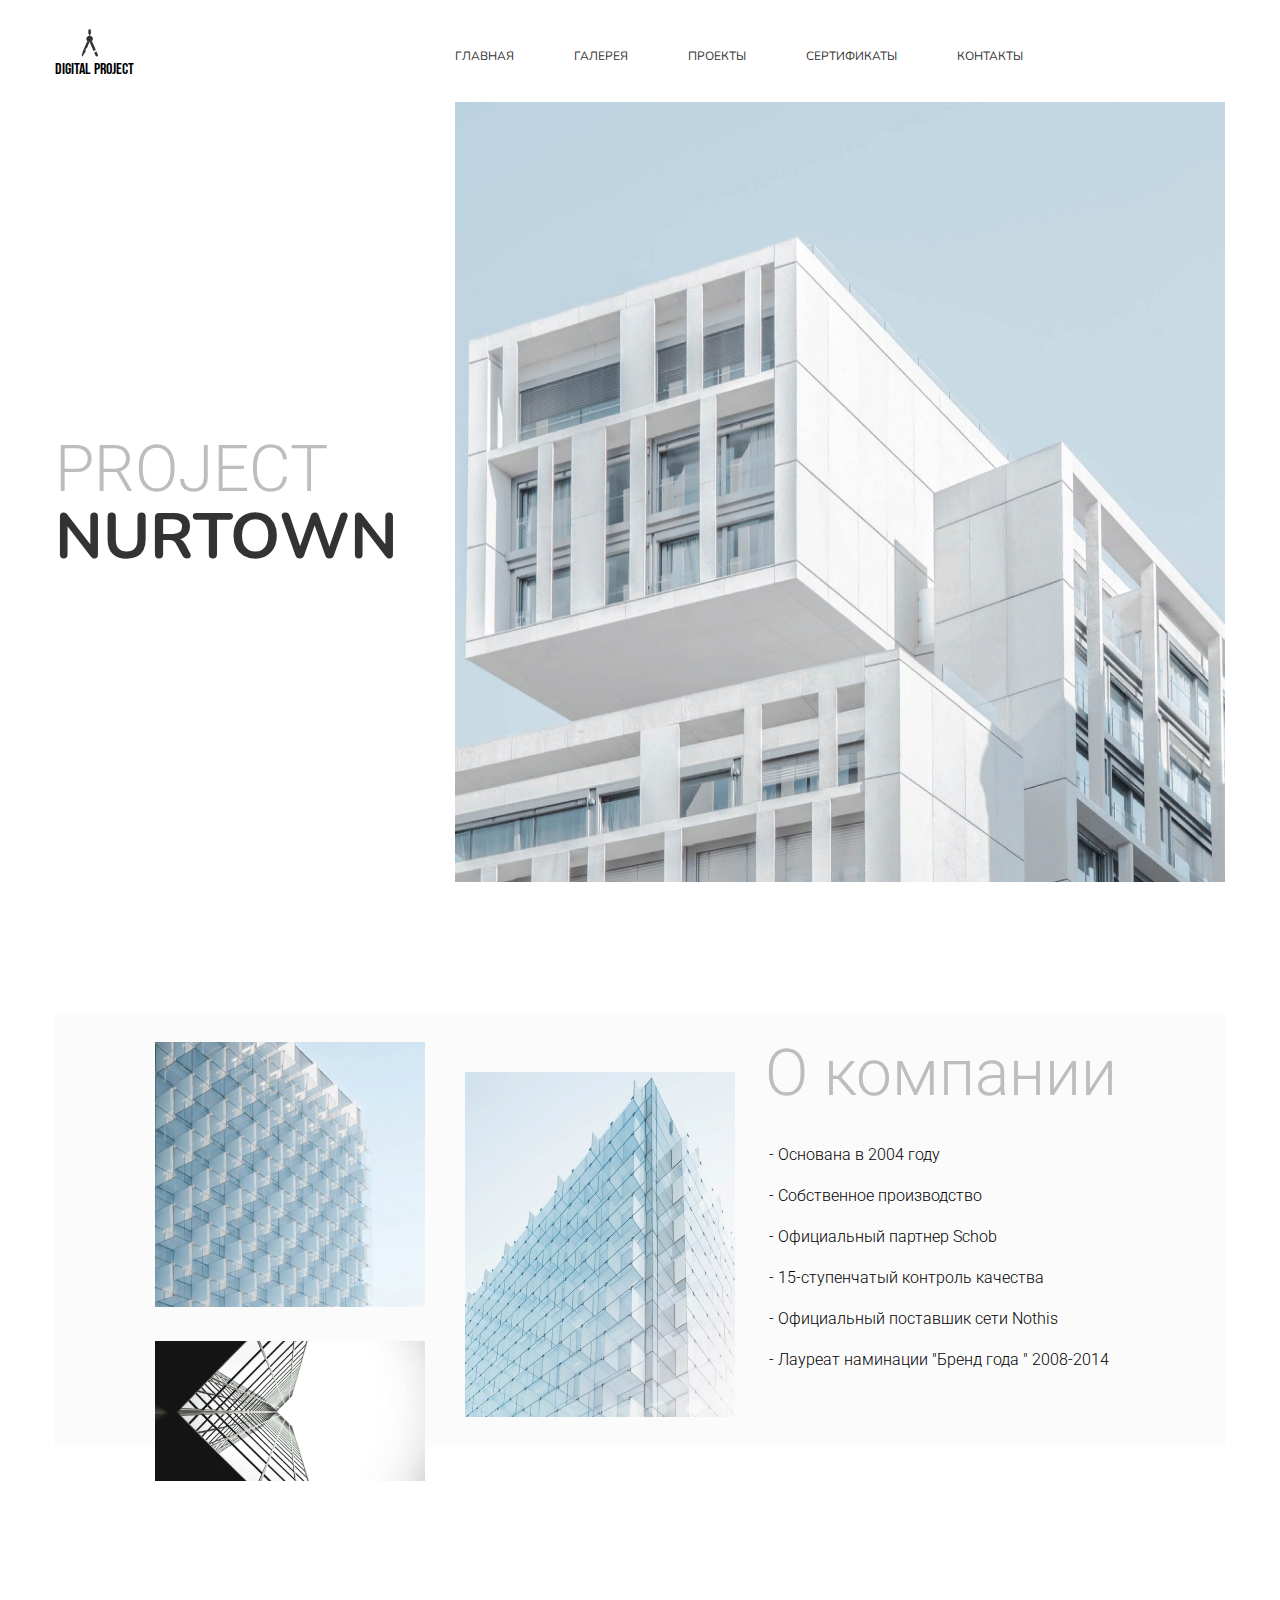
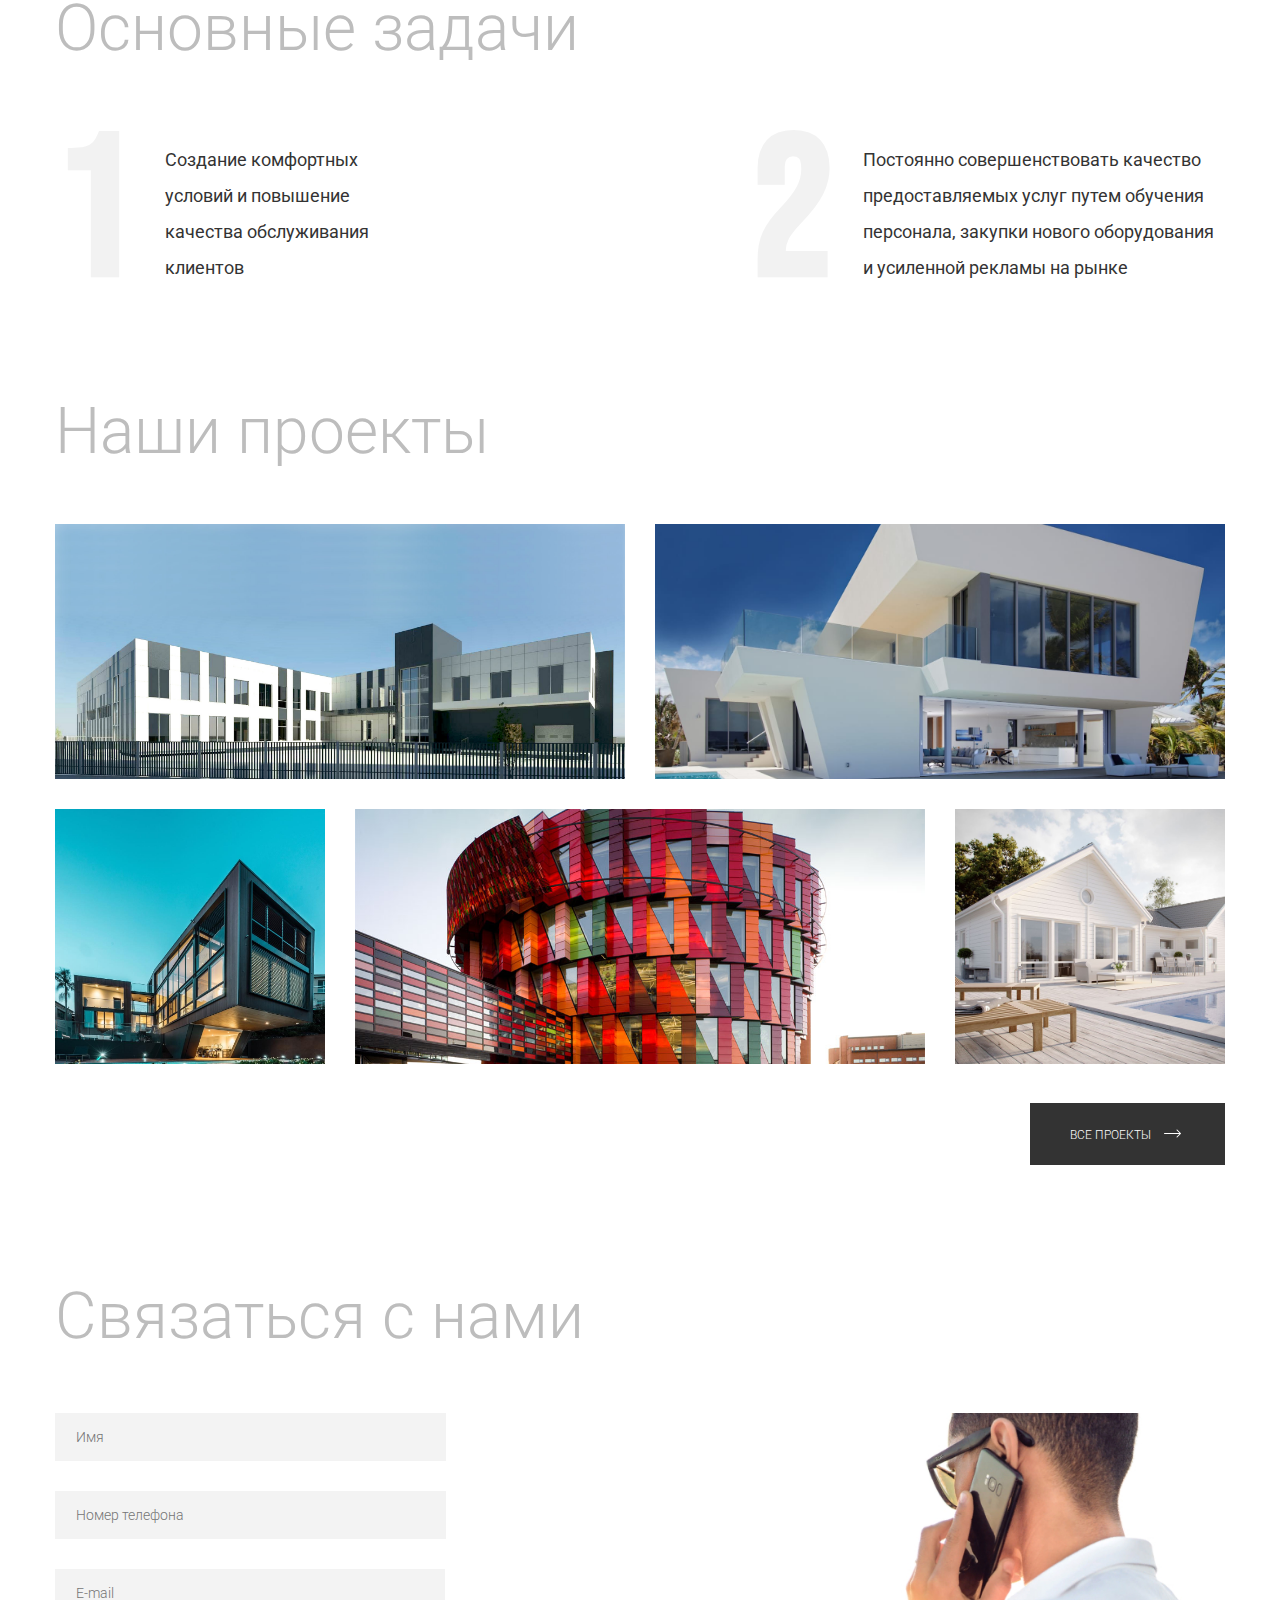
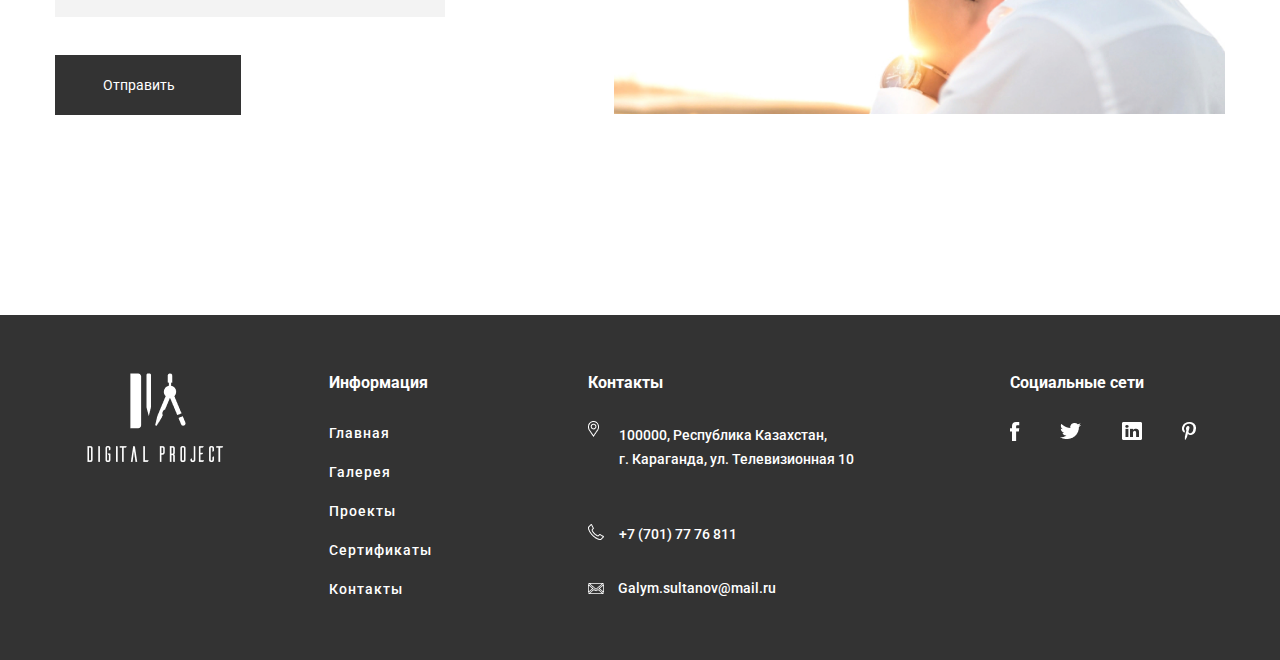
<file: digital progect/index.html>
<!DOCTYPE html>
<html lang="ru">
<head>
    <meta charset="UTF-8">
    <meta http-equiv="X-UA-Compatible" content="IE=edge">
    <meta name="viewport" content="width=device-width, initial-scale=1.0">
    <title>Digital</title>
    <link rel="stylesheet" href="../digital progect/css/main.css">
    <link rel="stylesheet" href="https://cdnjs.cloudflare.com/ajax/libs/font-awesome/5.15.2/css/all.min.css" integrity="sha512-HK5fgLBL+xu6dm/Ii3z4xhlSUyZgTT9tuc/hSrtw6uzJOvgRr2a9jyxxT1ely+B+xFAmJKVSTbpM/CuL7qxO8w==" crossorigin="anonymous" />
    <link href="https://fonts.googleapis.com/css2?family=Bebas+Neue&display=swap" rel="stylesheet">
    <link href="https://fonts.googleapis.com/css2?family=Nunito&display=swap" rel="stylesheet">
    <link href="https://fonts.googleapis.com/css2?family=Roboto:wght@100;300;400&display=swap" rel="stylesheet">
</head>
<body>
    <div class="container">
        <div class="head-nav" id="nav">
            <img class="logo" src="../digital progect/img/logo.svg" alt="">
            <p class="logo-text">digital project</p>
            <ul class="nav">
                <li class="nav-item"><a class="nav-a-item" href="../digital progect/index.html" target="_blank"> ГЛАВНАЯ</li></a>
                <li class="nav-item"><a class="nav-a-item" href="../digital progect/gallery.html" target="_blank"> ГАЛЕРЕЯ</li></a>
                <li class="nav-item"><a class="nav-a-item" href="../digital progect/project.html" target="_blank"> ПРОЕКТЫ</li></a>
                <li class="nav-item"><a class="nav-a-item" href="../digital progect/certificate.html" target="_blank"> СЕРТИФИКАТЫ</li></a>
                <li class="nav-item"><a class="nav-a-item" href="../digital progect/info.html" target="_blank"> КОНТАКТЫ</li></a>
            </ul>
        </div>
        <div class="main-project">
            <div class="project-text-block">
                <h2 class="project">PROJECT</h2>
                <h2 class="name-project">NURTOWN</h2>
            </div>
            <div class="main-img">
                <img class="main-home" src="../digital progect/img/home1.jpg">
            </div>
        </div>
        <div class="about-compaing">
            <div class="photos-compaing">
                <img class="photo1" src="../digital progect/img/photo1.jpg" alt="">
                <img class="photo2" src="../digital progect/img/photo2.jpg" alt="">
                <img class="photo3" src="../digital progect/img/photo3.jpg" alt="">
            </div>
            <div class="main-text">
                <h2 class="heading">О компании</h2>
                <div class="about-text">
                    <p>- Основана в 2004 году</p>
                    <p>- Собственное производство</p>
                    <p>- Официальный партнер Schob</p>
                    <p>- 15-ступенчатый контроль качества</p>
                    <p>- Официальный поставшик сети Nothis</p>
                    <p>- Лауреат наминации "Бренд года " 2008-2014</p>
                </div>
            </div>
        </div>
        <div class="tasks-block">
            <p class="main-task">Основные задачи</p>
            <div class="task1">
                <p class="number1">1</p>
                <p class="task1-text">Создание комфортных условий и повышение качества обслуживания клиентов</p>
            </div>
            <div class="task2">
                <p class="number1">2</p>
                <p class="task2-text">Постоянно совершенствовать качество предоставляемых услуг путем обучения персонала, закупки нового оборудования и усиленной рекламы на рынке</p>
            </div>
        </div>
        <div class="our-project-block">
            <p class="projects_text">Наши проекты</p>
            <div class="projects">
                <div class="first-projects-block">
                    <div class="project-block1">
                        <img class="project1" src="../digital progect/img/center.jpg" alt="">
                <p class="project-text1">ДОСУГОВЫЙ
                    ЦЕНТР</p>
                    <a class="project-text1-a" href="../digital progect/project1.html" target="_blank">Подробнее <img class="arrow-2-right" src="../digital progect/img/arrow-2-right.png" alt=""></a>        
                    </div>
                 
                 <div class="project-block1">
                        <img class="project1" src="../digital progect/img/project2.jpg" alt="">
                <p class="project-text1">ДОМ НА<br>
                     БЕРЕГУ МОРЯ</p>
                    <a class="project-text1-a" href="../digital progect/project5.html" target="_blank">Подробнее <img class="arrow-2-right" src="../digital progect/img/arrow-2-right.png" alt=""></a>        
                 </div>
                </div>
                <div class="second-projects-block">
             <div class="project-block2">
                    <img class="project1" src="../digital progect/img/home2.jpg" alt="">
                <p class="project-text2">ХАЙ - ТЕК <br> ДОМ</p>
                        <a class="project-text2-a" href="../digital progect/project6.html" target="_blank">Подробнее <img class="arrow-2-right" src="../digital progect/img/arrow-2-right.png" alt=""></a>        
                    </div>

                    <div class="project-block1">
                        <img class="project1" src="../digital progect/img/project3.jpg" alt="">
                <p class="project-text1">ОФИСНОЕ ЗДАНИЕ</p>
                    <a class="project-text1-a" href="../digital progect/project2.html" target="_blank">Подробнее <img class="arrow-2-right" src="../digital progect/img/arrow-2-right.png" alt=""></a>        
                    </div>

                    <div class="project-block2">
                        <img class="project1" src="../digital progect/img/каркасный.jpg" alt="">
                    <p class="project-text2">КАРКАСНЫЙ ДОМ</p>
                            <a class="project-text2-a" href="../digital progect/project3.html" target="_blank">Подробнее <img class="arrow-2-right" src="../digital progect/img/arrow-2-right.png" alt=""></a>        
                        </div>
                </div>
                        <a class="span-our-projects" href="../digital progect/project.html" target="_blank">ВСЕ ПРОЕКТЫ <img class="span-projects-img" src="../digital progect/img/arrow-2-right.png" alt=""></a>
            </div>
        </div>
                <div class="connect-block">
                    <p class="connect_us">Связаться с нами</p>
                    <img src="../digital progect/img/boy.jpg" alt="">
                    <div class="feedback">
                        <div class="name-block">
                            <input type="text" class="name" placeholder="Имя">
                        </div>
                        <div class="block-number">
                            <input type="text" class="name" placeholder="Номер телефона">
                        </div>
                        <div class="mail-block">
                            <input type="text" class="name" placeholder="E-mail">
                        </div>
                    </div>
                </div>
                <div class="wrapper">
                    <input type="checkbox" id="modal">
                    <label class="btn-send" for="modal">Отправить</label>
               
                <form action="" class="popup">
                    <div class="message-block">
                         <p class="message-wait">Ожидайте, наш оператор в скорем времени свяжется с вами</p>
                     </div>
                     <label class="close" for="modal"><img class="cross" src="../digital progect/img/close.png" alt=""></label>
                </form>
            </div>
    </div>  
            <footer class="footer">
                <div class="footer-info">
                    <div class="logo-foot">
                        <img class="logo_footer" src="../digital progect/img/logo_footer.png" alt="">
                    </div>  
                        <div class="info-block">
                            <p>Информация</p>
                            <a href="../digital progect/index.html" target="_blank">Главная</a>
                            <a href="../digital progect/gallery.html" target="_blank">Галерея</a>
                            <a href="../digital progect/project.html" target="_blank">Проекты</a>
                            <a href="../digital progect/certificate.html" target="_blank">Сертификаты</a>
                            <a href="../digital progect/info.html" target="_blank">Контакты</a>
                        </div>
                        <div class="contact-block">
                            <p class="contacts">Контакты</p>
                            <div class="place">
                                <img src="../digital progect/img/gps.png" alt="">
                                <p>100000, Республика  Казахстан, <br> 
                                    г. Караганда, ул. Телевизионная 10</p>
                            </div>
                            <div class="number-block">
                                <img src="../digital progect/img/phone.png" alt="">
                                <p>+7 (701) 77 76 811</p>
                            </div>
                            <div class="mail-block">
                                <img src="../digital progect/img/mail.png" alt="">
                                <p>Galym.sultanov@mail.ru</p>
                            </div>
                        </div>
                        <div class="network-block">
                            <p>Социальные сети</p>
                            <div class="networks">
                                <a href=""><img src="../digital progect/img/facebook.png" alt=""></a>
                                <a href=""><img src="../digital progect/img/twitter.png" alt=""></a>
                                <a href=""><img src="../digital progect/img/inst.png" alt=""></a>
                                <a href=""><img src="../digital progect/img/pininterest.png" alt=""></a>
                            </div>
                        </div>
                    </div>
            </footer>
</body>   
</html>
</file>
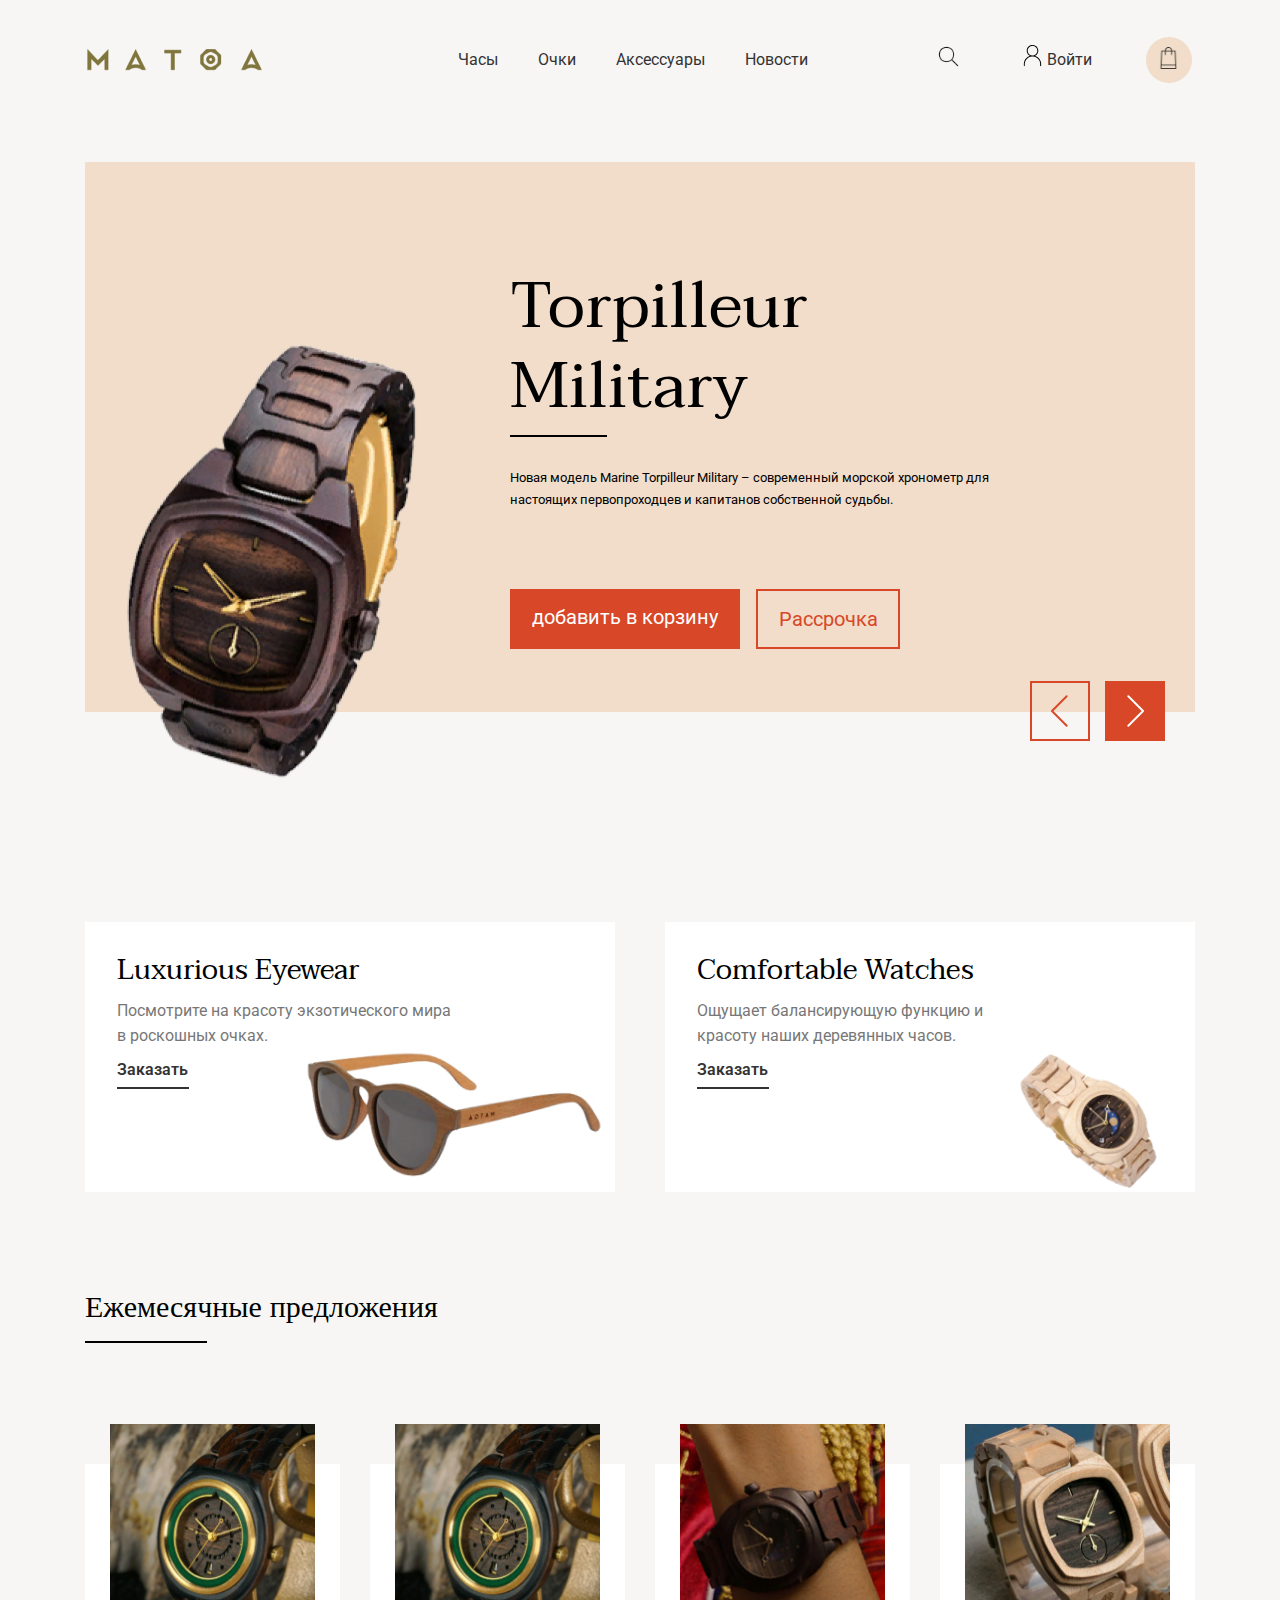
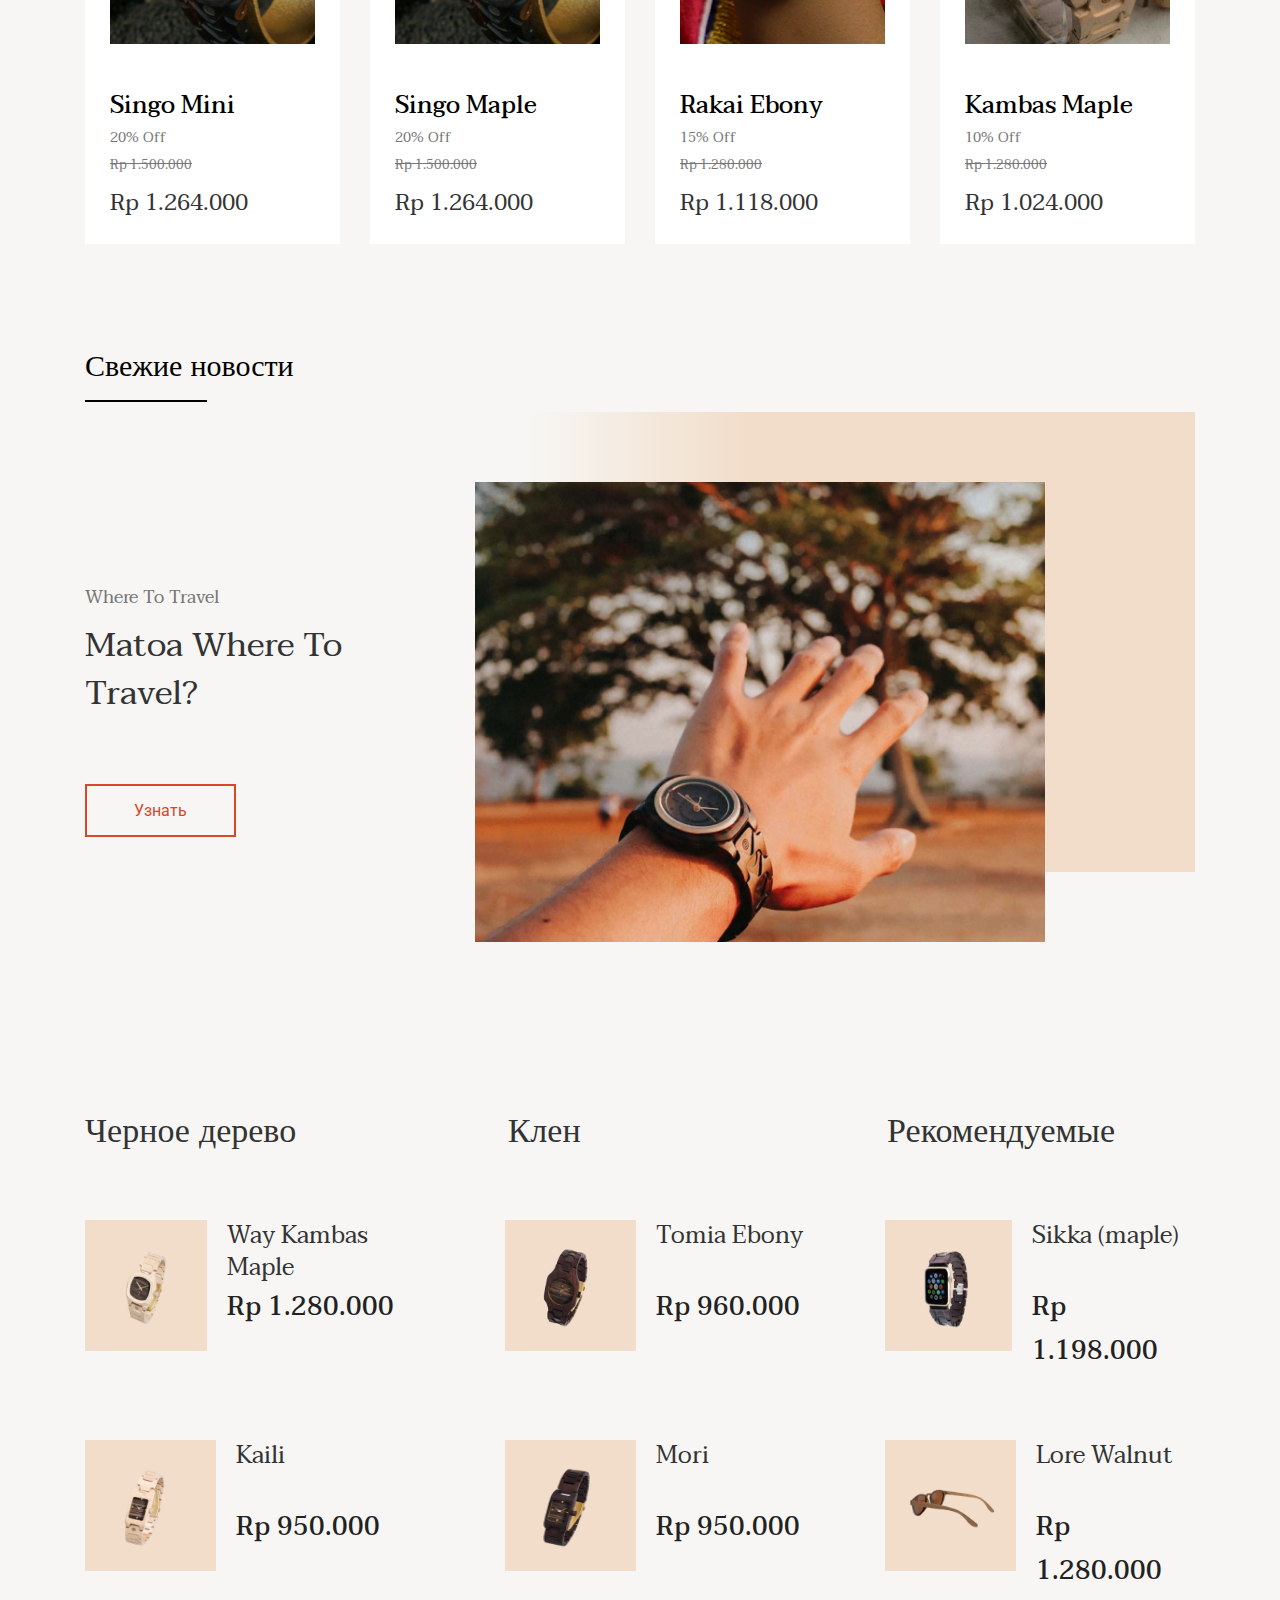
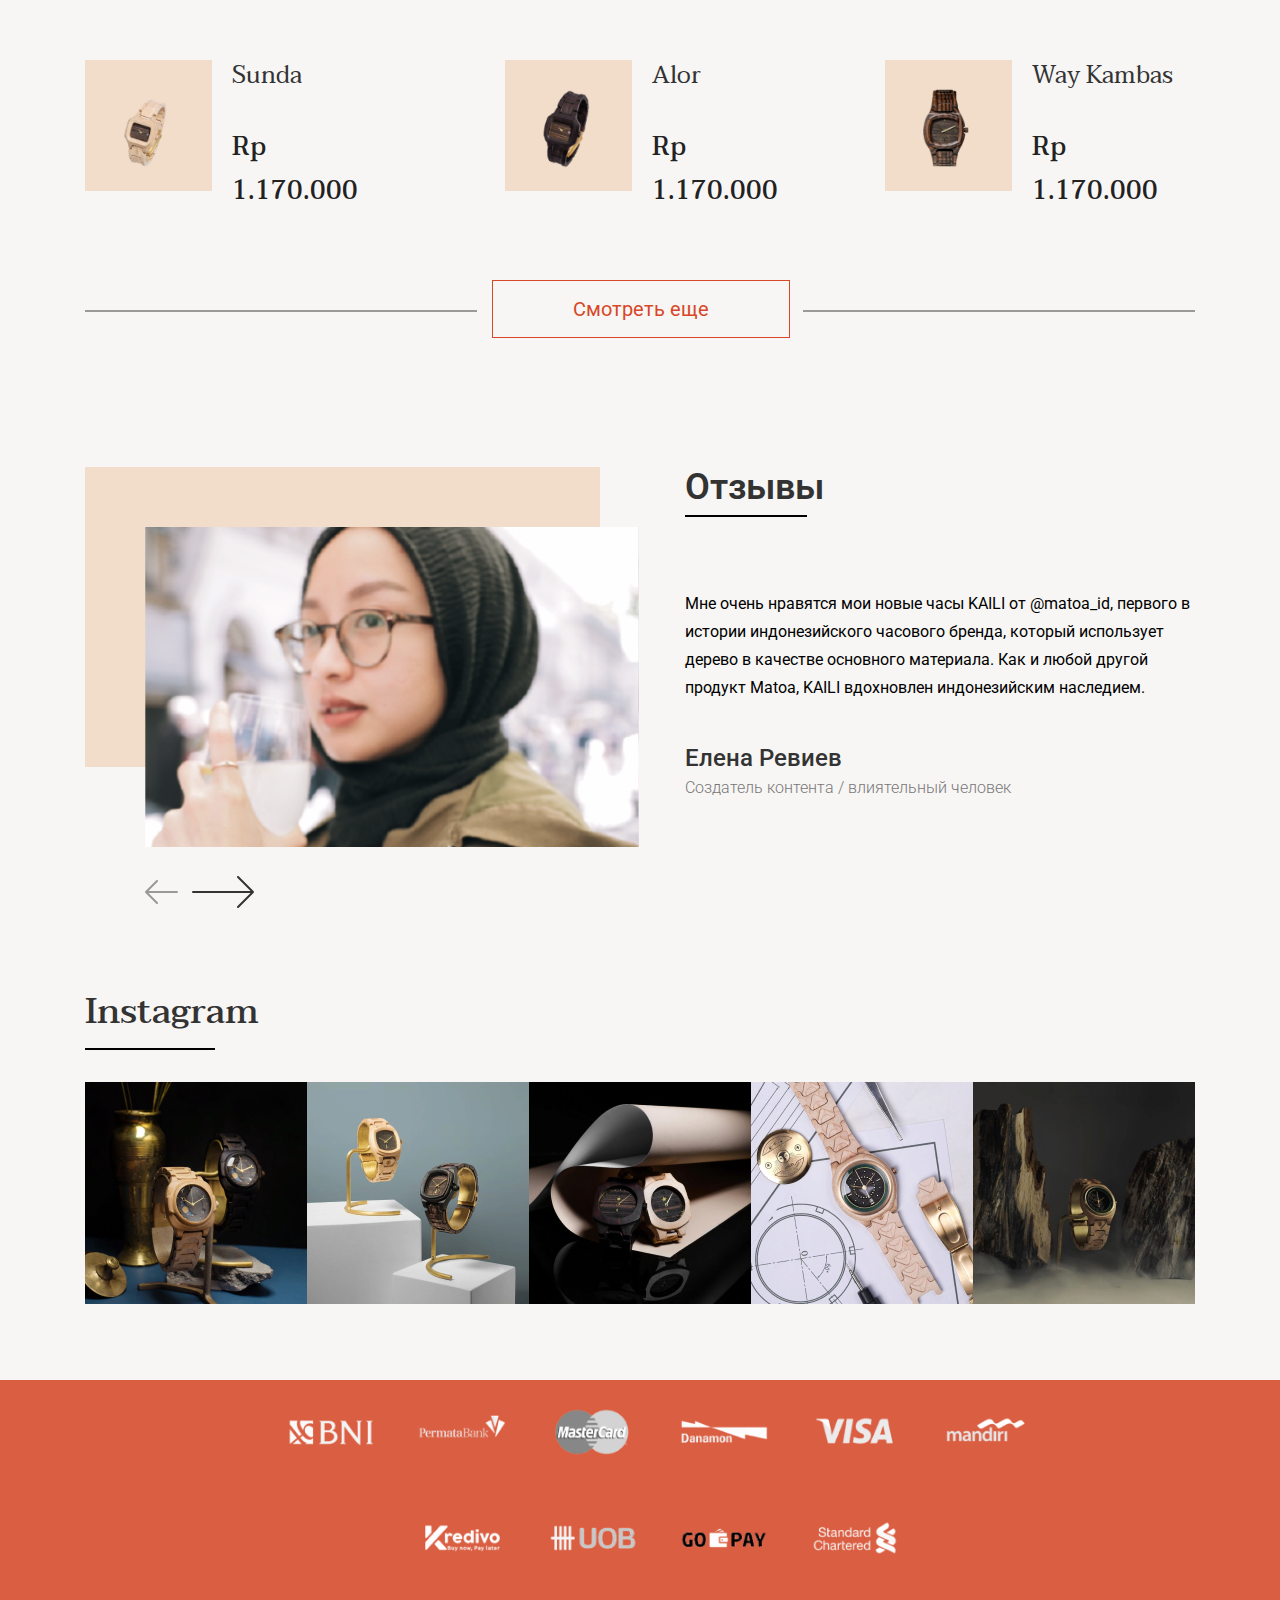
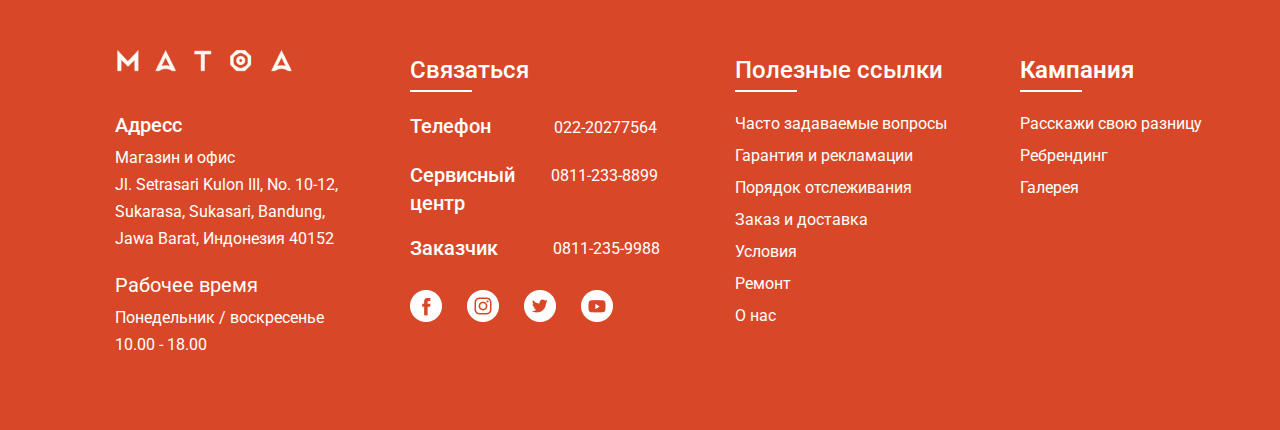
<file: matoa/index.html>
<!DOCTYPE html>
<html lang="en">
<head>
    <meta charset="UTF-8">
    <meta http-equiv="X-UA-Compatible" content="IE=edge">
    <meta name="viewport" content="width=device-width, initial-scale=1.0">
    <title>Matoa</title>
    <link rel="stylesheet" href="../matoa/css/style.css">
    <link href="https://fonts.googleapis.com/css2?family=Roboto:wght@400;500;700;900&display=swap" rel="stylesheet">
    <link rel="stylesheet" href="https://cdnjs.cloudflare.com/ajax/libs/font-awesome/5.15.2/css/all.min.css" integrity="sha512-HK5fgLBL+xu6dm/Ii3z4xhlSUyZgTT9tuc/hSrtw6uzJOvgRr2a9jyxxT1ely+B+xFAmJKVSTbpM/CuL7qxO8w==" crossorigin="anonymous" />
    <link href="https://fonts.googleapis.com/css2?family=Taviraj&display=swap" rel="stylesheet">
</head>
<body>
    <div class="container">
        <div class="header-top">
            <img class=logo-img src="../matoa/img/logo.png" alt="">
            <div class="nav">
                <ul>
                <li class="nav-item-list"><a class="nav-a-item" href="#">Часы</a></li>
                <li class="nav-item-list"><a class="nav-a-item" href="#">Очки</a></li>
                <li class="nav-item-list"><a class="nav-a-item" href="#">Аксессуары</a></li>
                <li class="nav-item-list"><a class="nav-a-item" href="#">Новости</a></li>
                <li class="nav-item-list"><a href="#"><img class="search" src="../matoa/img/search.png" alt=""></a></li>
                <li class="nav-item-list"><a href="#"><img class="user-img" src="../matoa/img/user.png" alt=""></a></li>
                <li class="nav-item-list"><a class="nav-a-item" href="#">Войти</a></li>
                <div class="car-block">
                <a href="#"><img class="cart-img" src="../matoa/img/cart.png" alt=""></a>
                </div>
                </ul>
            </div>
        </div>
        <div class="header">
           <img class="clock" src="../matoa/img/main_clock.png" alt="">
           <div class="main-text">
               <div class="heading">
                 Torpilleur <br> Military
               </div>
               <hr class="line-after-heading">
               <div class="content-text">
                   <p class="content">Новая модель Marine Torpilleur Military – современный морской хронометр для настоящих первопроходцев и капитанов собственной судьбы.</p>
               </div>
               <div class="buttons">
               <div class="red-btn">
                    <p class="add"><a href="#">добавить в корзину</a></p>
                </div>
                <div class="secon-btn">
                    <p><a class="installment" href="#">Рассрочка</a></p>
                </div>
                </div>
           </div>
        </div>
        <div class="right-btn">
            <a href="#"><img class="right-img" src="../matoa/img/right.svg" alt=""></a>
        </div>
        <div class="left-btn">
            <a href="#"><img class="left-img" src="../matoa/img/left.svg" alt=""></a>
        </div>
        <section class="products">
            <div class="glasses-block">
                <div class="about_glasses">
                    <p class="heading-second">Luxurious Eyewear</p>
                    <p class="info">Посмотрите на красоту экзотического мира в роскошных очках.</p>
                    <a class="descover" href="#">Заказать</a>
                    <hr class="line-after-discover">
                    <img class="glasses" src="../matoa/img/glasses.jpg" alt="">
                </div>
            </div>

            <div class="clock-block">
                <div class="about_glasses">
                    <p class="heading-second">Comfortable Watches</p>
                    <p class="info">Ощущает балансирующую функцию и красоту наших деревянных часов.</p>
                    <a class="descover" href="#">Заказать</a>
                    <hr class="line-after-discover">
                    <img class="second-clock" src="../matoa/img/clock.png" alt="">
                </div>
            </div>
            <p class="Monthly-Deals">Ежемесячные предложения</p>
            <hr class="line-after-deals">
        <div class="clocks-deal">
            <div class="deal">
                <img class="deal-clock" src="../matoa/img/deal-clock2.png" alt="">
                <a class="name-deal-a" href="#"><p class='name-deal'>Singo Mini</p></a>
                <p class="discount">20% Off</p>
                <p class="old-price">Rp 1.500.000</p>
                <p class="new-price">Rp 1.264.000</p>
            </div>

            <div class="deal">
                <img class="deal-clock" src="../matoa/img/deal-clock2.png" alt="">
                <a class="name-deal-a" href="#"><p class='name-deal'>Singo Maple</p></a>
                <p class="discount">20% Off</p>
                <p class="old-price">Rp 1.500.000</p>
                <p class="new-price">Rp 1.264.000</p>
            </div>

            <div class="deal">
                <img class="deal-clock" src="../matoa/img/deal-clock3.png" alt="">
                <a class="name-deal-a" href="#"><p class='name-deal'>Rakai Ebony</p></a>
                <p class="discount">15% Off</p>
                <p class="old-price">Rp 1.280.000</p>
                <p class="new-price">Rp 1.118.000</p>
            </div>

            <div class="deal">
                <img class="deal-clock" src="../matoa/img/deal-clock4.png" alt="">
                <a class="name-deal-a" href="#"><p class='name-deal'>Kambas Maple</p></a>
                <p class="discount">10% Off</p>
                <p class="old-price">Rp 1.280.000</p>
                <p class="new-price">Rp 1.024.000</p>
            </div>
        </div>
        <p class="Monthly-Deals">Свежие новости</p>
        <hr class='line-after-news'>
        <div class="news_block">
            <div class="recent-text-block">
                <p class="where_travel">Where To Travel</p>
                <p class="place">Matoa Where To Travel?</p>
                <a class="btn_discover" href="#">Узнать</a>     
            </div>
            <img class="hand" src="../matoa/img/hand.jpg" alt="">
        </div>
        <div class="main-products">
            <ul>
                <li class="materials">Черное дерево</li>
                <li class="materials">Клен</li>
                <li class="materials">Рекомендуемые</li>
            </ul>

            <div class="product">
                <div class="back_img">
                    <a href="#"><img class="clock1" src="../matoa/img/clock1.png" alt=""></a> 
                </div>
            <div class="inform">
                <p class="name-clock">Way Kambas Maple</p>                
                <p class="price-clock">Rp 1.280.000</p>
            </div>
            </div>

            <div class="product2">
                <div class="back_img">
                    <a href="#"><img class="clock1" src="../matoa/img/clock2.png" alt=""></a> 
                </div>
            <div class="inform">
                <p class="name-clock">Tomia Ebony</p>                
                <p class="price-clock">Rp 960.000</p>
            </div>
            </div>

            <div class="product3">
                <div class="back_img">
                    <a href="#"><img class="clock1" src="../matoa/img/clock3.png" alt=""></a> 
                </div>
            <div class="inform">
                <p class="name-clock">Sikka (maple)</p>                
                <p class="price-clock">Rp 1.198.000</p>
            </div>
            </div>

            <div class="product">
                <div class="back_img">
                    <a href="#"><img class="clock1" src="../matoa/img/clock4.png" alt=""></a> 
                </div>
            <div class="inform">
                <p class="name-clock">Kaili</p>                
                <p class="price-clock">Rp 950.000</p>
            </div>
            </div>

            <div class="product2">
                <div class="back_img">
                    <a href="#"><img class="clock1" src="../matoa/img/clock5.png" alt=""></a> 
                </div>
            <div class="inform">
                <p class="name-clock">Mori</p>                
                <p class="price-clock">Rp 950.000</p>
            </div>
            </div>

            <div class="product3">
                <div class="back_img">
                    <a href="#"><img class="glasses1" src="../matoa/img/glasses6.png" alt=""></a> 
                </div>
            <div class="inform">
                <p class="name-clock">Lore Walnut</p>                
                <p class="price-clock">Rp 1.280.000</p>
            </div>
            </div>

            <div class="product">
                <div class="back_img">
                    <a href="#"><img class="clock1" src="../matoa/img/clock7png.png" alt=""></a> 
                </div>
            <div class="inform">
                <p class="name-clock">Sunda</p>                
                <p class="price-clock">Rp 1.170.000</p>
            </div>
            </div>

            <div class="product2">
                <div class="back_img">
                    <a href="#"><img class="clock1" src="../matoa/img/clock8.png" alt=""></a> 
                </div>
            <div class="inform">
                <p class="name-clock">Alor</p>                
                <p class="price-clock">Rp 1.170.000</p>
            </div>
            </div>

            <div class="product3">
                <div class="back_img">
                    <a href="#"><img class="clock1" src="../matoa/img/clock9.png" alt=""></a> 
                </div>
            <div class="inform">
                <p class="name-clock">Way Kambas</p>                
                <p class="price-clock">Rp 1.170.000</p>
            </div>
            </div>
            <hr class="line-after-clocks">
            <a class="see_more_btn" href="#">Смотреть еще</a>
            <hr class="line-after-clocks2">
    </div>          
        </section>
        <div class="review">
            <div class="back-color">
                <img class="girl-img" src="../matoa/img/girl.svg" alt="">
            <div class="arrows">
                <a class="left-arrow-img" href="#"><img src="../matoa/img/arrow-left.svg" alt=""></a>
                <a class="right-arrow-img"  href="#"><img src="../matoa/img/arrow-right.svg" alt=""></a>
            </div>
            </div>
            <div class="revimatoa">
                <div class="heading-review">
                   <p>Отзывы</p>
                   <hr class="line-after-review">
                </div>
                <div class="main-review-block">
                    <p class="main-review">Мне очень нравятся мои новые часы KAILI от @matoa_id, первого в истории индонезийского часового бренда, который использует дерево в качестве основного материала. Как и любой другой продукт Matoa, KAILI вдохновлен индонезийским наследием.</p>
                    <p class="user1">Елена Ревиев</p>
                    <p class="Creator">Создатель контента / влиятельный человек</p>
                </div>               
            </div>            
        </div>
            <div class="inst-images">
                <p><a class="inst-text" href="#"> Instagram</a></p>
                <hr class="line-after-inst-text">
                <div class="images">
                    <img class="img-inst" src="../matoa/img/img1.png" alt="">
                    <img class="img-inst" src="../matoa/img/img2.png" alt="">
                    <img class="img-inst" src="../matoa/img/img3.png" alt="">
                    <img class="img-inst" src="../matoa/img/img4.png" alt="">
                    <img class="img-inst" src="../matoa/img/img5.png" alt="">
                </div>
            </div>
    </div>
    <footer class="footer">
        <div class="first-block">
            <div class="sponsors-block">
                <a href="#"><img  class="sponsor-img" src="../matoa/img/sponsor1.png" alt=""></a>
                <a href="#"><img  class="sponsor-img" src="../matoa/img/sponsor2.png" alt=""></a>
                <a href="#"><img  class="sponsor-img" src="../matoa/img/sponsor3.png" alt=""></a>
                <a href="#"><img  class="sponsor-img" src="../matoa/img/sponsor4.png" alt=""></a>
                <a href="#"><img  class="sponsor-img" src="../matoa/img/sponsor5.png" alt=""></a>
                <a href="#"><img  class="sponsor-img" src="../matoa/img/sponsor6.png" alt=""></a>
                <a href="#"><img  class="sponsor-img" src="../matoa/img/sponsor7.png" alt=""></a>
                <a href="#"><img  class="sponsor-img" src="../matoa/img/sponsor8.png" alt=""></a>
                <a href="#"><img  class="sponsor-img" src="../matoa/img/sponsor9.png" alt=""></a>
                <a href="#"><img  class="sponsor-img" src="../matoa/img/sponsor10.png" alt=""></a>
            </div>
        </div>
        <div class="second-block">
            <div class="matoa-block">
                <img class="matoa-img"  src="../matoa/img/matoa.png" alt="">
                <p class="adress">Адресс</p>
                <p class="adress-text">Магазин и офис <br>
                    Jl. Setrasari Kulon III, No. 10-12, Sukarasa, Sukasari, Bandung,<br> Jawa Barat, Индонезия 40152</p>
                    <p class="hour">Рабочее время</p>
                    <p class="time">Понедельник / воскресенье <br>
                        10.00 - 18.00</p>
            </div>
            <div class="Get_in_touch_block">
                <p class="touch">Связаться</p>
                <hr class="line-after-touch">
                <div class="phone-block">
                    <p class="phone-text">Телефон</p> 
                    <p class="number1">022-20277564</p>
                </div>
                <div class="service-block">
                    <p class="service-text">Сервисный <br> центр</p>
                    <p class="number2">0811-233-8899</p>
                </div>
                <div class="customer-block">
                    <p class="Customer-text">Заказчик</p>
                    <p class="number3">0811-235-9988</p>
                </div>
                <div class="networks">
                <ul class="sponsors-list">
                    <li class="sponsor-item"><a class="sponsor" href="#"><img src="../matoa/img/facebook.png" alt=""></a></li>
                    <li class="sponsor-item"><a class="sponsor" href="#"><img src="../matoa/img/inst.png" alt=""></a></li>
                    <li class="sponsor-item"><a class="sponsor" href="#"><img src="../matoa/img/teleg.png" alt=""></a></li>
                    <li class="sponsor-item"><a class="sponsor" href="#"><img src="../matoa/img/Youtube.png" alt=""></a></li>
                </ul>
                </div>
            </div>
                <div class="links-block">
                    <p class="Useful-Link">Полезные ссылки</p>
                    <hr class="line-after-touch">
                    <div class="links">
                        <a class="link-text" href="#">Часто задаваемые вопросы</a>
                        <a class="link-text" href="#">Гарантия и рекламации</a>
                        <a class="link-text" href="#">Порядок отслеживания</a>
                        <a class="link-text" href="#">Заказ и доставка</a> <br>
                        <a class="link-text" href="#">Условия</a> <br>
                        <a class="link-text" href="#">Ремонт</a> <br>
                        <a class="link-text" href="#">О нас</a>
                    </div>
                </div>
                    <div class="Campaing-block">
                        <p class="compaing">Кампания</p>
                        <hr class="line-after-touch">
                        <div class="compaing-text-block">
                            <a class="compaing-item" href="">Расскажи свою разницу</p></a>
                            <a class="compaing-item" href="">Ребрендинг</p></a>
                            <a class="compaing-item" href="">Галерея</p></a>
                        </div>
                    </div>
        </div>
    </footer>
</body>
</html>
</file>
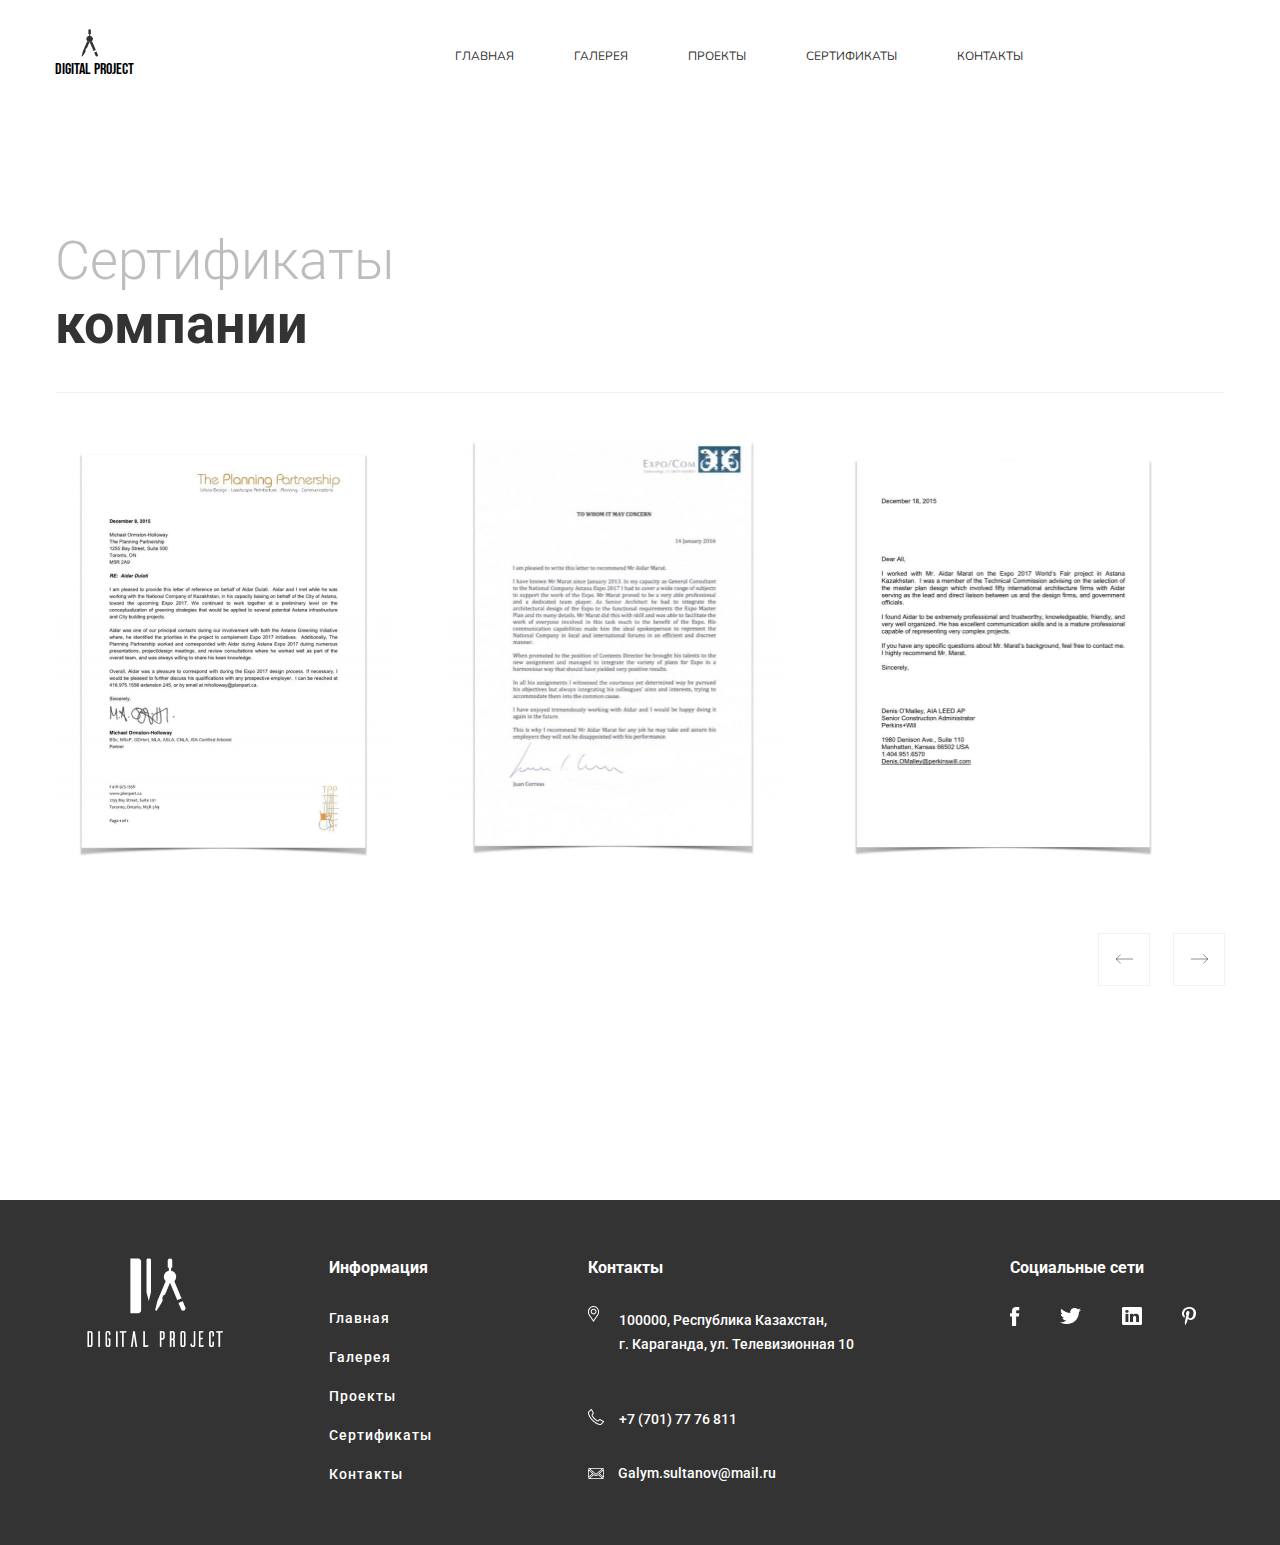
<file: digital progect/certificate.html>
<!DOCTYPE html>
<html lang="en">
<head>
    <meta charset="UTF-8">
    <meta http-equiv="X-UA-Compatible" content="IE=edge">
    <meta name="viewport" content="width=device-width, initial-scale=1.0">
    <title>сертификаты компании</title>
    <link rel="stylesheet" href="../digital progect/css/certificate.css">
    <link rel="stylesheet" href="https://cdnjs.cloudflare.com/ajax/libs/font-awesome/5.15.2/css/all.min.css" integrity="sha512-HK5fgLBL+xu6dm/Ii3z4xhlSUyZgTT9tuc/hSrtw6uzJOvgRr2a9jyxxT1ely+B+xFAmJKVSTbpM/CuL7qxO8w==" crossorigin="anonymous" />
    <link href="https://fonts.googleapis.com/css2?family=Bebas+Neue&display=swap" rel="stylesheet">
    <link href="https://fonts.googleapis.com/css2?family=Nunito&display=swap" rel="stylesheet">
    <link href="https://fonts.googleapis.com/css2?family=Roboto:wght@100;300;400&display=swap" rel="stylesheet">
</head>
<body>
    <div class="container">
        <div class="head-nav" id="">
            <img class="logo" src="../digital progect/img/logo.svg" alt="">
            <p class="logo-text">digital project</p>
            <ul class="nav">
                <li class="nav-item"><a class="nav-a-item" href="../digital progect/index.html" target="_blank"> ГЛАВНАЯ</li></a>
                <li class="nav-item"><a class="nav-a-item" href="../digital progect/gallery.html" target="_blank"> ГАЛЕРЕЯ</li></a>
                <li class="nav-item"><a class="nav-a-item" href="../digital progect/project.html" target="_blank"> ПРОЕКТЫ</li></a>
                <li class="nav-item"><a class="nav-a-item" href="../digital progect/certificate.html" target="_blank"> СЕРТИФИКАТЫ</li></a>
                <li class="nav-item"><a class="nav-a-item" href="../digital progect/info.html" target="_blank"> КОНТАКТЫ</li></a>
            </ul>
        </div>
        <h1 class="gallery-text">Сертификаты<br><span class="photos-text">компании</span></h1>
        <hr class="line-after-photos">
        <div class="projects-block">  
            <div class="project1">
             <div class="slider-line">
                <div class="slide">
                <img src="../digital progect/img/сертиф1.jpg" alt="">  
                <img src="../digital progect/img/сертиф2.jpg" alt=""> 
                <img src="../digital progect/img/сертиф3.jpg" alt="">   
                <img src="../digital progect/img/сертиф4.jpg" alt="">         
                </div>
            </div>  
            </div>
            <button class="slider-prev">
                <img src="../digital progect/img/arrow-right.svg" alt="">
            </button>
            <button class="slider-next">
                <img src="../digital progect/img/arrow-right.svg" alt="">
            </button>
    </div>  
    </div>  
            <footer class="footer">
                <div class="footer-info">
                    <div class="logo-foot">
                        <img class="logo_footer" src="../digital progect/img/logo_footer.png" alt="">
                    </div>  
                        <div class="info-block">
                            <p>Информация</p>
                            <a href="../digital progect/index.html" target="_blank">Главная</a>
                            <a href="../digital progect/gallery.html" target="_blank">Галерея</a>
                            <a href="../digital progect/project.html" target="_blank">Проекты</a>
                            <a href="../digital progect/certificate.html" target="_blank">Сертификаты</a>
                            <a href="../digital progect/info.html" target="_blank">Контакты</a>
                        </div>
                        <div class="contact-block">
                            <p class="contacts">Контакты</p>
                            <div class="place">
                                <img src="../digital progect/img/gps.png" alt="">
                                <p>100000, Республика  Казахстан, <br> 
                                    г. Караганда, ул. Телевизионная 10</p>
                            </div>
                            <div class="number-block">
                                <img src="../digital progect/img/phone.png" alt="">
                                <p>+7 (701) 77 76 811</p>
                            </div>
                            <div class="mail-block">
                                <img src="../digital progect/img/mail.png" alt="">
                                <p>Galym.sultanov@mail.ru</p>
                            </div>
                        </div>
                        <div class="network-block">
                            <p>Социальные сети</p>
                            <div class="networks">
                                <a href=""><img src="../digital progect/img/facebook.png" alt=""></a>
                                <a href=""><img src="../digital progect/img/twitter.png" alt=""></a>
                                <a href=""><img src="../digital progect/img/inst.png" alt=""></a>
                                <a href=""><img src="../digital progect/img/pininterest.png" alt=""></a>
                            </div>
                        </div>
                    </div>
            </footer>
    <script src="../digital progect/script2.js"></script>
</body>
</html>
</file>
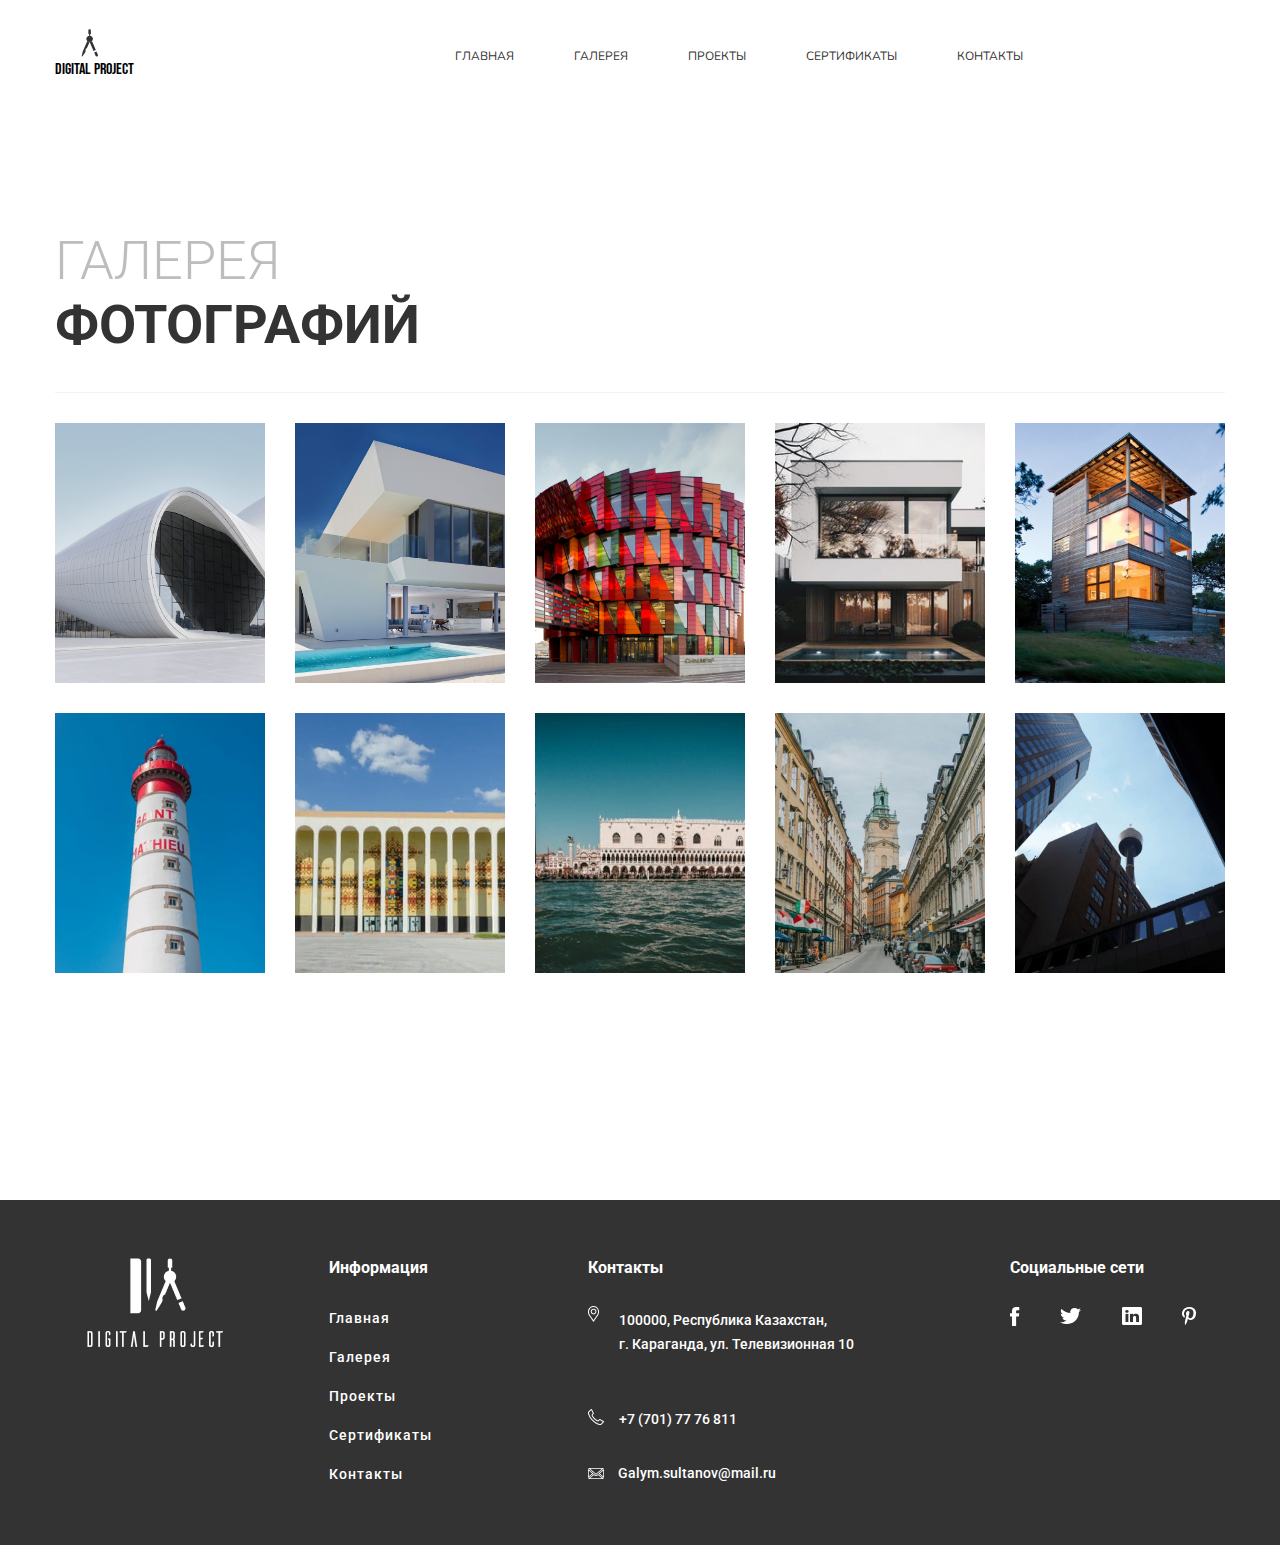
<file: digital progect/gallery.html>
<!DOCTYPE html>
<html lang="en">
<head>
    <meta charset="UTF-8">
    <meta http-equiv="X-UA-Compatible" content="IE=edge">
    <meta name="viewport" content="width=device-width, initial-scale=1.0">
    <title>Digital gallery</title>
    <link rel="stylesheet" href="../digital progect/css/gallery.css">
    <link rel="stylesheet" href="https://cdnjs.cloudflare.com/ajax/libs/font-awesome/5.15.2/css/all.min.css" integrity="sha512-HK5fgLBL+xu6dm/Ii3z4xhlSUyZgTT9tuc/hSrtw6uzJOvgRr2a9jyxxT1ely+B+xFAmJKVSTbpM/CuL7qxO8w==" crossorigin="anonymous" />
    <link href="https://fonts.googleapis.com/css2?family=Bebas+Neue&display=swap" rel="stylesheet">
    <link href="https://fonts.googleapis.com/css2?family=Nunito&display=swap" rel="stylesheet">
    <link href="https://fonts.googleapis.com/css2?family=Roboto:wght@100;300;400&display=swap" rel="stylesheet">
</head>
<body>
    <div class="container">
        <div class="head-nav" id="">
            <img class="logo" src="../digital progect/img/logo.svg" alt="">
            <p class="logo-text">digital project</p>
            <ul class="nav">
                <li class="nav-item"><a class="nav-a-item" href="../digital progect/index.html" target="_blank"> ГЛАВНАЯ</li></a>
                <li class="nav-item"><a class="nav-a-item" href="../digital progect/gallery.html" target="_blank" id="gallery"> ГАЛЕРЕЯ</li></a>
                <li class="nav-item"><a class="nav-a-item" href="../digital progect/project.html" target="_blank"> ПРОЕКТЫ</li></a>
                <li class="nav-item"><a class="nav-a-item" href="../digital progect/certificate.html" target="_blank"> СЕРТИФИКАТЫ</li></a>
                <li class="nav-item"><a class="nav-a-item" href="../digital progect/info.html" target="_blank"> КОНТАКТЫ</li></a>
            </ul>
        </div>
        <h1 class="gallery-text">ГАЛЕРЕЯ<br><span class="photos-text">ФОТОГРАФИЙ</span></h1>
        <hr class="line-after-photos">
        <div class="gallery-block">
            <div class="gallery1">
            <div class="project-block1">
                <img class="project1" src="../digital progect/img/heyder.jpg" alt="">
                <p class="project-text1">Описание или пояснение к изображению.</p>        
            </div>

            <div class="project-block1">
                <img class="project1" src="../digital progect/img/project2.jpg" alt="">
                <p class="project-text1">Описание или пояснение к изображению.</p>        
            </div>

            <div class="project-block1">
                <img class="project1" src="../digital progect/img/project3.jpg" alt="">
                <p class="project-text1">Описание или пояснение к изображению.</p>        
            </div>

            <div class="project-block1">
                <img class="project1" src="../digital progect/img/project4.jpg" alt="">
                <p class="project-text1">Описание или пояснение к изображению.</p>        
            </div>
            
            <div class="project-block1">
                <img class="project1" src="../digital progect/img/project5.jpg" alt="">
                <p class="project-text1">Описание или пояснение к изображению.</p>        
            </div>
        </div>

            <div class="gallery2">
            <div class="project-block1">
                <img class="project1" src="../digital progect/img/project10.jpg" alt="">
                <p class="project-text1">Описание или пояснение к изображению.</p>        
            </div>

            <div class="project-block1">
                <img class="project1" src="../digital progect/img/project6.jpg" alt="">
                <p class="project-text1">Описание или пояснение к изображению.</p>        
            </div>

            <div class="project-block1">
                <img class="project1" src="../digital progect/img/project7.jpg" alt="">
                <p class="project-text1">Описание или пояснение к изображению.</p>        
            </div>

            <div class="project-block1">
                <img class="project1" src="../digital progect/img/project8.jpg" alt="">
                <p class="project-text1">Описание или пояснение к изображению.</p>        
            </div>

            <div class="project-block1">
                <img class="project1" src="../digital progect/img/project9.jpg" alt="">
                <p class="project-text1">Описание или пояснение к изображению.</p>        
            </div>
            </div>
        </div>
    </div>
    <footer class="footer">
        <div class="footer-info">
            <div class="logo-foot">
                <img class="logo_footer" src="../digital progect/img/logo_footer.png" alt="">
            </div>  
                <div class="info-block">
                    <p>Информация</p>
                    <a href="../digital progect/index.html" target="_blank">Главная</a>
                            <a href="../digital progect/gallery.html" target="_blank">Галерея</a>
                            <a href="../digital progect/project.html" target="_blank">Проекты</a>
                            <a href="../digital progect/certificate.html" target="_blank">Сертификаты</a>
                            <a href="../digital progect/info.html" target="_blank">Контакты</a>
                </div>
                <div class="contact-block">
                    <p class="contacts">Контакты</p>
                    <div class="place">
                        <img src="../digital progect/img/gps.png" alt="">
                        <p>100000, Республика  Казахстан, <br> 
                            г. Караганда, ул. Телевизионная 10</p>
                    </div>
                    <div class="number-block">
                        <img src="../digital progect/img/phone.png" alt="">
                        <p>+7 (701) 77 76 811</p>
                    </div>
                    <div class="mail-block">
                        <img src="../digital progect/img/mail.png" alt="">
                        <p>Galym.sultanov@mail.ru</p>
                    </div>
                </div>
                <div class="network-block">
                    <p>Социальные сети</p>
                    <div class="networks">
                        <a href=""><img src="../digital progect/img/facebook.png" alt=""></a>
                        <a href=""><img src="../digital progect/img/twitter.png" alt=""></a>
                        <a href=""><img src="../digital progect/img/inst.png" alt=""></a>
                        <a href=""><img src="../digital progect/img/pininterest.png" alt=""></a>
                    </div>
                </div>
            </div>
    </footer>
</body>
</html>
</file>
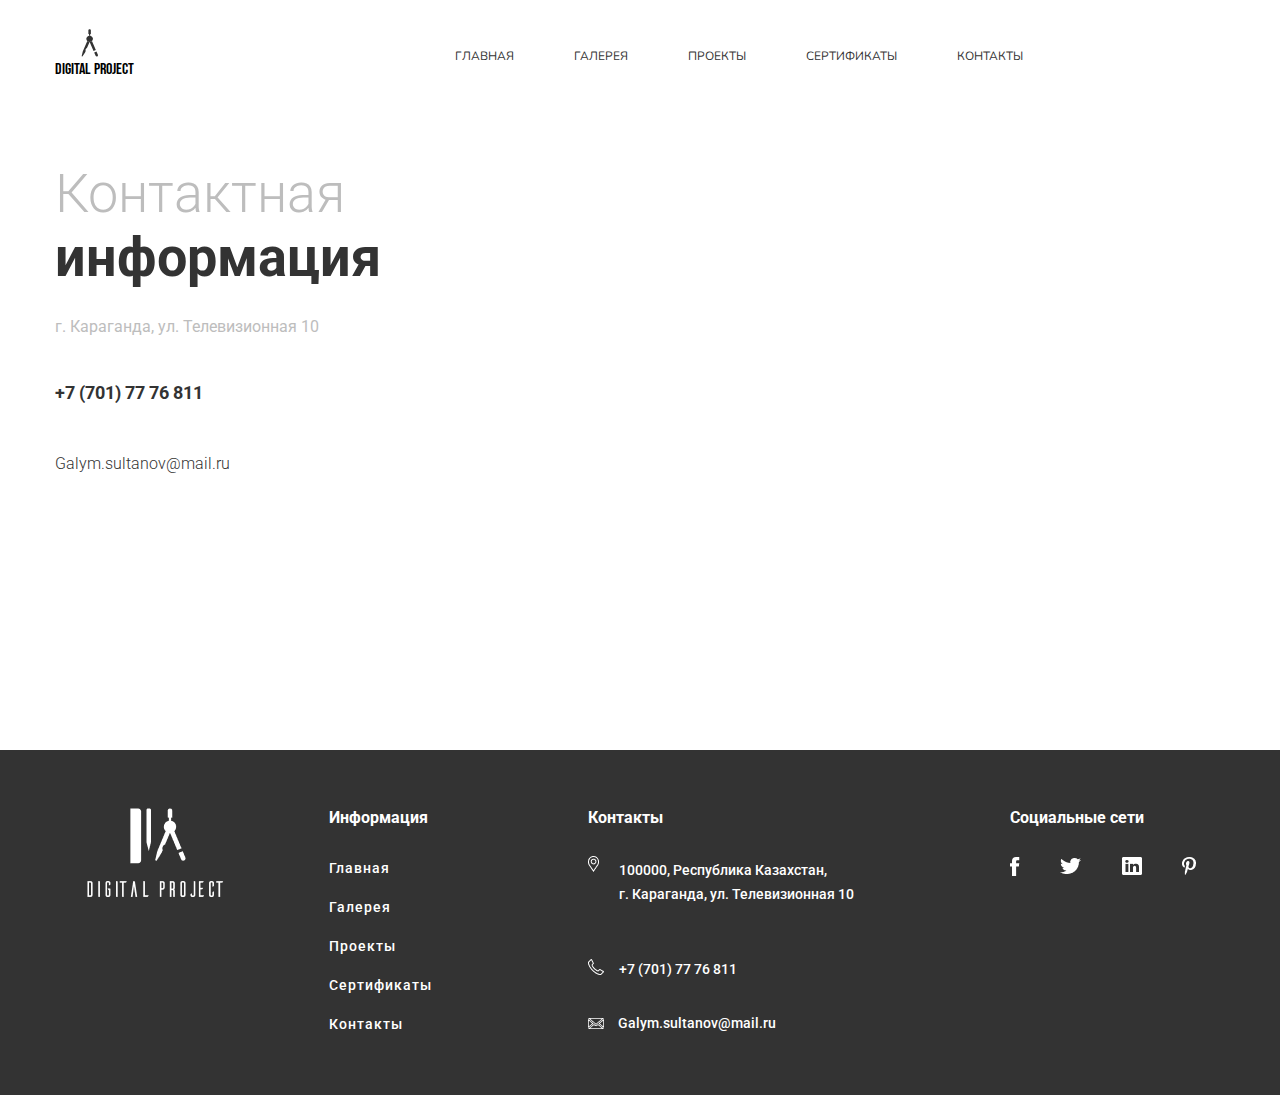
<file: digital progect/info.html>
<!DOCTYPE html>
<html lang="en">
<head>
    <meta charset="UTF-8">
    <meta http-equiv="X-UA-Compatible" content="IE=edge">
    <meta name="viewport" content="width=device-width, initial-scale=1.0">
    <title>Контактная информация</title>
    <link rel="stylesheet" href="../digital progect/css/info.css">
    <link rel="stylesheet" href="https://cdnjs.cloudflare.com/ajax/libs/font-awesome/5.15.2/css/all.min.css" integrity="sha512-HK5fgLBL+xu6dm/Ii3z4xhlSUyZgTT9tuc/hSrtw6uzJOvgRr2a9jyxxT1ely+B+xFAmJKVSTbpM/CuL7qxO8w==" crossorigin="anonymous" />
    <link href="https://fonts.googleapis.com/css2?family=Bebas+Neue&display=swap" rel="stylesheet">
    <link href="https://fonts.googleapis.com/css2?family=Nunito&display=swap" rel="stylesheet">
    <link href="https://fonts.googleapis.com/css2?family=Roboto:wght@100;300;400&display=swap" rel="stylesheet"> 
</head>
<body>
    <div class="container">
        <div class="head-nav" id="nav">
            <img class="logo" src="../digital progect/img/logo.svg" alt="">
            <p class="logo-text">digital project</p>
            <ul class="nav">
                <li class="nav-item"><a class="nav-a-item" href="../digital progect/index.html" target="_blank"> ГЛАВНАЯ</li></a>
                <li class="nav-item"><a class="nav-a-item" href="../digital progect/gallery.html" target="_blank"> ГАЛЕРЕЯ</li></a>
                <li class="nav-item"><a class="nav-a-item" href="../digital progect/project.html" target="_blank"> ПРОЕКТЫ</li></a>
                <li class="nav-item"><a class="nav-a-item" href="../digital progect/certificate.html" target="_blank"> СЕРТИФИКАТЫ</li></a>
                <li class="nav-item"><a class="nav-a-item" href="../digital progect/info.html" target="_blank"> КОНТАКТЫ</li></a>
            </ul>
        </div>
        <div class="info">
            <p class="gallery-text">Контактная<br><span class="photos-text">информация</span></p>
            <div class="place">
                <p>«Digital Project» <br>
                   <span>г. Караганда, ул. Телевизионная 10</span></p>
            </div>
            <span class="nmbr">+7 (701) 77 76 811</span>
            <p class="mail-ru">Galym.sultanov@mail.ru</p>
            

            
        </div>
        <div class="map-block">
            <div style="position:relative;overflow:hidden; float: right; outline: none;"><iframe src="https://yandex.by/map-widget/v1/-/CCUQ6PVMdC" width="760" height="480" frameborder="0" allowfullscreen="true" style="position:relative;"></iframe></div>
        </div>
    </div>
    <footer class="footer">
        <div class="footer-info">
            <div class="logo-foot">
                <img class="logo_footer" src="../digital progect/img/logo_footer.png" alt="">
            </div>  
                <div class="info-block">
                    <p>Информация</p>
                    <a href="../digital progect/index.html" target="_blank">Главная</a>
                    <a href="../digital progect/gallery.html" target="_blank">Галерея</a>
                    <a href="../digital progect/project.html" target="_blank">Проекты</a>
                    <a href="../digital progect/certificate.html" target="_blank">Сертификаты</a>
                    <a href="../digital progect/info.html" target="_blank">Контакты</a>
                </div>
                <div class="contact-block">
                    <p class="contacts">Контакты</p>
                    <div class="place">
                        <img src="../digital progect/img/gps.png" alt="">
                        <p>100000, Республика  Казахстан, <br> 
                            г. Караганда, ул. Телевизионная 10</p>
                    </div>
                    <div class="number-block">
                        <img src="../digital progect/img/phone.png" alt="">
                        <p>+7 (701) 77 76 811</p>
                    </div>
                    <div class="mail-block">
                        <img src="../digital progect/img/mail.png" alt="">
                        <p>Galym.sultanov@mail.ru</p>
                    </div>
                </div>
                <div class="network-block">
                    <p>Социальные сети</p>
                    <div class="networks">
                        <a href=""><img src="../digital progect/img/facebook.png" alt=""></a>
                        <a href=""><img src="../digital progect/img/twitter.png" alt=""></a>
                        <a href=""><img src="../digital progect/img/inst.png" alt=""></a>
                        <a href=""><img src="../digital progect/img/pininterest.png" alt=""></a>
                    </div>
                </div>
            </div>
    </footer>
</body>
</html>
</file>
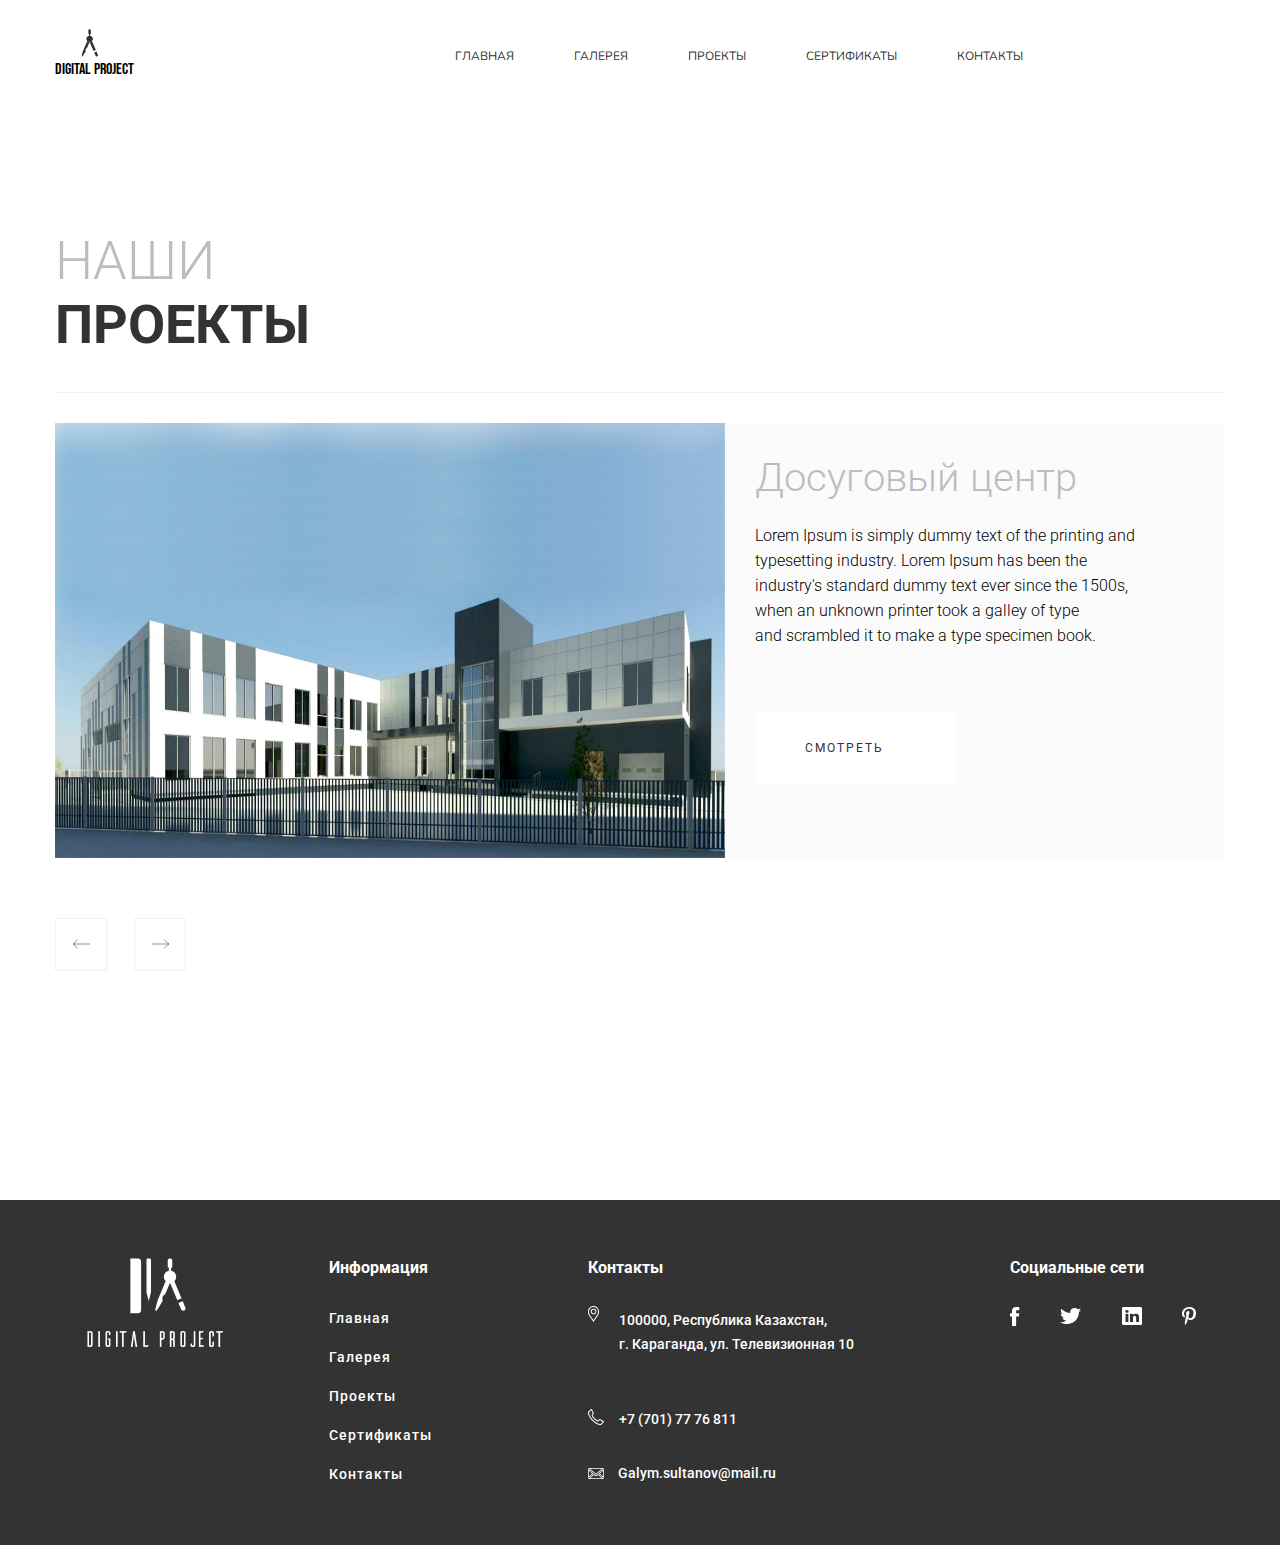
<file: digital progect/project.html>
<!DOCTYPE html>
<html lang="en">
<head>
    <meta charset="UTF-8">
    <meta http-equiv="X-UA-Compatible" content="IE=edge">
    <meta name="viewport" content="width=device-width, initial-scale=1.0">
    <title>Digital projects</title>
    <link rel="stylesheet" href="../digital progect/css/project.css">
    <link rel="stylesheet" href="https://cdnjs.cloudflare.com/ajax/libs/font-awesome/5.15.2/css/all.min.css" integrity="sha512-HK5fgLBL+xu6dm/Ii3z4xhlSUyZgTT9tuc/hSrtw6uzJOvgRr2a9jyxxT1ely+B+xFAmJKVSTbpM/CuL7qxO8w==" crossorigin="anonymous" />
    <link href="https://fonts.googleapis.com/css2?family=Bebas+Neue&display=swap" rel="stylesheet">
    <link href="https://fonts.googleapis.com/css2?family=Nunito&display=swap" rel="stylesheet">
    <link href="https://fonts.googleapis.com/css2?family=Roboto:wght@100;300;400&display=swap" rel="stylesheet">
</head>
<body>
    <div class="container">
        <div class="head-nav" id="">
            <img class="logo" src="../digital progect/img/logo.svg" alt="">
            <p class="logo-text">digital project</p>
            <ul class="nav">
                <li class="nav-item"><a class="nav-a-item" href="../digital progect/index.html" target="_blank"> ГЛАВНАЯ</li></a>
                <li class="nav-item"><a class="nav-a-item" href="../digital progect/gallery.html" target="_blank"> ГАЛЕРЕЯ</li></a>
                <li class="nav-item"><a class="nav-a-item" href="../digital progect/project.html" target="_blank"> ПРОЕКТЫ</li></a>
                <li class="nav-item"><a class="nav-a-item" href="../digital progect/certificate.html" target="_blank"> СЕРТИФИКАТЫ</li></a>
                <li class="nav-item"><a class="nav-a-item" href="../digital progect/info.html" target="_blank"> КОНТАКТЫ</li></a>
            </ul>
        </div>
        <h1 class="gallery-text">НАШИ<br><span class="photos-text">ПРОЕКТЫ</span></h1>
        <hr class="line-after-photos">
        <div class="projects-block">  
            <div class="project1">
             <div class="slider-line">
                <div class="slide">
                <img src="../digital progect/img/center.jpg" alt="">
                <div class="about-school">
                        <a class="heading" href="../digital progect/project1.html" target="_blank">Досуговый центр</a>
                        <p>Lorem Ipsum is simply dummy text of the printing and <br> typesetting industry. Lorem Ipsum has been the <br> industry's standard dummy text ever since the 1500s, <br> when an unknown printer took a galley of type <br> and scrambled it to make a type specimen book.</p>
                        <a class="btn" href="../digital progect/project1.html" target="_blank">Смотреть</a> 
                    </div>
                                    
                </div>

                <div class="slide">
                    <img src="../digital progect/img/office.jpg" alt="">
                    <div class="about-school">
                        <a  class="heading" href="../digital progect/project2.html" target="_blank">Проект интерфейса офиса</a>
                            <p>Lorem Ipsum is simply dummy text of the printing and <br> typesetting industry. Lorem Ipsum has been the <br> industry's standard dummy text ever since the 1500s, <br> when an unknown printer took a galley of type <br> and scrambled it to make a type specimen book.</p>
                            <a class="btn" href="../digital progect/project2.html" target="_blank">Смотреть</a>
                        </div>
                        
                    </div>

                    <div class="slide">
                        <img src="../digital progect/img/каркасный.jpg" alt="">
                        <div class="about-school">
                            <a  class="heading" href="../digital progect/project3.html" target="_blank">Каркасный дом</a>
                                <p>Lorem Ipsum is simply dummy text of the printing and <br> typesetting industry. Lorem Ipsum has been the <br> industry's standard dummy text ever since the 1500s, <br> when an unknown printer took a galley of type <br> and scrambled it to make a type specimen book.</p>
                                <a class="btn" href="../digital progect/project3.html" target="_blank">Смотреть</a>
                            </div>
                        </div>

                        <div class="slide">
                            <img src="../digital progect/img/home1.jpg" alt="">
                            <div class="about-school">
                                <a  class="heading" href="../digital progect/project4.html" target="_blank">Живой комплекс <br> "Aлые паруса"</a>
                                    <p>Lorem Ipsum is simply dummy text of the printing and <br> typesetting industry. Lorem Ipsum has been the <br> industry's standard dummy text ever since the 1500s, <br> when an unknown printer took a galley of type <br> and scrambled it to make a type specimen book.</p>
                                    <a class="btn" href="../digital progect/project4.html" target="_blank">Смотреть</a>
                                </div>
                            </div>

                            <div class="slide">
                                <img src="../digital progect/img/project2.jpg" alt="">
                                <div class="about-school">
                                    <a  class="heading" href="../digital progect/project5.html" target="_blank">Дом на берегу моря</a>
                                        <p>Lorem Ipsum is simply dummy text of the printing and <br> typesetting industry. Lorem Ipsum has been the <br> industry's standard dummy text ever since the 1500s, <br> when an unknown printer took a galley of type <br> and scrambled it to make a type specimen book.</p>
                                        <a class="btn" href="../digital progect/project5.html" target="_blank">Смотреть</a>
                                    </div>
                                </div>

                                <div class="slide">
                                    <img src="../digital progect/img/home2.jpg" alt="">
                                    <div class="about-school">
                                        <a  class="heading" href="../digital progect/project6.html" target="_blank">Хай-тек дом</a>
                                            <p>Lorem Ipsum is simply dummy text of the printing and <br> typesetting industry. Lorem Ipsum has been the <br> industry's standard dummy text ever since the 1500s, <br> when an unknown printer took a galley of type <br> and scrambled it to make a type specimen book.</p>
                                            <a class="btn" href="../digital progect/project6.html" target="_blank">Смотреть</a>
                                        </div>
                                    </div>
            </div>  
            </div>
            <button class="slider-prev">
                <img src="../digital progect/img/arrow-right.svg" alt="">
            </button>
            <button class="slider-next">
                <img src="../digital progect/img/arrow-right.svg" alt="">
            </button>
    </div>  
    </div>  
            <footer class="footer">
                <div class="footer-info">
                    <div class="logo-foot">
                        <img class="logo_footer" src="../digital progect/img/logo_footer.png" alt="">
                    </div>  
                        <div class="info-block">
                            <p>Информация</p>
                            <a href="../digital progect/index.html" target="_blank">Главная</a>
                            <a href="../digital progect/gallery.html" target="_blank">Галерея</a>
                            <a href="../digital progect/project.html" target="_blank">Проекты</a>
                            <a href="../digital progect/certificate.html" target="_blank">Сертификаты</a>
                            <a href="../digital progect/info.html" target="_blank">Контакты</a>
                        </div>
                        <div class="contact-block">
                            <p class="contacts">Контакты</p>
                            <div class="place">
                                <img src="../digital progect/img/gps.png" alt="">
                                <p>100000, Республика  Казахстан, <br> 
                                    г. Караганда, ул. Телевизионная 10</p>
                            </div>
                            <div class="number-block">
                                <img src="../digital progect/img/phone.png" alt="">
                                <p>+7 (701) 77 76 811</p>
                            </div>
                            <div class="mail-block">
                                <img src="../digital progect/img/mail.png" alt="">
                                <p>Galym.sultanov@mail.ru</p>
                            </div>
                        </div>
                        <div class="network-block">
                            <p>Социальные сети</p>
                            <div class="networks">
                                <a href=""><img src="../digital progect/img/facebook.png" alt=""></a>
                                <a href=""><img src="../digital progect/img/twitter.png" alt=""></a>
                                <a href=""><img src="../digital progect/img/inst.png" alt=""></a>
                                <a href=""><img src="../digital progect/img/pininterest.png" alt=""></a>
                            </div>
                        </div>
                    </div>
            </footer>
    <script src="../digital progect/script.js"></script>
</body>
</html>
</file>
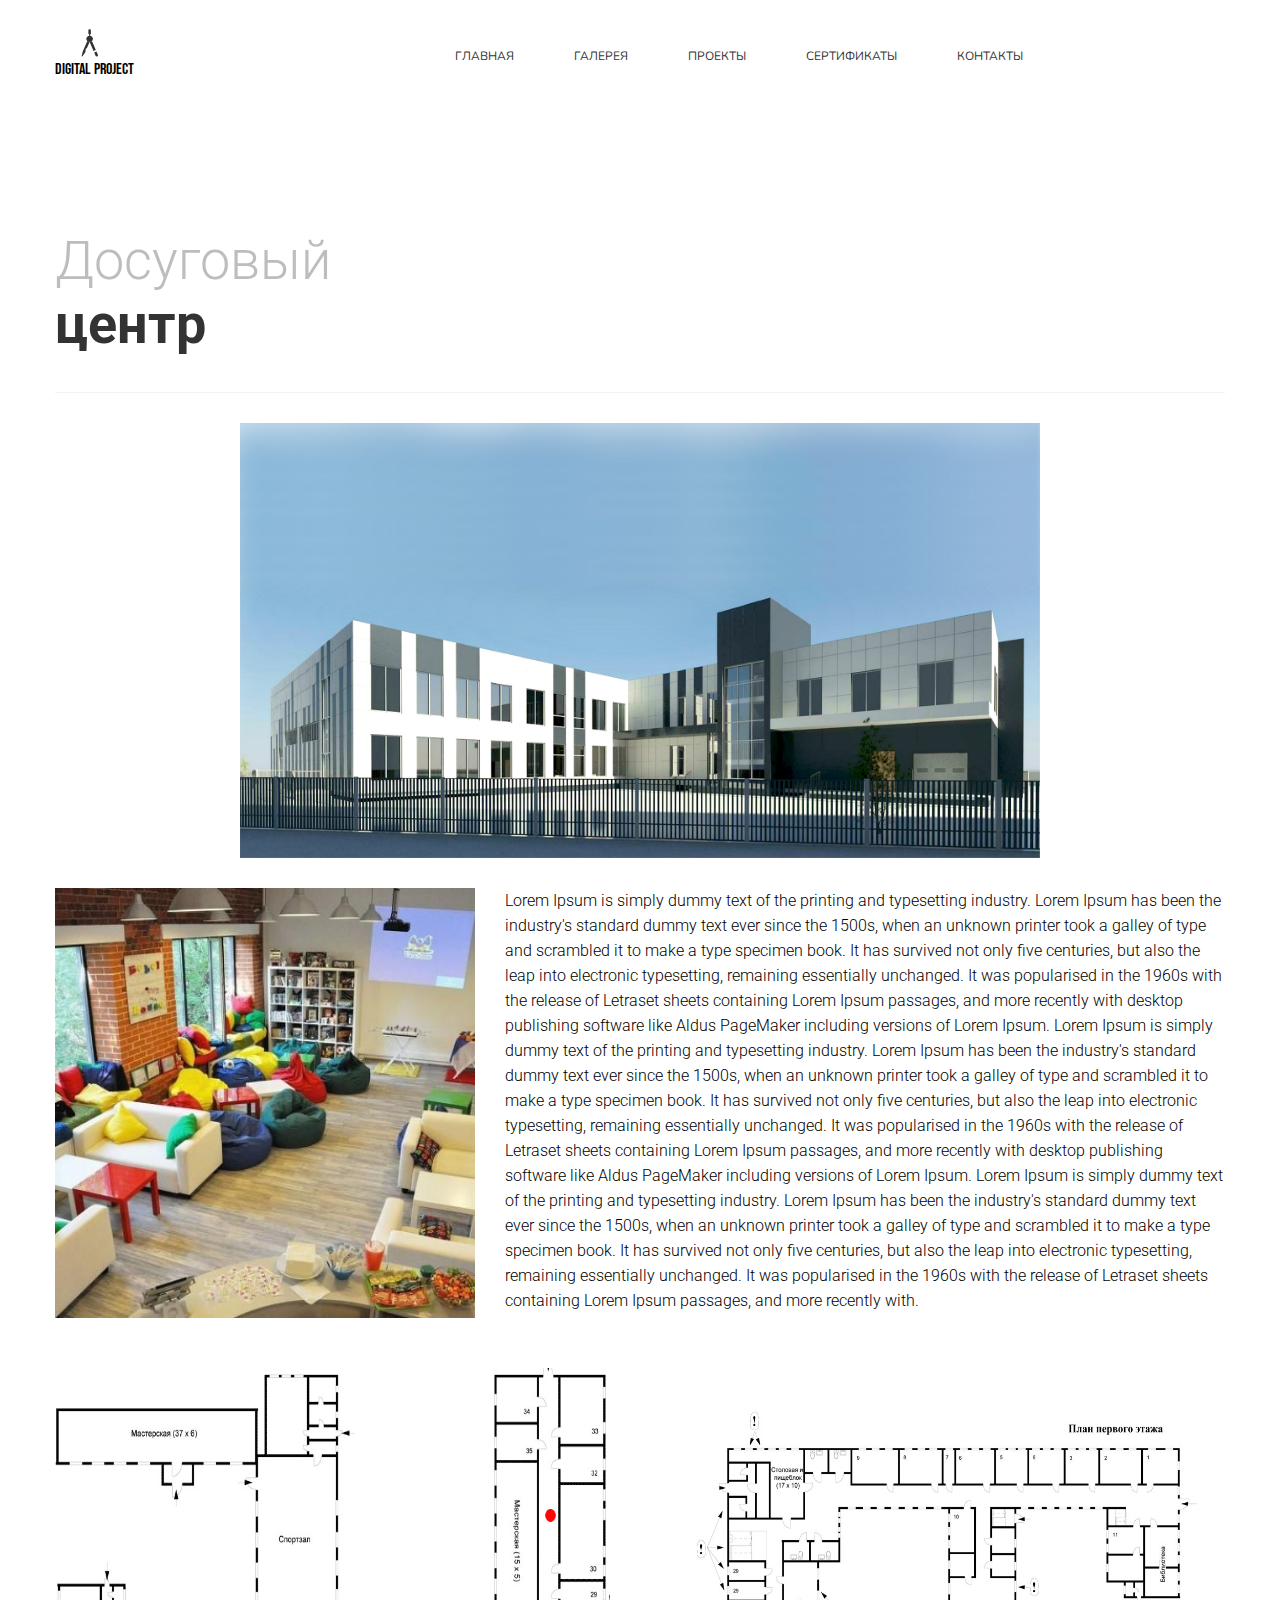
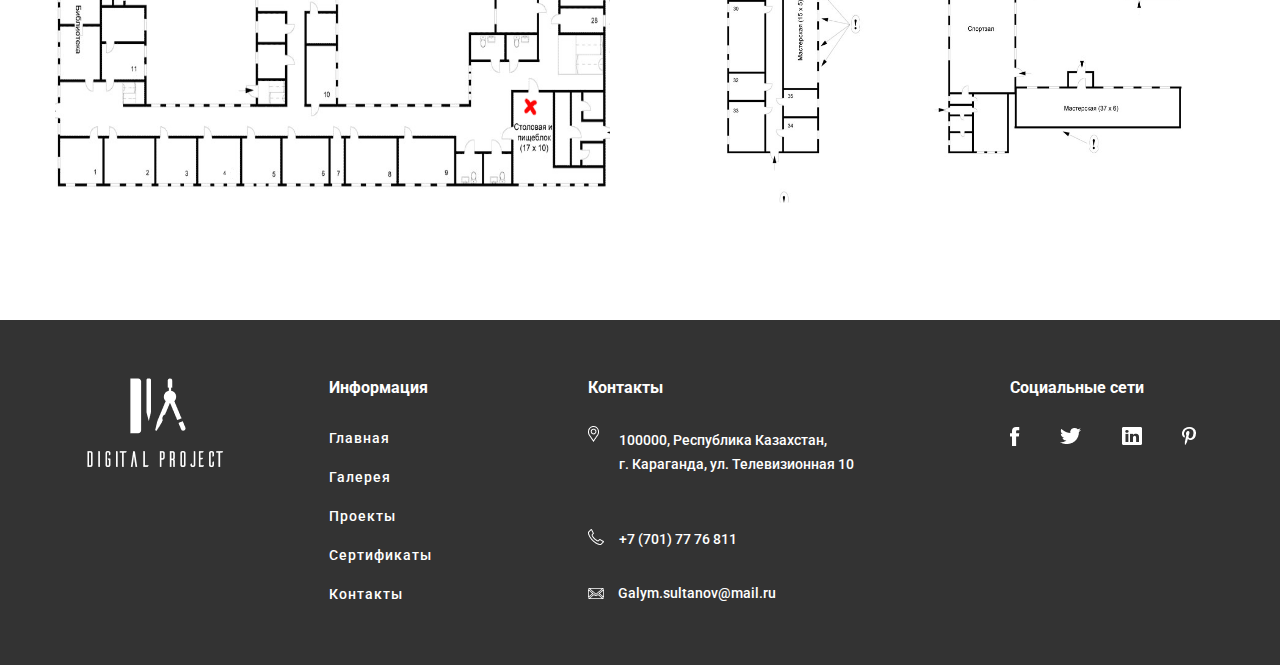
<file: digital progect/project1.html>
<!DOCTYPE html>
<html lang="en">
<head>
    <meta charset="UTF-8">
    <meta http-equiv="X-UA-Compatible" content="IE=edge">
    <meta name="viewport" content="width=device-width, initial-scale=1.0">
    <title>Общеобразовательная школа</title>
    <link rel="stylesheet" href="../digital progect/css/project1.css">
    <link rel="stylesheet" href="https://cdnjs.cloudflare.com/ajax/libs/font-awesome/5.15.2/css/all.min.css" integrity="sha512-HK5fgLBL+xu6dm/Ii3z4xhlSUyZgTT9tuc/hSrtw6uzJOvgRr2a9jyxxT1ely+B+xFAmJKVSTbpM/CuL7qxO8w==" crossorigin="anonymous" />
    <link href="https://fonts.googleapis.com/css2?family=Bebas+Neue&display=swap" rel="stylesheet">
    <link href="https://fonts.googleapis.com/css2?family=Nunito&display=swap" rel="stylesheet">
    <link href="https://fonts.googleapis.com/css2?family=Roboto:wght@100;300;400&display=swap" rel="stylesheet">
</head>
<body>  
    <div class="container">
        <div class="head-nav" id="">
            <img class="logo" src="../digital progect/img/logo.svg" alt="">
            <p class="logo-text">digital project</p>
            <ul class="nav">
                <li class="nav-item"><a class="nav-a-item" href="../digital progect/index.html" target="_blank"> ГЛАВНАЯ</li></a>
                <li class="nav-item"><a class="nav-a-item" href="../digital progect/gallery.html" target="_blank"> ГАЛЕРЕЯ</li></a>
                <li class="nav-item"><a class="nav-a-item" href="../digital progect/project.html" target="_blank"> ПРОЕКТЫ</li></a>
                <li class="nav-item"><a class="nav-a-item" href="../digital progect/certificate.html" target="_blank"> СЕРТИФИКАТЫ</li></a>
                <li class="nav-item"><a class="nav-a-item" href="../digital progect/info.html" target="_blank"> КОНТАКТЫ</li></a>
            </ul>
        </div>
        <h1 class="gallery-text">Досуговый<br><span class="photos-text">центр</span></h1>
        <hr class="line-after-photos">
        <div class="main-photo">
            <img src="../digital progect/img/center.jpg" alt="">
        </div>
        <div class="block-info">
            <img src="../digital progect/img/centerinside.jpg" alt="">           
            <p>
                Lorem Ipsum is simply dummy text of the printing and typesetting industry. Lorem Ipsum has been the industry's standard dummy text ever since the 1500s, when an unknown printer took a galley of type and scrambled it to make a type specimen book. It has survived not only five centuries, but also the leap into electronic typesetting, remaining essentially unchanged. It was popularised in the 1960s with the release of Letraset sheets containing Lorem Ipsum passages, and more recently with desktop publishing software like Aldus PageMaker including versions of Lorem Ipsum. Lorem Ipsum is simply dummy text of the printing and typesetting industry. Lorem Ipsum has been the industry's standard dummy text ever since the 1500s, when an unknown printer took a galley of type and scrambled it to make a type specimen book. It has survived not only five centuries, but also the leap into electronic typesetting, remaining essentially unchanged. It was popularised in the 1960s with the release of Letraset sheets containing Lorem Ipsum passages, and more recently with desktop publishing software like Aldus PageMaker including versions of Lorem Ipsum. Lorem Ipsum is simply dummy text of the printing and typesetting industry. Lorem Ipsum has been the industry's standard dummy text ever since the 1500s, when an unknown printer took a galley of type and scrambled it to make a type specimen book. It has survived not only five centuries, but also the leap into electronic typesetting, remaining essentially unchanged. It was popularised in the 1960s with the release of Letraset sheets containing Lorem Ipsum passages, and more recently with.
            </p>
        </div>
        <div class="plan">
            <img src="../digital progect/img/plan.jpg" alt="">
            <img src="../digital progect/img/1.jpg" alt="">
        </div>
    </div>

    <footer class="footer">
        <div class="footer-info">
            <div class="logo-foot">
                <img class="logo_footer" src="../digital progect/img/logo_footer.png" alt="">
            </div>  
                <div class="info-block">
                    <p>Информация</p>
                    <a href="../digital progect/index.html" target="_blank">Главная</a>
                            <a href="../digital progect/gallery.html" target="_blank">Галерея</a>
                            <a href="../digital progect/project.html" target="_blank">Проекты</a>
                            <a href="../digital progect/certificate.html" target="_blank">Сертификаты</a>
                            <a href="../digital progect/info.html" target="_blank">Контакты</a>
                </div>
                <div class="contact-block">
                    <p class="contacts">Контакты</p>
                    <div class="place">
                        <img src="../digital progect/img/gps.png" alt="">
                        <p>100000, Республика  Казахстан, <br> 
                            г. Караганда, ул. Телевизионная 10</p>
                    </div>
                    <div class="number-block">
                        <img src="../digital progect/img/phone.png" alt="">
                        <p>+7 (701) 77 76 811</p>
                    </div>
                    <div class="mail-block">
                        <img src="../digital progect/img/mail.png" alt="">
                        <p>Galym.sultanov@mail.ru</p>
                    </div>
                </div>
                <div class="network-block">
                    <p>Социальные сети</p>
                    <div class="networks">
                        <a href=""><img src="../digital progect/img/facebook.png" alt=""></a>
                        <a href=""><img src="../digital progect/img/twitter.png" alt=""></a>
                        <a href=""><img src="../digital progect/img/inst.png" alt=""></a>
                        <a href=""><img src="../digital progect/img/pininterest.png" alt=""></a>
                    </div>
                </div>
            </div>
    </footer>
    
</body>
</html>
</file>
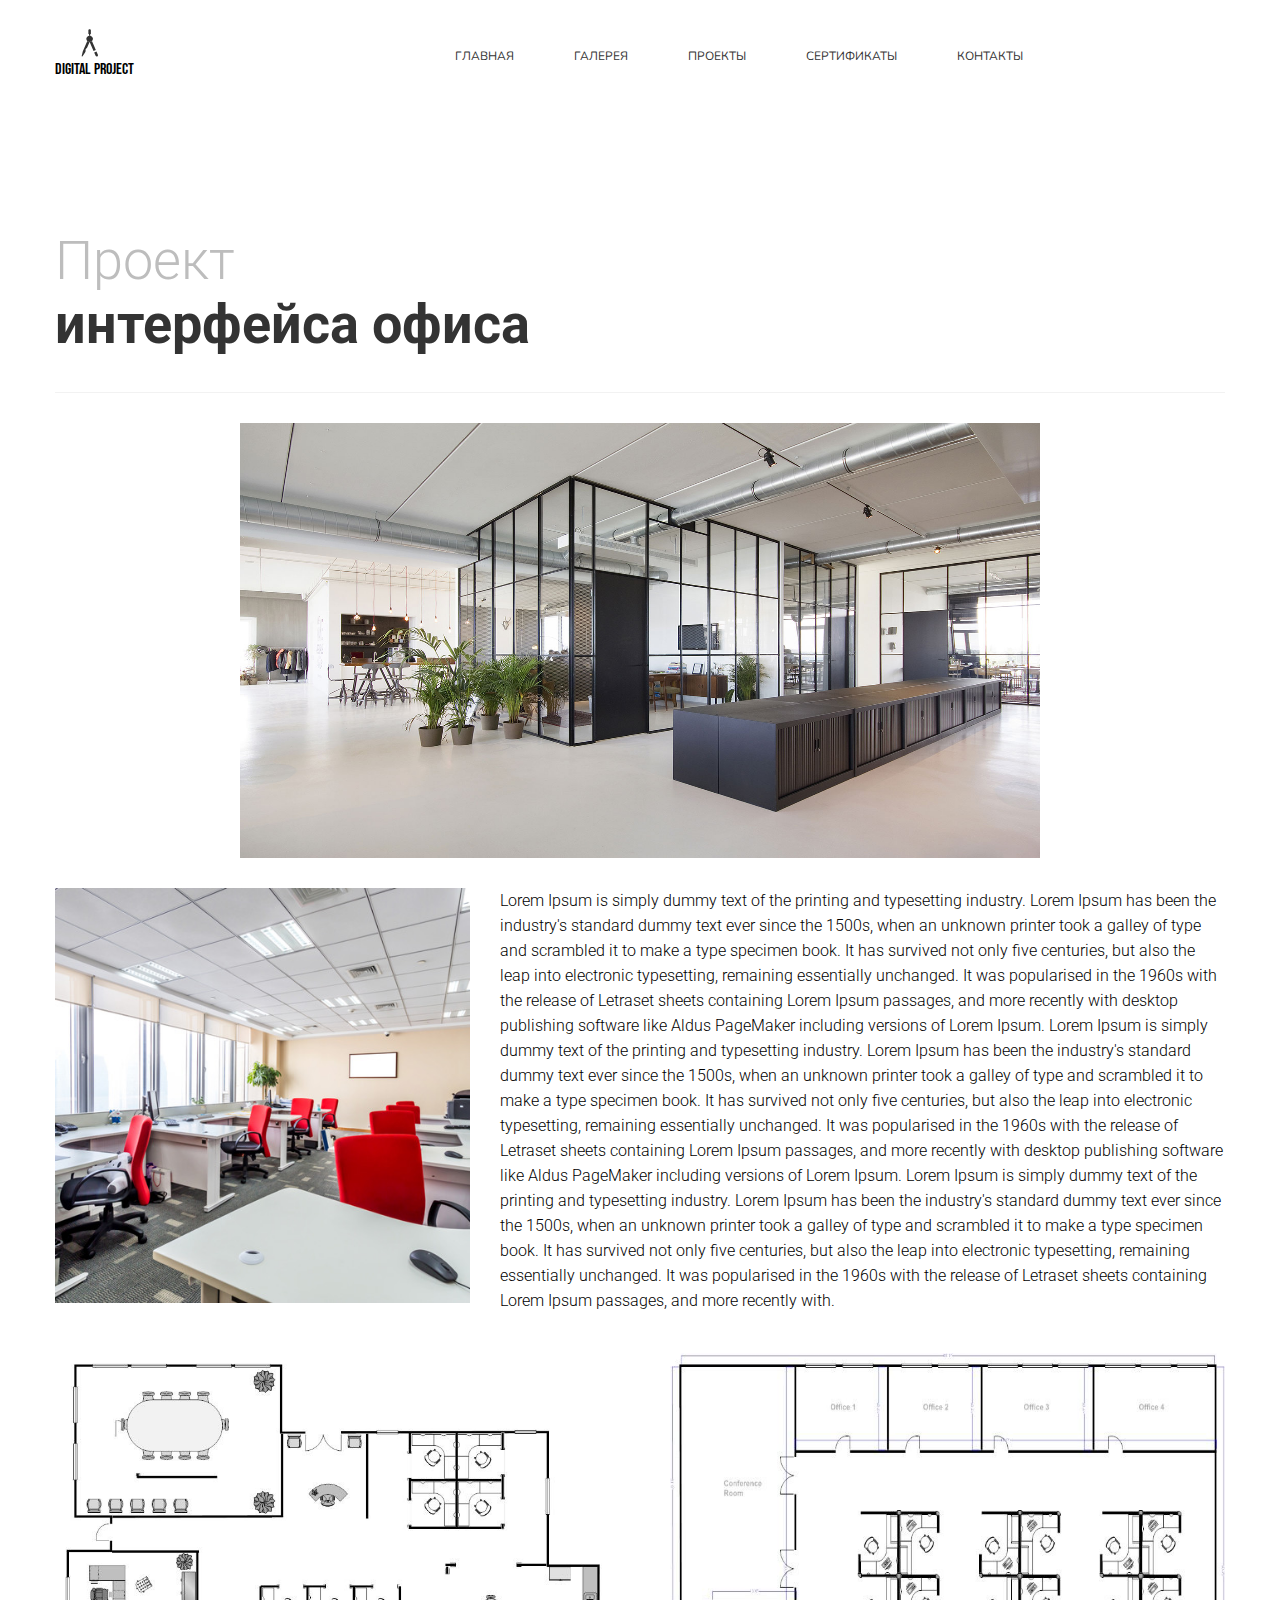
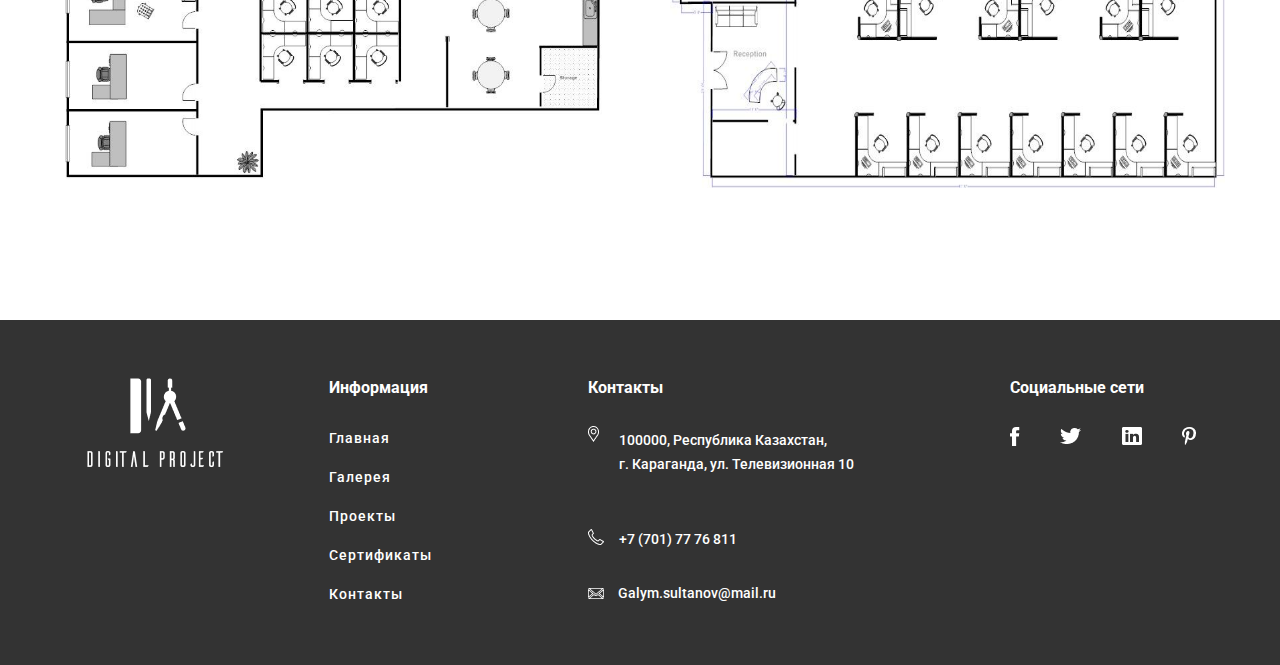
<file: digital progect/project2.html>
<!DOCTYPE html>
<html lang="en">
<head>
    <meta charset="UTF-8">
    <meta http-equiv="X-UA-Compatible" content="IE=edge">
    <meta name="viewport" content="width=device-width, initial-scale=1.0">
    <title>Проект интерфейса офиса</title>
    <link rel="stylesheet" href="../digital progect/css/project2.css">
    <link rel="stylesheet" href="https://cdnjs.cloudflare.com/ajax/libs/font-awesome/5.15.2/css/all.min.css" integrity="sha512-HK5fgLBL+xu6dm/Ii3z4xhlSUyZgTT9tuc/hSrtw6uzJOvgRr2a9jyxxT1ely+B+xFAmJKVSTbpM/CuL7qxO8w==" crossorigin="anonymous" />
    <link href="https://fonts.googleapis.com/css2?family=Bebas+Neue&display=swap" rel="stylesheet">
    <link href="https://fonts.googleapis.com/css2?family=Nunito&display=swap" rel="stylesheet">
    <link href="https://fonts.googleapis.com/css2?family=Roboto:wght@100;300;400&display=swap" rel="stylesheet">
</head>
<body>
    <div class="container">
        <div class="head-nav" id="">
            <img class="logo" src="../digital progect/img/logo.svg" alt="">
            <p class="logo-text">digital project</p>
            <ul class="nav">
                <li class="nav-item"><a class="nav-a-item" href="../digital progect/index.html" target="_blank"> ГЛАВНАЯ</li></a>
                <li class="nav-item"><a class="nav-a-item" href="../digital progect/gallery.html" target="_blank"> ГАЛЕРЕЯ</li></a>
                <li class="nav-item"><a class="nav-a-item" href="../digital progect/project.html" target="_blank"> ПРОЕКТЫ</li></a>
                <li class="nav-item"><a class="nav-a-item" href="../digital progect/certificate.html" target="_blank"> СЕРТИФИКАТЫ</li></a>
                <li class="nav-item"><a class="nav-a-item" href="../digital progect/info.html" target="_blank"> КОНТАКТЫ</li></a>
            </ul>
        </div>
        <h1 class="gallery-text">Проект<br><span class="photos-text">интерфейса офиса</span></h1>
        <hr class="line-after-photos">
        <div class="main-photo">
            <img src="../digital progect/img/office.jpg" alt="">
        </div>
        <div class="block-info">
            <img src="../digital progect/img/офис1.jpg" alt="">           
            <p>
                Lorem Ipsum is simply dummy text of the printing and typesetting industry. Lorem Ipsum has been the industry's standard dummy text ever since the 1500s, when an unknown printer took a galley of type and scrambled it to make a type specimen book. It has survived not only five centuries, but also the leap into electronic typesetting, remaining essentially unchanged. It was popularised in the 1960s with the release of Letraset sheets containing Lorem Ipsum passages, and more recently with desktop publishing software like Aldus PageMaker including versions of Lorem Ipsum. Lorem Ipsum is simply dummy text of the printing and typesetting industry. Lorem Ipsum has been the industry's standard dummy text ever since the 1500s, when an unknown printer took a galley of type and scrambled it to make a type specimen book. It has survived not only five centuries, but also the leap into electronic typesetting, remaining essentially unchanged. It was popularised in the 1960s with the release of Letraset sheets containing Lorem Ipsum passages, and more recently with desktop publishing software like Aldus PageMaker including versions of Lorem Ipsum. Lorem Ipsum is simply dummy text of the printing and typesetting industry. Lorem Ipsum has been the industry's standard dummy text ever since the 1500s, when an unknown printer took a galley of type and scrambled it to make a type specimen book. It has survived not only five centuries, but also the leap into electronic typesetting, remaining essentially unchanged. It was popularised in the 1960s with the release of Letraset sheets containing Lorem Ipsum passages, and more recently with.
            </p>
        </div>
        <div class="plan">
            <img src="../digital progect/img/officeplan1.jpg" alt="">
            <img src="../digital progect/img/planofisa.jpg" alt="">
        </div>
    </div>

    <footer class="footer">
        <div class="footer-info">
            <div class="logo-foot">
                <img class="logo_footer" src="../digital progect/img/logo_footer.png" alt="">
            </div>  
                <div class="info-block">
                    <p>Информация</p>
                    <a href="../digital progect/index.html" target="_blank">Главная</a>
                            <a href="../digital progect/gallery.html" target="_blank">Галерея</a>
                            <a href="../digital progect/project.html" target="_blank">Проекты</a>
                            <a href="../digital progect/certificate.html" target="_blank">Сертификаты</a>
                            <a href="../digital progect/info.html" target="_blank">Контакты</a>
                </div>
                <div class="contact-block">
                    <p class="contacts">Контакты</p>
                    <div class="place">
                        <img src="../digital progect/img/gps.png" alt="">
                        <p>100000, Республика  Казахстан, <br> 
                            г. Караганда, ул. Телевизионная 10</p>
                    </div>
                    <div class="number-block">
                        <img src="../digital progect/img/phone.png" alt="">
                        <p>+7 (701) 77 76 811</p>
                    </div>
                    <div class="mail-block">
                        <img src="../digital progect/img/mail.png" alt="">
                        <p>Galym.sultanov@mail.ru</p>
                    </div>
                </div>
                <div class="network-block">
                    <p>Социальные сети</p>
                    <div class="networks">
                        <a href=""><img src="../digital progect/img/facebook.png" alt=""></a>
                        <a href=""><img src="../digital progect/img/twitter.png" alt=""></a>
                        <a href=""><img src="../digital progect/img/inst.png" alt=""></a>
                        <a href=""><img src="../digital progect/img/pininterest.png" alt=""></a>
                    </div>
                </div>
            </div>
    </footer>
    
</body>
</html>
</file>
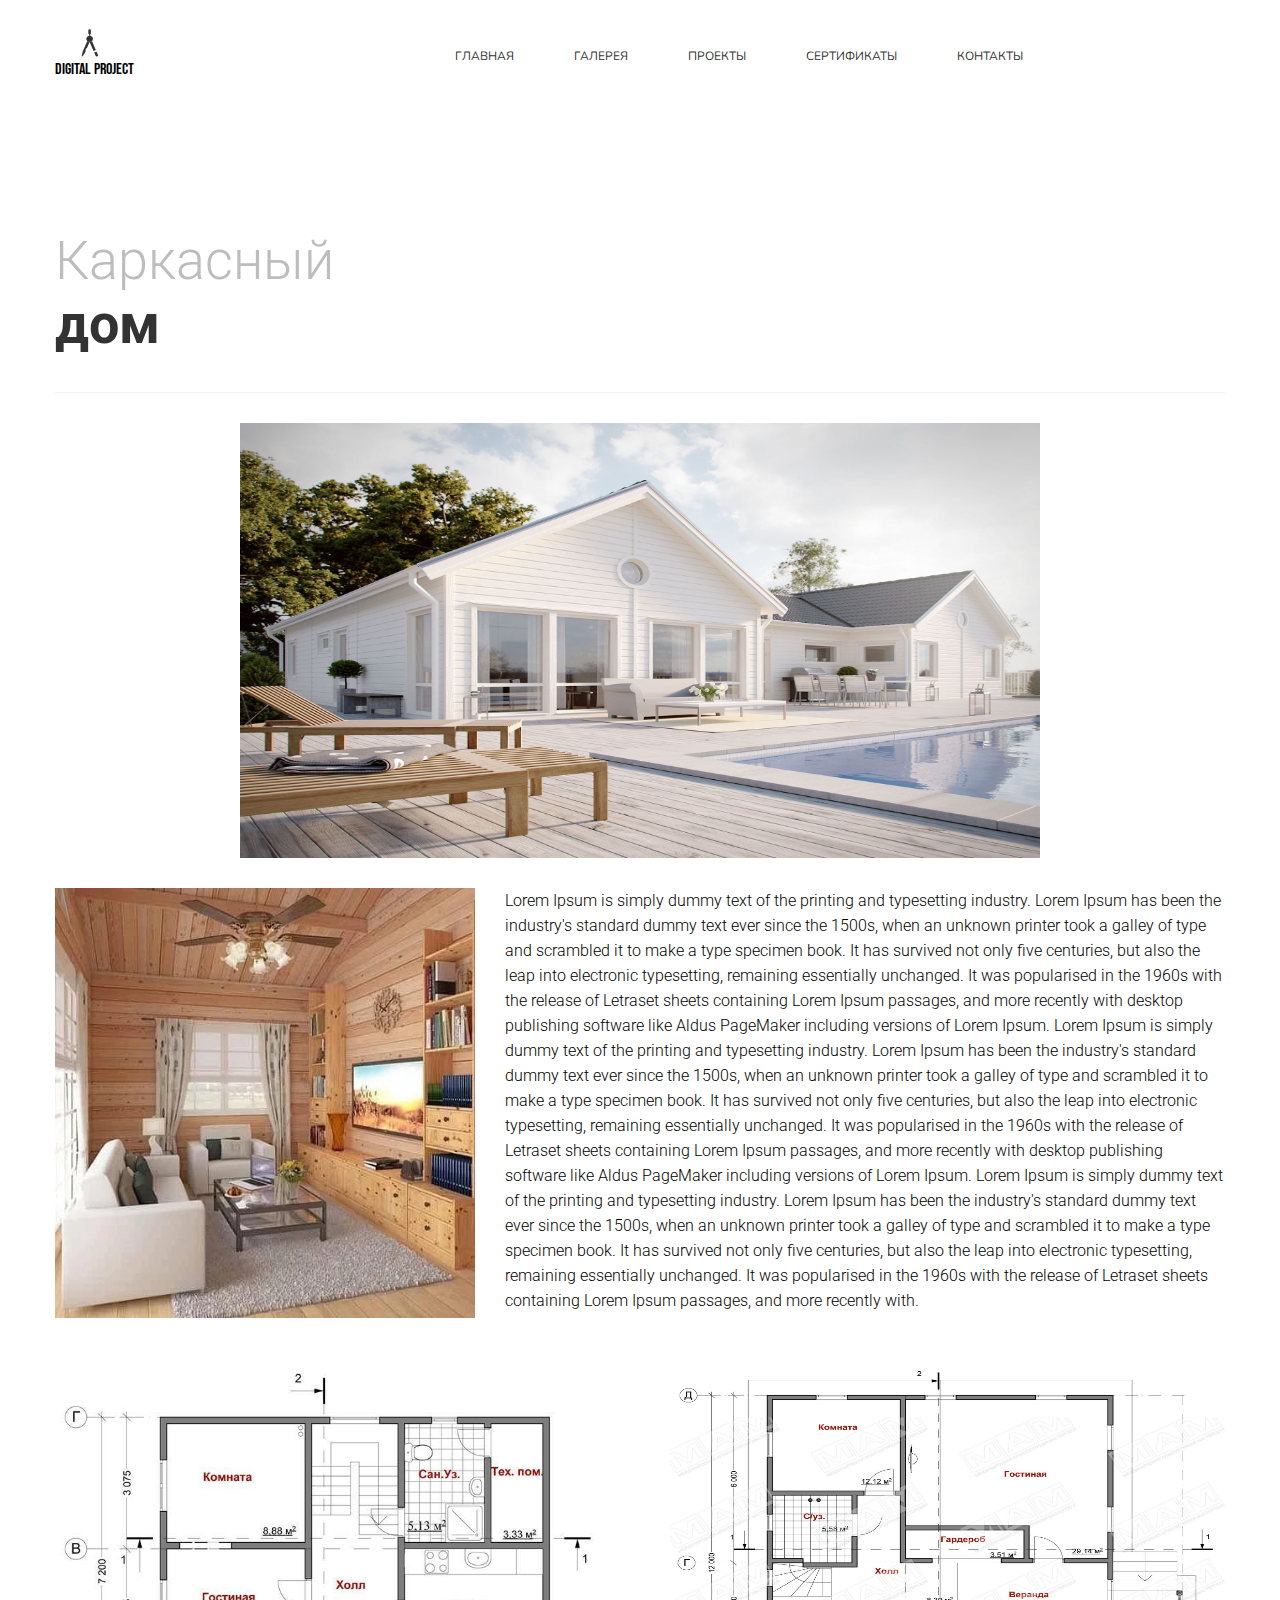
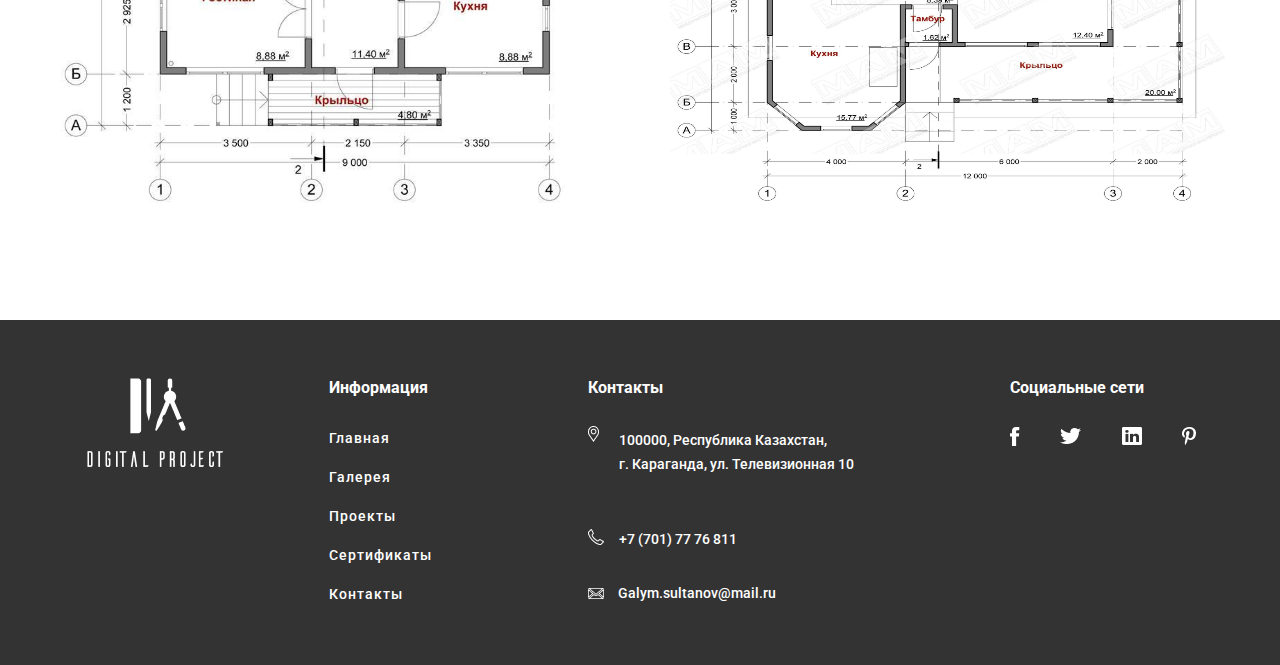
<file: digital progect/project3.html>
<!DOCTYPE html>
<html lang="en">
<head>
    <meta charset="UTF-8">
    <meta http-equiv="X-UA-Compatible" content="IE=edge">
    <meta name="viewport" content="width=device-width, initial-scale=1.0">
    <title>Каркасный дом</title>
    <link rel="stylesheet" href="../digital progect/css/project3.css">
    <link rel="stylesheet" href="https://cdnjs.cloudflare.com/ajax/libs/font-awesome/5.15.2/css/all.min.css" integrity="sha512-HK5fgLBL+xu6dm/Ii3z4xhlSUyZgTT9tuc/hSrtw6uzJOvgRr2a9jyxxT1ely+B+xFAmJKVSTbpM/CuL7qxO8w==" crossorigin="anonymous" />
    <link href="https://fonts.googleapis.com/css2?family=Bebas+Neue&display=swap" rel="stylesheet">
    <link href="https://fonts.googleapis.com/css2?family=Nunito&display=swap" rel="stylesheet">
    <link href="https://fonts.googleapis.com/css2?family=Roboto:wght@100;300;400&display=swap" rel="stylesheet">
</head>
<body>
    <div class="container">
        <div class="head-nav" id="">
            <img class="logo" src="../digital progect/img/logo.svg" alt="">
            <p class="logo-text">digital project</p>
            <ul class="nav">
                <li class="nav-item"><a class="nav-a-item" href="../digital progect/index.html" target="_blank"> ГЛАВНАЯ</li></a>
                <li class="nav-item"><a class="nav-a-item" href="../digital progect/gallery.html" target="_blank"> ГАЛЕРЕЯ</li></a>
                <li class="nav-item"><a class="nav-a-item" href="../digital progect/project.html" target="_blank"> ПРОЕКТЫ</li></a>
                <li class="nav-item"><a class="nav-a-item" href="../digital progect/certificate.html" target="_blank"> СЕРТИФИКАТЫ</li></a>
                <li class="nav-item"><a class="nav-a-item" href="../digital progect/info.html" target="_blank"> КОНТАКТЫ</li></a>
            </ul>
        </div>
        <h1 class="gallery-text">Каркасный<br><span class="photos-text">дом</span></h1>
        <hr class="line-after-photos">
        <div class="main-photo">
            <img src="../digital progect/img/каркасный.jpg" alt="">
        </div>
        <div class="block-info">
            <img src="../digital progect/img/housein.jpg" alt="">           
            <p>
                Lorem Ipsum is simply dummy text of the printing and typesetting industry. Lorem Ipsum has been the industry's standard dummy text ever since the 1500s, when an unknown printer took a galley of type and scrambled it to make a type specimen book. It has survived not only five centuries, but also the leap into electronic typesetting, remaining essentially unchanged. It was popularised in the 1960s with the release of Letraset sheets containing Lorem Ipsum passages, and more recently with desktop publishing software like Aldus PageMaker including versions of Lorem Ipsum. Lorem Ipsum is simply dummy text of the printing and typesetting industry. Lorem Ipsum has been the industry's standard dummy text ever since the 1500s, when an unknown printer took a galley of type and scrambled it to make a type specimen book. It has survived not only five centuries, but also the leap into electronic typesetting, remaining essentially unchanged. It was popularised in the 1960s with the release of Letraset sheets containing Lorem Ipsum passages, and more recently with desktop publishing software like Aldus PageMaker including versions of Lorem Ipsum. Lorem Ipsum is simply dummy text of the printing and typesetting industry. Lorem Ipsum has been the industry's standard dummy text ever since the 1500s, when an unknown printer took a galley of type and scrambled it to make a type specimen book. It has survived not only five centuries, but also the leap into electronic typesetting, remaining essentially unchanged. It was popularised in the 1960s with the release of Letraset sheets containing Lorem Ipsum passages, and more recently with.
            </p>
        </div>
        <div class="plan">
            <img src="../digital progect/img/каркасный-план1.jpg" alt="">
            <img src="../digital progect/img/каркасный-план2.jpg" alt="">
        </div>
    </div>

    <footer class="footer">
        <div class="footer-info">
            <div class="logo-foot">
                <img class="logo_footer" src="../digital progect/img/logo_footer.png" alt="">
            </div>  
                <div class="info-block">
                    <p>Информация</p>
                    <a href="../digital progect/index.html" target="_blank">Главная</a>
                            <a href="../digital progect/gallery.html" target="_blank">Галерея</a>
                            <a href="../digital progect/project.html" target="_blank">Проекты</a>
                            <a href="../digital progect/certificate.html" target="_blank">Сертификаты</a>
                            <a href="../digital progect/info.html" target="_blank">Контакты</a>
                </div>
                <div class="contact-block">
                    <p class="contacts">Контакты</p>
                    <div class="place">
                        <img src="../digital progect/img/gps.png" alt="">
                        <p>100000, Республика  Казахстан, <br> 
                            г. Караганда, ул. Телевизионная 10</p>
                    </div>
                    <div class="number-block">
                        <img src="../digital progect/img/phone.png" alt="">
                        <p>+7 (701) 77 76 811</p>
                    </div>
                    <div class="mail-block">
                        <img src="../digital progect/img/mail.png" alt="">
                        <p>Galym.sultanov@mail.ru</p>
                    </div>
                </div>
                <div class="network-block">
                    <p>Социальные сети</p>
                    <div class="networks">
                        <a href=""><img src="../digital progect/img/facebook.png" alt=""></a>
                        <a href=""><img src="../digital progect/img/twitter.png" alt=""></a>
                        <a href=""><img src="../digital progect/img/inst.png" alt=""></a>
                        <a href=""><img src="../digital progect/img/pininterest.png" alt=""></a>
                    </div>
                </div>
            </div>
    </footer>
</body>
</html>
</file>
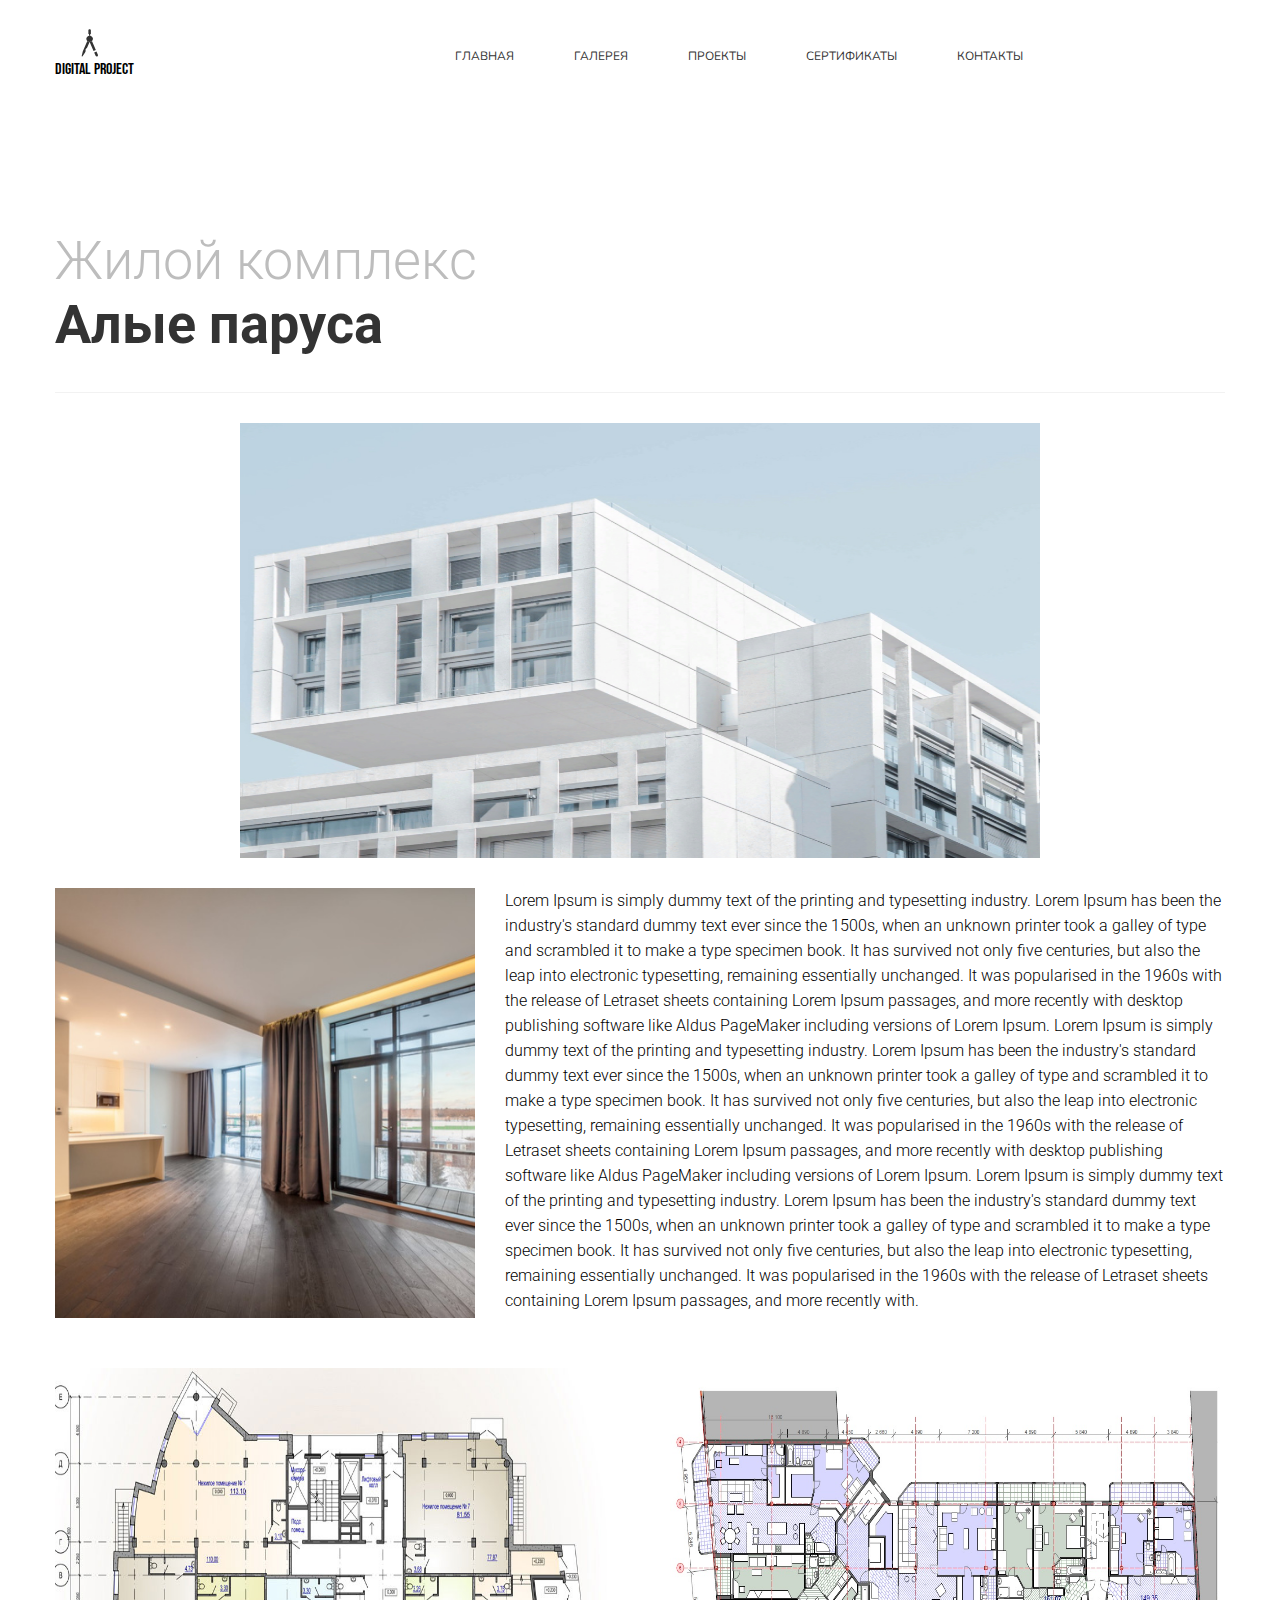
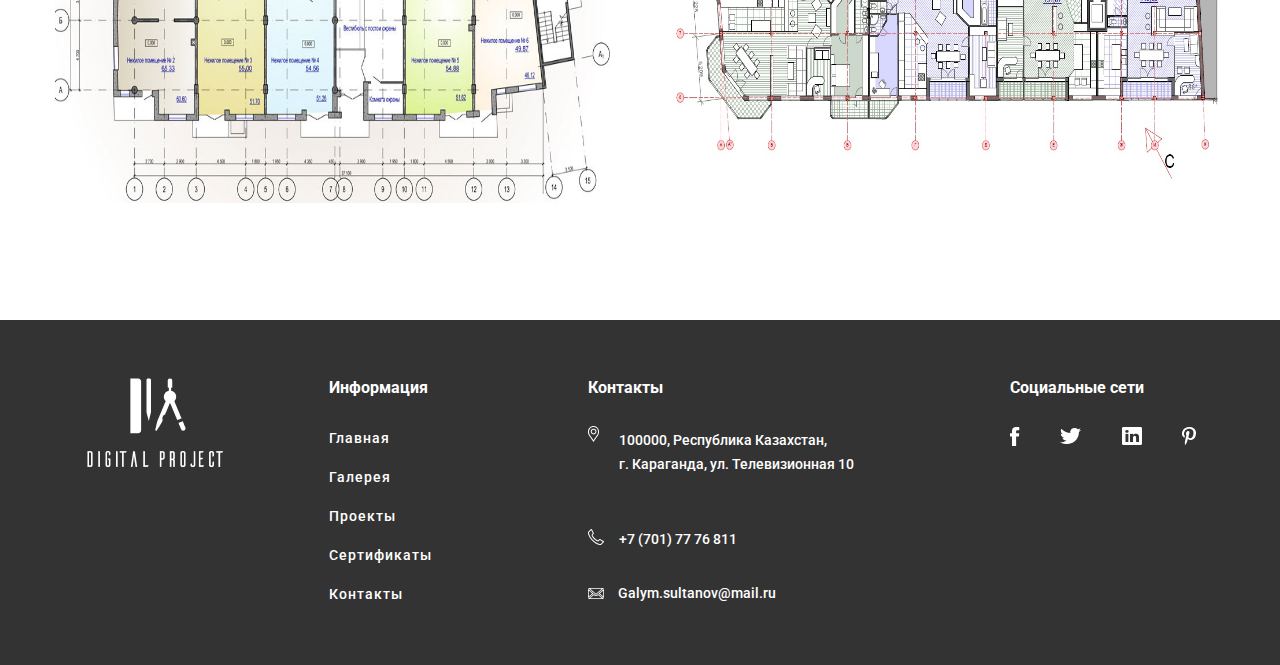
<file: digital progect/project4.html>
<!DOCTYPE html>
<html lang="en">
<head>
    <meta charset="UTF-8">
    <meta http-equiv="X-UA-Compatible" content="IE=edge">
    <meta name="viewport" content="width=device-width, initial-scale=1.0">
    <title>Жилой комплекс "Алые паруса"</title>
    <link rel="stylesheet" href="../digital progect/css/project4.css">
    <link rel="stylesheet" href="https://cdnjs.cloudflare.com/ajax/libs/font-awesome/5.15.2/css/all.min.css" integrity="sha512-HK5fgLBL+xu6dm/Ii3z4xhlSUyZgTT9tuc/hSrtw6uzJOvgRr2a9jyxxT1ely+B+xFAmJKVSTbpM/CuL7qxO8w==" crossorigin="anonymous" />
    <link href="https://fonts.googleapis.com/css2?family=Bebas+Neue&display=swap" rel="stylesheet">
    <link href="https://fonts.googleapis.com/css2?family=Nunito&display=swap" rel="stylesheet">
    <link href="https://fonts.googleapis.com/css2?family=Roboto:wght@100;300;400&display=swap" rel="stylesheet">
</head>
<body>
    <div class="container">
        <div class="head-nav" id="">
            <img class="logo" src="../digital progect/img/logo.svg" alt="">
            <p class="logo-text">digital project</p>
            <ul class="nav">
                <li class="nav-item"><a class="nav-a-item" href="../digital progect/index.html" target="_blank"> ГЛАВНАЯ</li></a>
                <li class="nav-item"><a class="nav-a-item" href="../digital progect/gallery.html" target="_blank"> ГАЛЕРЕЯ</li></a>
                <li class="nav-item"><a class="nav-a-item" href="../digital progect/project.html" target="_blank"> ПРОЕКТЫ</li></a>
                <li class="nav-item"><a class="nav-a-item" href="../digital progect/certificate.html" target="_blank"> СЕРТИФИКАТЫ</li></a>
                <li class="nav-item"><a class="nav-a-item" href="../digital progect/info.html" target="_blank"> КОНТАКТЫ</li></a>
            </ul>
        </div>
        <h1 class="gallery-text">Жилой комплекс<br><span class="photos-text">Алые паруса</span></h1>
        <hr class="line-after-photos">
        <div class="main-photo">
            <img src="../digital progect/img/home1.jpg" alt="">
        </div>
        <div class="block-info">
            <img src="../digital progect/img/комплексвнутри.jpg" alt="">           
            <p>
                Lorem Ipsum is simply dummy text of the printing and typesetting industry. Lorem Ipsum has been the industry's standard dummy text ever since the 1500s, when an unknown printer took a galley of type and scrambled it to make a type specimen book. It has survived not only five centuries, but also the leap into electronic typesetting, remaining essentially unchanged. It was popularised in the 1960s with the release of Letraset sheets containing Lorem Ipsum passages, and more recently with desktop publishing software like Aldus PageMaker including versions of Lorem Ipsum. Lorem Ipsum is simply dummy text of the printing and typesetting industry. Lorem Ipsum has been the industry's standard dummy text ever since the 1500s, when an unknown printer took a galley of type and scrambled it to make a type specimen book. It has survived not only five centuries, but also the leap into electronic typesetting, remaining essentially unchanged. It was popularised in the 1960s with the release of Letraset sheets containing Lorem Ipsum passages, and more recently with desktop publishing software like Aldus PageMaker including versions of Lorem Ipsum. Lorem Ipsum is simply dummy text of the printing and typesetting industry. Lorem Ipsum has been the industry's standard dummy text ever since the 1500s, when an unknown printer took a galley of type and scrambled it to make a type specimen book. It has survived not only five centuries, but also the leap into electronic typesetting, remaining essentially unchanged. It was popularised in the 1960s with the release of Letraset sheets containing Lorem Ipsum passages, and more recently with.
            </p>
        </div>
        <div class="plan">
            <img src="../digital progect/img/комплексплан1.jpg" alt="">
            <img src="../digital progect/img/комплексплан2.jpg" alt="">
        </div>
    </div>

    <footer class="footer">
        <div class="footer-info">
            <div class="logo-foot">
                <img class="logo_footer" src="../digital progect/img/logo_footer.png" alt="">
            </div>  
                <div class="info-block">
                    <p>Информация</p>
                    <a href="../digital progect/index.html" target="_blank">Главная</a>
                            <a href="../digital progect/gallery.html" target="_blank">Галерея</a>
                            <a href="../digital progect/project.html" target="_blank">Проекты</a>
                            <a href="../digital progect/certificate.html" target="_blank">Сертификаты</a>
                            <a href="../digital progect/info.html" target="_blank">Контакты</a>
                </div>
                <div class="contact-block">
                    <p class="contacts">Контакты</p>
                    <div class="place">
                        <img src="../digital progect/img/gps.png" alt="">
                        <p>100000, Республика  Казахстан, <br> 
                            г. Караганда, ул. Телевизионная 10</p>
                    </div>
                    <div class="number-block">
                        <img src="../digital progect/img/phone.png" alt="">
                        <p>+7 (701) 77 76 811</p>
                    </div>
                    <div class="mail-block">
                        <img src="../digital progect/img/mail.png" alt="">
                        <p>Galym.sultanov@mail.ru</p>
                    </div>
                </div>
                <div class="network-block">
                    <p>Социальные сети</p>
                    <div class="networks">
                        <a href=""><img src="../digital progect/img/facebook.png" alt=""></a>
                        <a href=""><img src="../digital progect/img/twitter.png" alt=""></a>
                        <a href=""><img src="../digital progect/img/inst.png" alt=""></a>
                        <a href=""><img src="../digital progect/img/pininterest.png" alt=""></a>
                    </div>
                </div>
            </div>
    </footer>
</body>
</html>
</file>
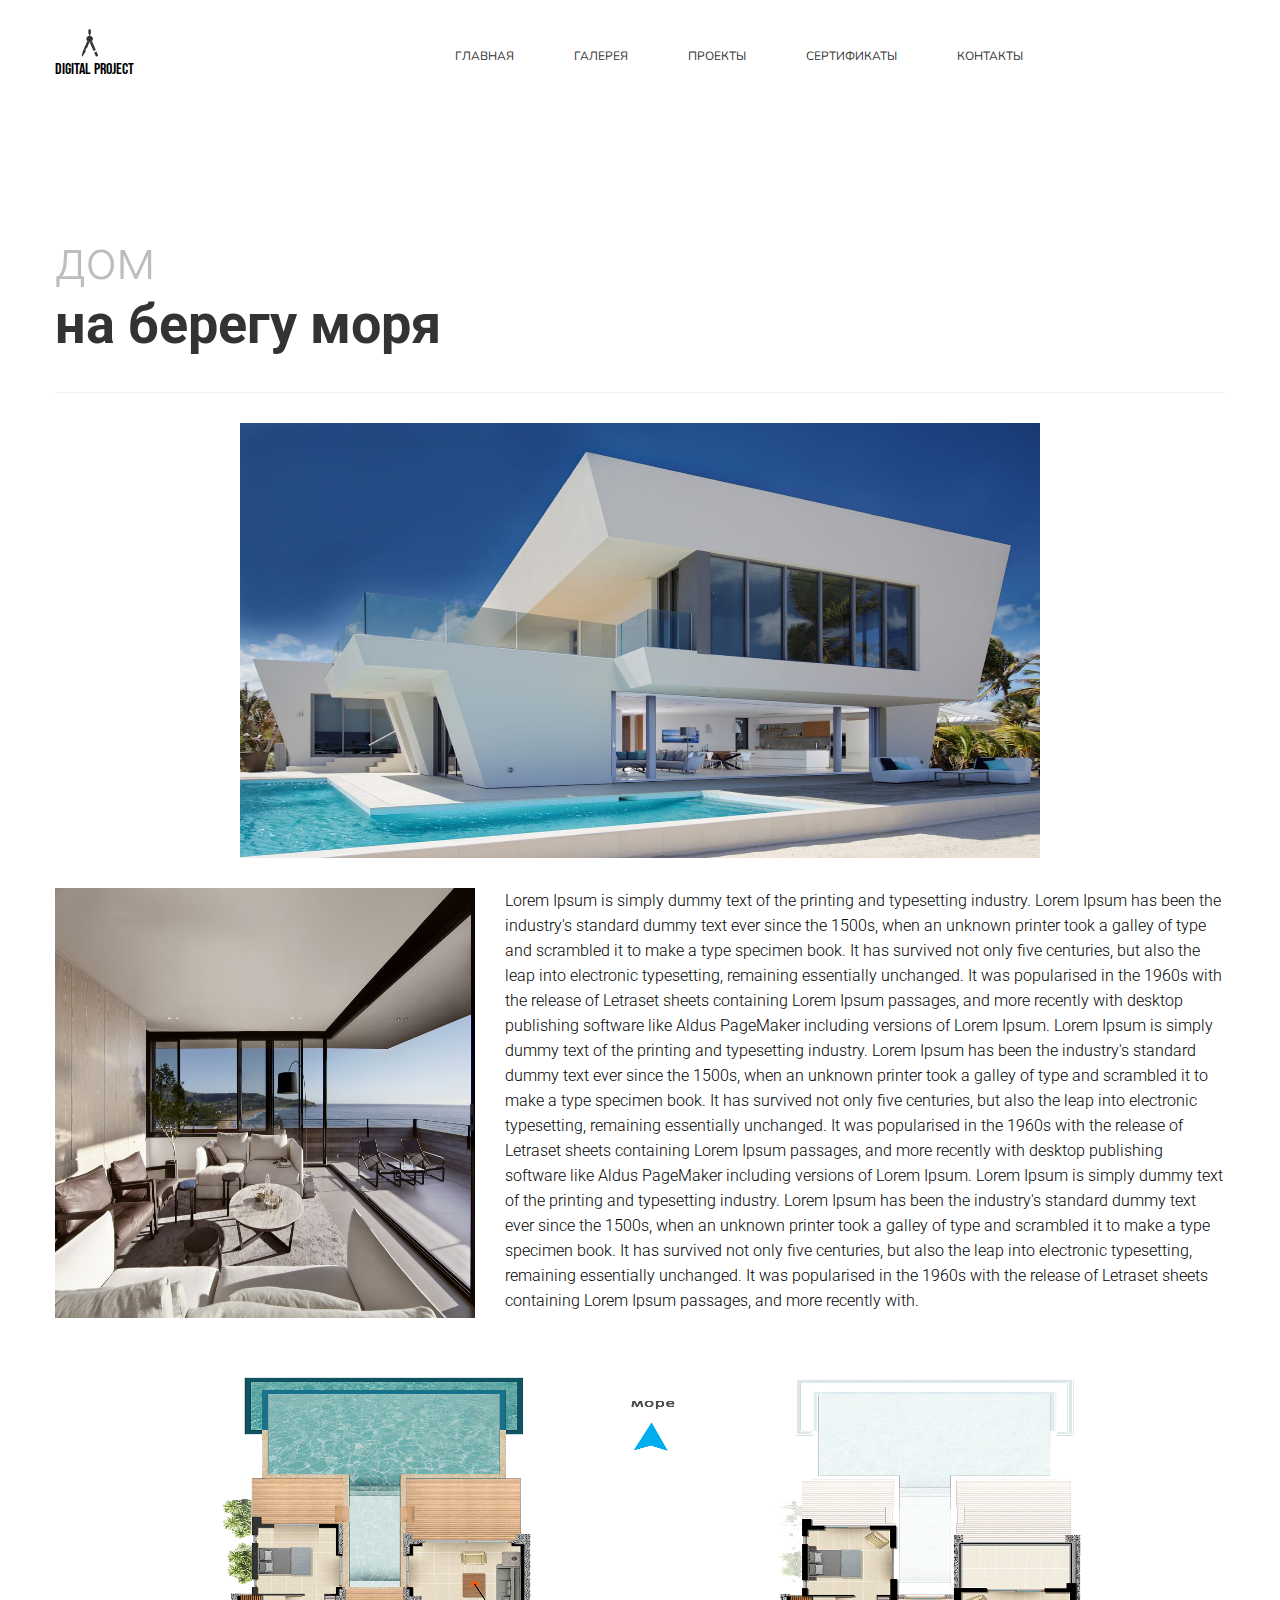
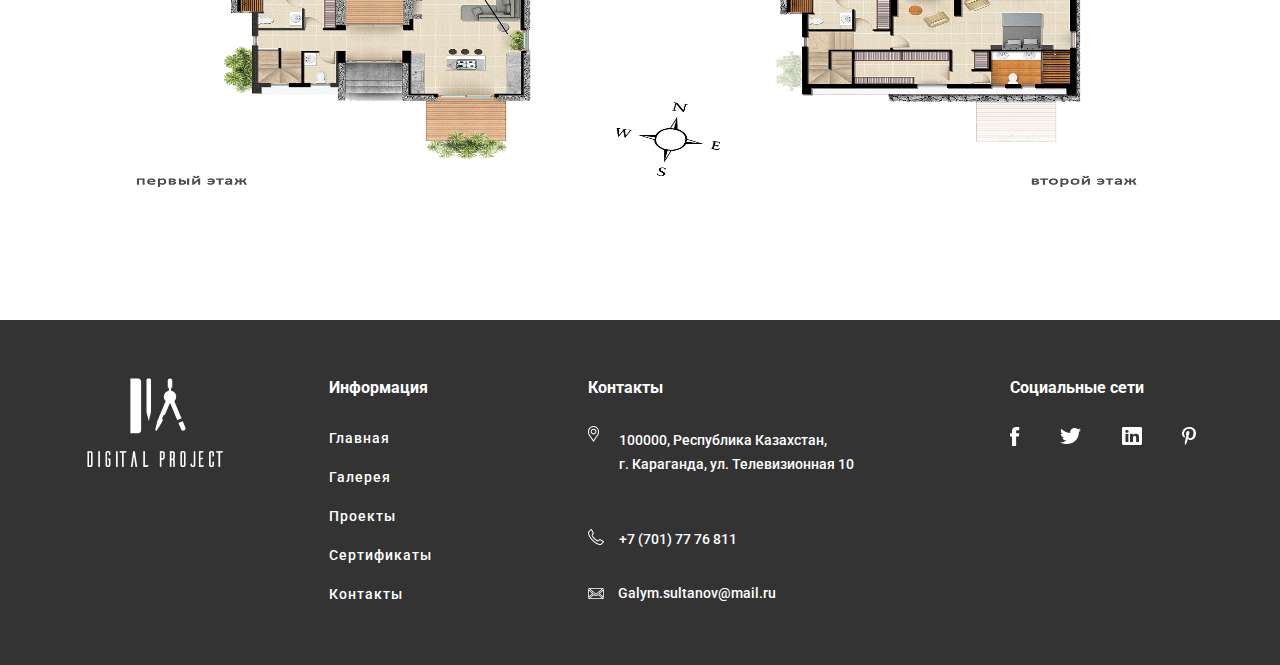
<file: digital progect/project5.html>
<!DOCTYPE html>
<html lang="en">
<head>
    <meta charset="UTF-8">
    <meta http-equiv="X-UA-Compatible" content="IE=edge">
    <meta name="viewport" content="width=device-width, initial-scale=1.0">
    <title>Дом на берегу моря</title>
    <link rel="stylesheet" href="../digital progect/css/project5.css">
    <link rel="stylesheet" href="https://cdnjs.cloudflare.com/ajax/libs/font-awesome/5.15.2/css/all.min.css" integrity="sha512-HK5fgLBL+xu6dm/Ii3z4xhlSUyZgTT9tuc/hSrtw6uzJOvgRr2a9jyxxT1ely+B+xFAmJKVSTbpM/CuL7qxO8w==" crossorigin="anonymous" />
    <link href="https://fonts.googleapis.com/css2?family=Bebas+Neue&display=swap" rel="stylesheet">
    <link href="https://fonts.googleapis.com/css2?family=Nunito&display=swap" rel="stylesheet">
    <link href="https://fonts.googleapis.com/css2?family=Roboto:wght@100;300;400&display=swap" rel="stylesheet">
</head>
<body>
    <div class="container">
        <div class="head-nav" id="">
            <img class="logo" src="../digital progect/img/logo.svg" alt="">
            <p class="logo-text">digital project</p>
            <ul class="nav">
                <li class="nav-item"><a class="nav-a-item" href="../digital progect/index.html" target="_blank"> ГЛАВНАЯ</li></a>
                <li class="nav-item"><a class="nav-a-item" href="../digital progect/gallery.html" target="_blank"> ГАЛЕРЕЯ</li></a>
                <li class="nav-item"><a class="nav-a-item" href="../digital progect/project.html" target="_blank"> ПРОЕКТЫ</li></a>
                <li class="nav-item"><a class="nav-a-item" href="../digital progect/certificate.html" target="_blank"> СЕРТИФИКАТЫ</li></a>
                <li class="nav-item"><a class="nav-a-item" href="../digital progect/info.html" target="_blank"> КОНТАКТЫ</li></a>
            </ul>
        </div>
        <h1 class="gallery-text">дом<br><span class="photos-text">на берегу моря</span></h1>
        <hr class="line-after-photos">
        <div class="main-photo">
            <img src="../digital progect/img/project2.jpg" alt="">
        </div>
        <div class="block-info">
            <img src="../digital progect/img/Lamble.jpg" alt="">           
            <p>
                Lorem Ipsum is simply dummy text of the printing and typesetting industry. Lorem Ipsum has been the industry's standard dummy text ever since the 1500s, when an unknown printer took a galley of type and scrambled it to make a type specimen book. It has survived not only five centuries, but also the leap into electronic typesetting, remaining essentially unchanged. It was popularised in the 1960s with the release of Letraset sheets containing Lorem Ipsum passages, and more recently with desktop publishing software like Aldus PageMaker including versions of Lorem Ipsum. Lorem Ipsum is simply dummy text of the printing and typesetting industry. Lorem Ipsum has been the industry's standard dummy text ever since the 1500s, when an unknown printer took a galley of type and scrambled it to make a type specimen book. It has survived not only five centuries, but also the leap into electronic typesetting, remaining essentially unchanged. It was popularised in the 1960s with the release of Letraset sheets containing Lorem Ipsum passages, and more recently with desktop publishing software like Aldus PageMaker including versions of Lorem Ipsum. Lorem Ipsum is simply dummy text of the printing and typesetting industry. Lorem Ipsum has been the industry's standard dummy text ever since the 1500s, when an unknown printer took a galley of type and scrambled it to make a type specimen book. It has survived not only five centuries, but also the leap into electronic typesetting, remaining essentially unchanged. It was popularised in the 1960s with the release of Letraset sheets containing Lorem Ipsum passages, and more recently with.
            </p>
        </div>
        <div class="plan">
            <img src="../digital progect/img/мореплан.png" alt="">
            
        </div>
    </div>

    <footer class="footer">
        <div class="footer-info">
            <div class="logo-foot">
                <img class="logo_footer" src="../digital progect/img/logo_footer.png" alt="">
            </div>  
                <div class="info-block">
                    <p>Информация</p>
                    <a href="../digital progect/index.html" target="_blank">Главная</a>
                            <a href="../digital progect/gallery.html" target="_blank">Галерея</a>
                            <a href="../digital progect/project.html" target="_blank">Проекты</a>
                            <a href="../digital progect/certificate.html" target="_blank">Сертификаты</a>
                            <a href="../digital progect/info.html" target="_blank">Контакты</a>
                </div>
                <div class="contact-block">
                    <p class="contacts">Контакты</p>
                    <div class="place">
                        <img src="../digital progect/img/gps.png" alt="">
                        <p>100000, Республика  Казахстан, <br> 
                            г. Караганда, ул. Телевизионная 10</p>
                    </div>
                    <div class="number-block">
                        <img src="../digital progect/img/phone.png" alt="">
                        <p>+7 (701) 77 76 811</p>
                    </div>
                    <div class="mail-block">
                        <img src="../digital progect/img/mail.png" alt="">
                        <p>Galym.sultanov@mail.ru</p>
                    </div>
                </div>
                <div class="network-block">
                    <p>Социальные сети</p>
                    <div class="networks">
                        <a href=""><img src="../digital progect/img/facebook.png" alt=""></a>
                        <a href=""><img src="../digital progect/img/twitter.png" alt=""></a>
                        <a href=""><img src="../digital progect/img/inst.png" alt=""></a>
                        <a href=""><img src="../digital progect/img/pininterest.png" alt=""></a>
                    </div>
                </div>
            </div>
    </footer>
</body>
</html>
</file>
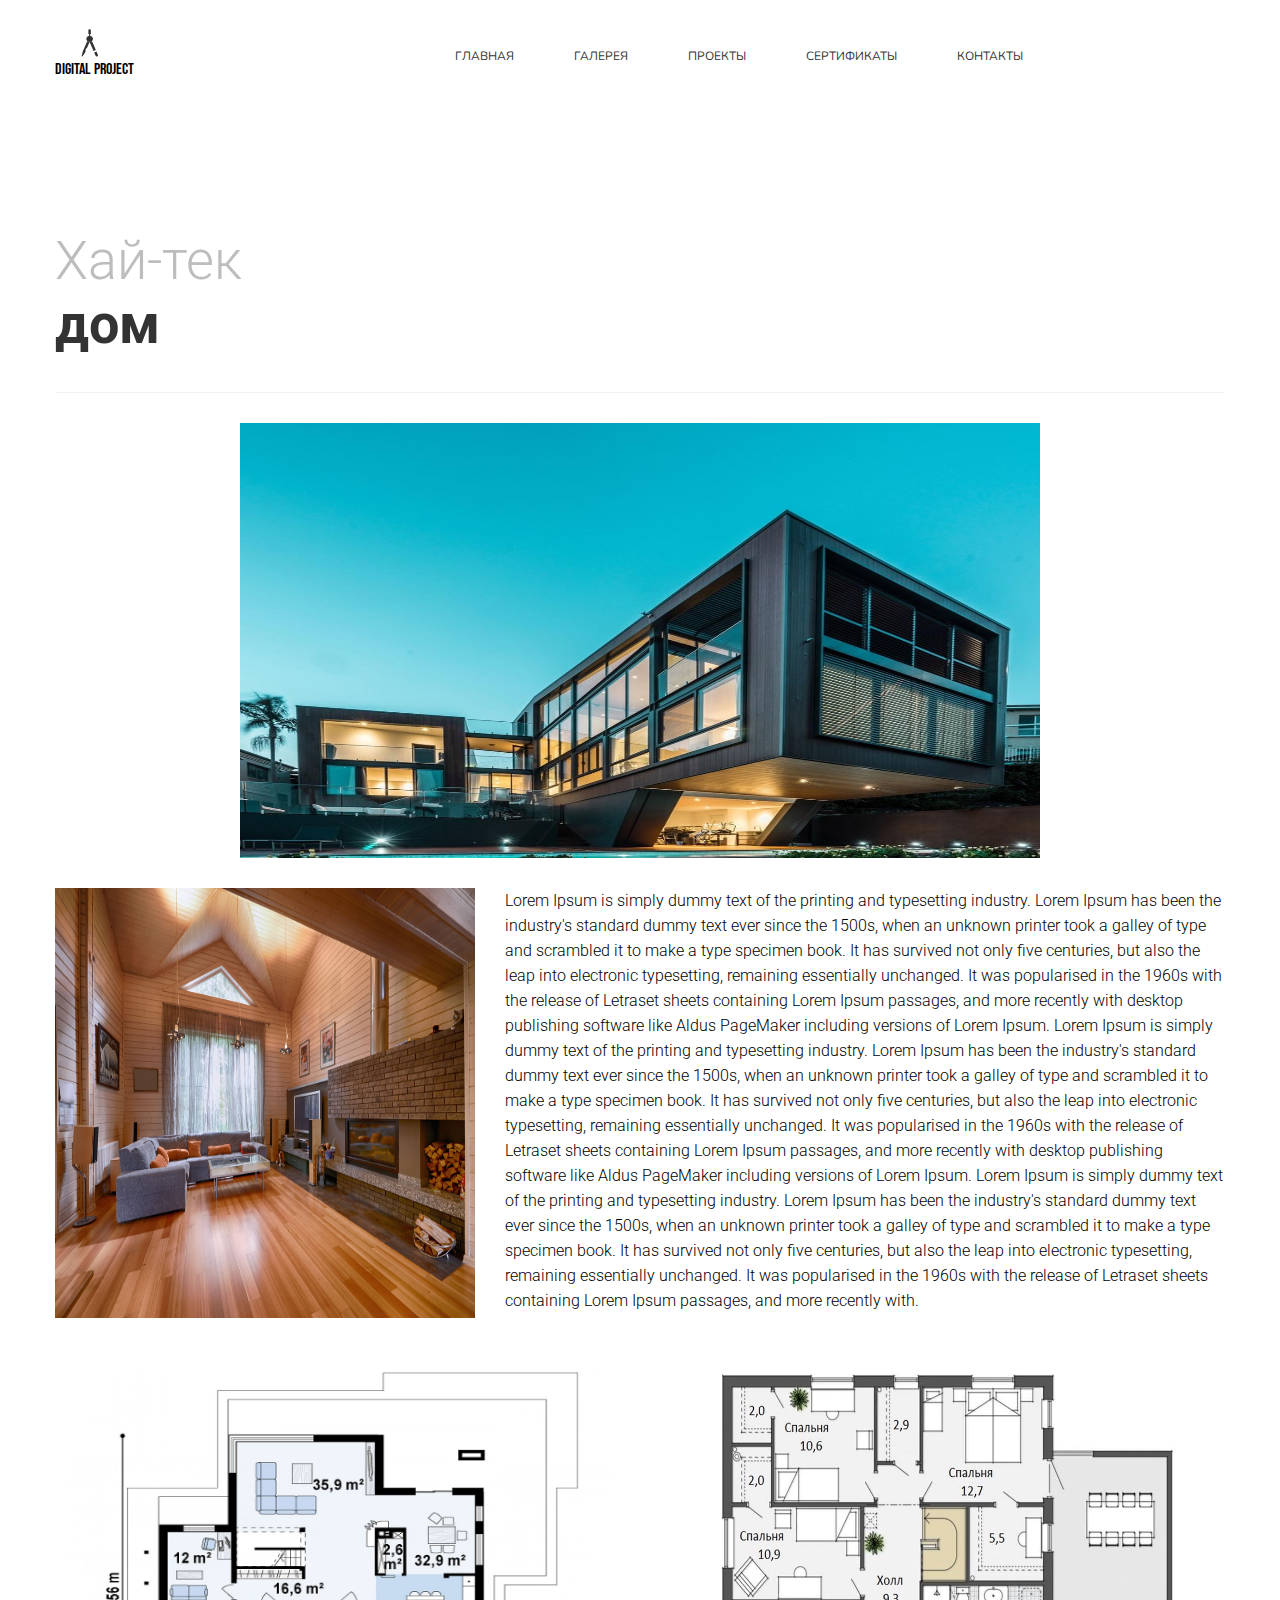
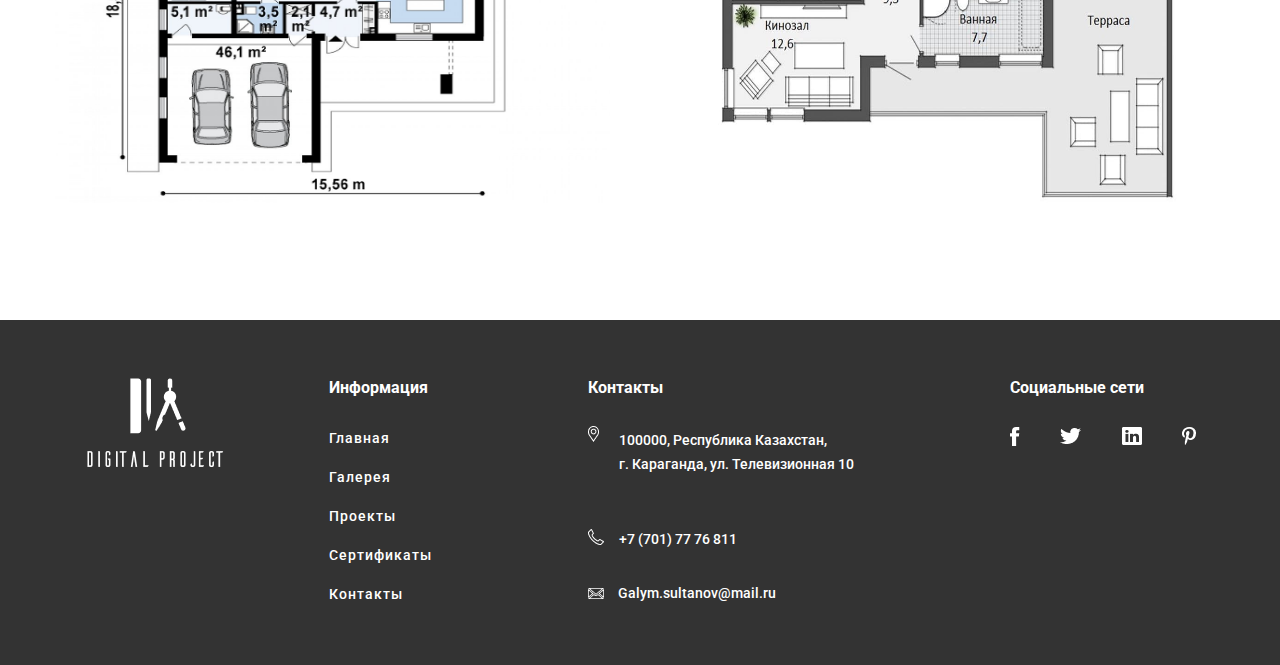
<file: digital progect/project6.html>
<!DOCTYPE html>
<html lang="en">
<head>
    <meta charset="UTF-8">
    <meta http-equiv="X-UA-Compatible" content="IE=edge">
    <meta name="viewport" content="width=device-width, initial-scale=1.0">
    <title>Хай-тек дом</title>
    <link rel="stylesheet" href="../digital progect/css/project4.css">
    <link rel="stylesheet" href="https://cdnjs.cloudflare.com/ajax/libs/font-awesome/5.15.2/css/all.min.css" integrity="sha512-HK5fgLBL+xu6dm/Ii3z4xhlSUyZgTT9tuc/hSrtw6uzJOvgRr2a9jyxxT1ely+B+xFAmJKVSTbpM/CuL7qxO8w==" crossorigin="anonymous" />
    <link href="https://fonts.googleapis.com/css2?family=Bebas+Neue&display=swap" rel="stylesheet">
    <link href="https://fonts.googleapis.com/css2?family=Nunito&display=swap" rel="stylesheet">
    <link href="https://fonts.googleapis.com/css2?family=Roboto:wght@100;300;400&display=swap" rel="stylesheet">
</head>
<body>
    <div class="container">
        <div class="head-nav" id="">
            <img class="logo" src="../digital progect/img/logo.svg" alt="">
            <p class="logo-text">digital project</p>
            <ul class="nav">
                <li class="nav-item"><a class="nav-a-item" href="../digital progect/index.html" target="_blank"> ГЛАВНАЯ</li></a>
                <li class="nav-item"><a class="nav-a-item" href="../digital progect/gallery.html" target="_blank"> ГАЛЕРЕЯ</li></a>
                <li class="nav-item"><a class="nav-a-item" href="../digital progect/project.html" target="_blank"> ПРОЕКТЫ</li></a>
                <li class="nav-item"><a class="nav-a-item" href="../digital progect/certificate.html" target="_blank"> СЕРТИФИКАТЫ</li></a>
                <li class="nav-item"><a class="nav-a-item" href="../digital progect/info.html" target="_blank"> КОНТАКТЫ</li></a>
            </ul>
        </div>
        <h1 class="gallery-text">Хай-тек<br><span class="photos-text">дом</span></h1>
        <hr class="line-after-photos">
        <div class="main-photo">
            <img src="../digital progect/img/home2.jpg" alt="">
        </div>
        <div class="block-info">
            <img src="../digital progect/img/house-min.jpg" alt="">           
            <p>
                Lorem Ipsum is simply dummy text of the printing and typesetting industry. Lorem Ipsum has been the industry's standard dummy text ever since the 1500s, when an unknown printer took a galley of type and scrambled it to make a type specimen book. It has survived not only five centuries, but also the leap into electronic typesetting, remaining essentially unchanged. It was popularised in the 1960s with the release of Letraset sheets containing Lorem Ipsum passages, and more recently with desktop publishing software like Aldus PageMaker including versions of Lorem Ipsum. Lorem Ipsum is simply dummy text of the printing and typesetting industry. Lorem Ipsum has been the industry's standard dummy text ever since the 1500s, when an unknown printer took a galley of type and scrambled it to make a type specimen book. It has survived not only five centuries, but also the leap into electronic typesetting, remaining essentially unchanged. It was popularised in the 1960s with the release of Letraset sheets containing Lorem Ipsum passages, and more recently with desktop publishing software like Aldus PageMaker including versions of Lorem Ipsum. Lorem Ipsum is simply dummy text of the printing and typesetting industry. Lorem Ipsum has been the industry's standard dummy text ever since the 1500s, when an unknown printer took a galley of type and scrambled it to make a type specimen book. It has survived not only five centuries, but also the leap into electronic typesetting, remaining essentially unchanged. It was popularised in the 1960s with the release of Letraset sheets containing Lorem Ipsum passages, and more recently with.
            </p>
        </div>
        <div class="plan">
            <img src="../digital progect/img/хайтек-план1.jpg" alt="">
            <img src="../digital progect/img/хайтек-план2.jpg" alt="">
        </div>
    </div>

    <footer class="footer">
        <div class="footer-info">
            <div class="logo-foot">
                <img class="logo_footer" src="../digital progect/img/logo_footer.png" alt="">
            </div>  
                <div class="info-block">
                    <p>Информация</p>
                    <a href="../digital progect/index.html" target="_blank">Главная</a>
                            <a href="../digital progect/gallery.html" target="_blank">Галерея</a>
                            <a href="../digital progect/project.html" target="_blank">Проекты</a>
                            <a href="../digital progect/certificate.html" target="_blank">Сертификаты</a>
                            <a href="../digital progect/info.html" target="_blank">Контакты</a>
                </div>
                <div class="contact-block">
                    <p class="contacts">Контакты</p>
                    <div class="place">
                        <img src="../digital progect/img/gps.png" alt="">
                        <p>100000, Республика  Казахстан, <br> 
                            г. Караганда, ул. Телевизионная 10</p>
                    </div>
                    <div class="number-block">
                        <img src="../digital progect/img/phone.png" alt="">
                        <p>+7 (701) 77 76 811</p>
                    </div>
                    <div class="mail-block">
                        <img src="../digital progect/img/mail.png" alt="">
                        <p>Galym.sultanov@mail.ru</p>
                    </div>
                </div>
                <div class="network-block">
                    <p>Социальные сети</p>
                    <div class="networks">
                        <a href=""><img src="../digital progect/img/facebook.png" alt=""></a>
                        <a href=""><img src="../digital progect/img/twitter.png" alt=""></a>
                        <a href=""><img src="../digital progect/img/inst.png" alt=""></a>
                        <a href=""><img src="../digital progect/img/pininterest.png" alt=""></a>
                    </div>
                </div>
            </div>
    </footer>
</body>
</html>
</file>
<file: digital progect/css/main.css>
body {
    background-color: #fff;
    margin: 0;
    font-family: 'Bebas Neue', cursive;
    font-family: 'Nunito', sans-serif;
    font-family: 'Roboto', sans-serif;
}
.container {
    width: 1170px;
    margin: 0 auto;
    height: 3515px;  
}
.head-nav {
    align-items: center;
    width: 100%;
    height: 102px;
}
.logo {
    float: left;
    width: 17px;
    height: 28px;
    margin-top: 29px;
    margin-left: 26px;
}
.logo-text {
    margin-top: 60px;
    margin-bottom: 0px;
    position: absolute;
    width: 85px;
    height: 18px;
    font-family: 'Bebas Neue';
}
.nav {
    margin-top: 0;
    margin-bottom: 0;
    margin-right: 205px;
    float: right;
    font-family: 'Nunito';
    width: 565px;
    height: 102px;
    display: flex;
}
.nav-item {
    margin-top: 44px;
    margin-left: 60px;
    list-style: none;
}
.nav-item:nth-child(1) {
    margin-left: 0;
}
.nav-a-item {
    position: relative;
    font-size: 12px;
    line-height: 12px;
    text-decoration: none;
    color: #333333;
}
.nav-a-item::before{
    content: '';
    bottom: 0;
    left: 0;
    position: absolute;
    width: 100%;
    height: 2px;
    background-color: #333333;
    transition: 0.2s;
    transform: scaleX(0);
}
.nav-a-item:hover:before {
    transform: scaleX(1);
}
.main-project {
    height: 790px;
}
.project-text-block {
    width: 335px;
    height: 130px;
    float: left;
    margin-top: 336px;
}
.project {
    font-family: 'Roboto';
    font-weight: 300;
    font-size: 64px;
    line-height: 64px;
    color: #bdbdbd;
    margin-top: 0;
    margin-bottom: 3px;
}
.name-project {
    margin: 0;
    font-family: 'Nunito'; 
    font-weight: 700;
    font-size: 64px;
    line-height: 64px;
    color: #333333;
}
.main-home {
    width: 770px;
    height: 780px;
    float: right;
}
.arrows {
    display: flex;
    margin-top: 90px;
    width: 400px;
    height: 67px;
    float: left;
}
.left-arrow-a {
    margin-right: 22px;
    width: 26px;
    height: 20px;
    padding: 22.5px 17px;
    background: #FFFFFF;
    border: 1px solid #F2F2F2;
    margin-bottom: 8px;
}
.right-arrows {
    width: 28px;
    height: 20px;
    padding: 22.5px 17px;
    background: #F9F9F9;
    border: 1px solid #F2F2F2;
    transform: rotate(180deg);
}
.line-after-arrows {
    width: 271px;
    height: 0;
    border: 1px solid #f2f2f2;
}
.number-text {
    margin-left: 25px;
    margin-top: 90px;
    letter-spacing: 5px;
    float: left;
    font-family: 'Roboto';
    font-size: 24px;
    line-height: 24px;
    color: #bdbdbd;
}
.about-compaing {
    width: 100%;
    height: 435px;
    background-color: #FBFBFB;
    margin-top: 120px;
}
.photos-compaing {
    float: left;
    margin-top: 30px;
    margin-left: 100px;
    width: 580px;
    height: 435px;
}
.photo2 {
    float: right;
    margin-top: 30px;
}
.photo3 {
    margin-top: 30px;
}
.main-text {
    float: right;
    width: 460px;
}
.about-text {
    width: 100%;
    float: right;
}
.heading {
    margin-top: 30px;
    margin-bottom: 20px;
    font-family: "roboto";
    font-size: 64px;
    line-height: 64px;
    color: #bdbdbd;
    font-weight: 300;
}
.about-text p {
    margin-left: 4px;
    font-weight: 300;
    font-size: 16px;
    font-family: "roboto";
    color: #000;
    line-height: 25px;
}
.tasks-block {
    width: 100%;
    margin-top: 150px;
    height: 283px;
}
.main-task {
    margin-top: 0;
    font-family: "roboto";
    font-weight: 300;
    font-size: 64px;
    line-height: 64px;
    color: #bdbdbd;
    margin-bottom: 60px;
}
.task1 {
    width: 413px;
    height: 185px;
    align-items: center;
    display: flex;
    float: left;
}
.number1 {
    margin: 0;
    font-family: "Bebas Neue";
    font-weight: 700;
    font-size: 200px;
    color: #f2f2f2;
    float: left;
}
.task1-text {
    font-weight: 400;
    margin-left: 30px;
    font-family: "roboto";
    font-size: 18px;
    line-height: 36px;
    color: #333333;
    width: 258px;
}
.task2 {
    width: 472px;
    height: 185px;
    align-items: center;
    display: flex;
    float: right;
}
.task2-text {
    font-weight: 400;
    float: right;
    margin-left: 30px;
    font-family: "roboto";
    font-size: 18px;
    line-height: 36px;
    color: #333333;
    width: 420px;
}
.our-project-block {
    width: 100%;
    height: 765px;
    margin-top: 120px;
}
.projects_text {
    margin-top: 0;
    font-family: "roboto";
    font-weight: 300;
    font-size: 64px;
    line-height: 64px;
    color: #bdbdbd;
    margin-bottom: 60px;
}
.projects {
    width: 100%;
    height: 640px;    
}
.first-projects-block {
    width: 100%;
    height: 255px;
    display: flex;
    justify-content: space-between;
}
.second-projects-block {
    margin-top: 30px;
    width: 100%;
    height: 255px;
    display: flex;
    justify-content: space-between;
}
.project-block1 {
    position: relative;
    width: 570px;
    height: 255px;
}
.project-block2 {
    position: relative;
    width: 270px;
    height: 255px;
}
.project-block2::before {
    content: '';
    position: absolute;
    left: 0;
    top: 0;
    width: 100%;
    height: 100%;
    background-color: #333333;
    opacity: 0;
    transition: all 0.3s ease;
}
.project-block2:hover::before {
    opacity: 0.8;
}
.project-block2:hover .project-text2 {
    transition: .5s;
    transform: translateY(-235px);
    opacity: 1;
    text-align: center;
}
.project-block2:hover .project-text2-a {
    transition: .5s;
    transform: translateY(-80px);
    opacity: 1;
}
.project-block1::before {
    content: '';
    position: absolute;
    left: 0;
    top: 0;
    width: 100%;
    height: 100%;
    background-color: #333333;
    opacity: 0;
    transition: all 0.3s ease;
}
.project-block1:hover::before {
    opacity: 0.8;
}
.project-block1:hover .project-text1 {
    transition: .5s;
    transform: translateY(-280px);
    opacity: 1;
}
.project-block1:hover .project-text1-a {
    transition: .5s;
    transform: translateY(-80px);
    opacity: 1;
}
.project1 {
    width: 100%;
    height: 100%;
    object-fit: cover;
}

.project-text1 {
    position: absolute;
    font-family: 'Roboto';
    font-weight: 700;
    font-size: 64px;
    line-height: 64px;
    color: #FFFFFF;
    transform: translateY(-195px);
    margin-left: 79px;
    overflow: hidden;
    opacity: 0;
}
.project-text2 {
    position: absolute;
    font-family: 'Roboto';
    font-weight: 700;
    font-size: 42px;
    color: #FFFFFF;
    transform: translateY(-195px);
    width: 270px;
    overflow: hidden;
    opacity: 0;
}
.project-text1-a {
    opacity: 0;
    margin-left: 81px;
    text-transform: uppercase;
    display: block;
    position: absolute;
    font-family: 'Nunito';
    font-weight: 400;
    color: #FFFFFF;
    text-decoration: none;
    font-size: 12px;
    line-height: 12px;
    transform: translateY(-35px);
}
.project-text2-a {
    opacity: 0;
    margin-left: 88px;
    text-transform: uppercase;
    display: block;
    position: absolute;
    font-family: 'Nunito';
    font-weight: 400;
    color: #FFFFFF;
    text-decoration: none;
    font-size: 12px;
    line-height: 12px;
    transform: translateY(-35px);
}
.arrow-2-right {
    transform: translateY(8px);
    margin-left: 8px;
}
.span-our-projects {
    margin-top: 39px;
    text-decoration: none;
    color: #FFFFFF;
    font-size: 12px;
    line-height: 12px;
    padding: 12px 40px 24px 40px;
    background-color: #333333;
    float: right;
    font-family: 'Roboto';
    font-weight: 300;
}
.span-our-projects:hover {
    background-color: #474646;
    transition: .3s;
}
.span-projects-img {
    transform: translateY(7px);
    margin-left: 7px;
}
.connect-block {
    width: 100%;
    height: 370px;
    margin-top: 120px;
}
.connect_us {
    font-family: 'Roboto';
    font-weight: 300;
    font-size: 64px;
    line-height: 64px;
    color: #bdbdbd;
    margin-top: 0;
}
.feedback {
    width: 390px;
    height: 180px;
    float: left;
    box-sizing: border-box;
}
.feedback input {
    outline: none;
}
.connect-block img {
    float: right;
    height: 301px;
}
.block-number {
    margin-top: 30px;
}
.mail-block {
    margin-top: 15px;
}
.name {
    width: 368px;
    height: 46px;
    background-color: #f3f3f3;
    font-size: 14px;
    line-height: 17px;
    color: #8d8d8d;
    font-family: 'Roboto';
    font-weight: 300;
    border: none;
    padding-left: 21px;
}
.span-send {
    float: left;
    text-decoration: none;
    color: #FFFFFF;
    font-size: 12px;
    line-height: 12px;
    padding: 12px 40px 24px 40px;
    background-color: #333333;
    font-family: 'Roboto';
    font-weight: 300;
    margin-top: 50px;
}
.span-send:hover {
    background-color: #555454;
    transition: .3s;
}
.wrapper {
    width: 100%;
}
.btn-send {
    display: block;
    width: 90px;
    font-family: 'Roboto';
    font-size: 14px;
    line-height: 12px;
    font-weight: 400;
    color: #fff;
    padding: 24px 48px;
    background-color: #fff;
    background-color: #333333;
    cursor: pointer;
}
.btn-send:hover {
    background-color: #474646;
    transition: .3s;
}
.popup {
    display: block;
    width: 220px;
    height: 100px;
    text-align: center;
    text-transform: uppercase;
    color: #fff;
    background-color: #bdbdbd;
    padding: 20px;
    position: relative;
    transition: .5s all;
    margin: 0 auto;
    left: -1510px;
}
.popup p{
    margin: 0;
    margin-top: 6px;
    padding-top: 6px;
    line-height: 20px;
}
.message-block {
    background-color: #5d5d5d;
    height: 90px;
    width: 95%;
    margin: 0 auto;
    color: #f3f3f3;
}
#modal {
    display: none;
}
#modal:checked ~ .popup {
    left: -600px;
}
.cross {
    width: 11px;
    height: 11px;
}
.close {
    position: absolute;
    top: -3px;
    right: 5px;
    cursor: pointer;
    font-size: 24px;
}
.footer {
    width: 100%;
    height: 345px;
    background-color: #333333;
    display: flex;
}
.footer-info {
    padding-top: 58px;
    width: 1112px;
    height: 230px;
    margin: 0 auto;
    display: flex;
}
.logo_footer {
    float: left;
}
.info-block {
    width: 102px;
    height: 230px;
    padding-left: 100px;
}
.info-block p {
    margin-top: 0;
    margin-bottom: 0;
    padding-bottom: 28px;
    font-family: 'Roboto';
    font-weight: 700;
    font-size: 16px;
    line-height: 20px;
    color: #FFFFFF;
}
.info-block a {
    display: block;
    text-decoration: none;
    font-family: 'Roboto';
    font-weight: 500;
    font-size: 14px;
    line-height: 24px;
    color: #FFFFFF;
    margin-bottom: 15px;
    letter-spacing: 1px;
    transition: .2s;
}
.info-block a:hover {
    color: #cccccc;
}
.contact-block {
    width: 345px;
    height: 230px;
    margin-left: 157px;
}
.contacts {
    margin-top: 0;
    margin-bottom: 0;
    padding-bottom: 28px;
    font-family: 'Roboto';
    font-weight: 700;
    font-size: 16px;
    line-height: 20px;
    color: #FFFFFF;
}
.place {
    display: flex;
    align-items: center;
    margin: 0;
}
.place p {
    font-family: 'Roboto';
    font-weight: 500;
    font-size: 14px;
    line-height: 24px;
    color: #FFFFFF;
    margin: 0;
}
.place img {
    padding-bottom: 35px;
    margin-right: 20px;
}
.number-block {
    display: flex;
    align-items: center;
    margin-bottom: 0;
    margin-top: 50px;
}
.number-block p {
    font-family: 'Roboto';
    font-weight: 500;
    font-size: 14px;
    line-height: 24px;
    color: #FFFFFF;
    padding-left: 14px;
    margin: 0;
}
.number-block img {
    padding-bottom: 5px;
}
.mail-block {
    display: flex;
    align-items: center;
    margin-bottom: 0;
    margin-top: 30px;
}
.mail-block p {
    font-family: 'Roboto';
    font-weight: 500;
    font-size: 14px;
    line-height: 24px;
    color: #FFFFFF;
    padding-left: 14px;
    margin: 0;
}
.network-block {
    width: 193px;
    height: 64px;
    margin-left: 140px;
}
.network-block p {
    margin-top: 0;
    margin-bottom: 0;
    padding-bottom: 28px;
    font-family: 'Roboto';
    font-weight: 700;
    font-size: 16px;
    line-height: 20px;
    color: #FFFFFF;
}
.networks {
    display: flex;
    align-items: center;
}
.networks a {
    display: block;
    margin-left: 40px;
}
.networks a:nth-child(1) {
    margin-left: 0;
}
@media (max-width:1190px) {
    .container {
        width: 900px;
        height: 3315px;
    }
    .nav{
        margin-right: 35px;
    }
    .project-text-block {
        width: 267px;
    }
    .project {
        font-size: 53px;
        float: left;
    }
    .name-project {
        font-size: 51px;
        float: left;
    }
    .main-home {
        width: 600px;
        height: 660px;
    }
    .about-compaing {
        height: 350px;
        margin: 0;
    }
    .photos-compaing {
        width: 440px;
        margin-left: 50px;
    }
    .photo1{
        width: 200px;
    }
    .photo2{
        width: 200px;
    }
    .photo3{
        width: 200px;
    }
    .main-text {
        width: 353px;
        margin-right: 13px;
    }
    .heading {
        font-size: 55px;
        margin-bottom: 5px;
    }
    .about-text {
        width: 350px;
        padding-right: 0px;
    }
    .about-text p {
        line-height: 22px;
    }
    .main-task {
        font-size: 60px;
        margin-bottom: 50px;
    }
    .task1 {
        width: 321px;
    }
    .number1 {
        font-size: 185px;
    }
    .task1-text {
        margin-left: 15px;
        font-size: 17px;
        line-height: 33px;
    }
    .task2 {
        padding-right:0px;
    }
    .task2-text {
        margin-left: 15px;
        font-size: 17px;
        line-height: 33px;
    }
    .projects_text {
        font-size: 60px;
    }
    .project1 {
        width: 98%;
    }
    .project-block1::before {
        width: 98%;
    }
    .project-block2::before {
        width: 96%;
    }
    .project-block2 {
        padding-right: 5px;
    }
    .project-block2:hover .project-text2 {
        text-align: center;
        width: 96%;
    }
    .project-text1 {
        margin-left: 27px;
        font-size: 58px;
        transform: translateY(-165px);
    }
    .project-text2 {
        text-align: start;
        font-size: 32px;
        transform: translateY(-140px);
        width: 100%;
    }
    .project-text1-a {
        transform: translateY(-20px);
        margin-left: 32px;
    }
    .project-block1:hover .project-text1-a {
        transform: translateY(-60px);
    }
    .project-block1:hover .project-text1 {
        transform: translateY(-260px);
    }
    .project-block2:hover .project-text2 {
        transition: .5s;
        transform: translateY(-200px);
        opacity: 1;
        text-align: start;
        font-size: 32px;
        text-align: center;
        width: 96%;
    }
    .project-block2:hover .project-text2-a {
        margin-left: 66px;
    }
    .connect-block img {
        width: 500px;
    }
    .popup {
        top: 50px;
    }
    #modal:checked ~ .popup {
        left: -400px;
        top: 50px;
    }
    .footer {
        width: 100%;
    }
    .footer-info {
        justify-content: space-evenly;
    }
    .info-block {
        padding-left: 0;
    }
    .contact-block {
        margin-left: 0;
        width: 264px;
    }
    .network-block {
        margin-left: 0;
    }
}
@media (max-width:920px) {
    .container {
        width: 800px;
        height: 3225px;
    }
    .nav {
        margin-right: 78px;
    }
    .project {
        font-size: 48px;
        line-height: 48px;
        margin-bottom: 3px;
    }
    .name-project {
        line-height: 48px;
        font-size: 44px;
    }
    .main-home {
        width: 525px;
        height: 630px;
    }
    .photo1 {
        width: 170px;
    }
    .photo3 {
        width: 170px;
    }
    .photo2 {
        width: 170px;
    }
    .about-compaing {
        height: 300px;
    }
    .photos-compaing {
        width: 380px;
        margin-left: 25px;
        height: 290px;
    }
    .heading {
        font-size: 52px;
        padding-left: 3px;
        margin-bottom: 0;
        margin-top: 21px;
    }
    .about-text {
        width: 302px;
        padding-right: 48px;
    }
    .about-text p {
        font-size: 14px;
        line-height: 19px;
    }
    .main-task {
        font-size: 58px;
    }
    .number1 {
        font-size: 170px;
    }
    .task2 {
        padding-right: 20px;
        width: 440px;
    }
    .task1-text {
        margin-left: 2px;
        line-height: 29px;
    }
    .task2-text {
        line-height: 29px;
        margin-left: 13px;
    }
    .project-text1 {
        font-size: 50px;
    }
    .project-block2::before {
        width: 97%;
    }
    .project-block1 {
        height: 225px;
    }
    .project-block1:hover .project-text1 {
        transform: translateY(-240px);
    }
    .second-projects-block {
        margin-top: 0;
        height: 225px;
    }
    .project-text2-a {
        margin-left: 54px;
    }
    .project-block2 {
        height: 100%;
        text-align: center;
    }
    .project-block2:hover .project-text2 {
        font-size: 28px;
        transform: translateY(-190px);       
    }
    .project-block2:hover .project-text2-a {
        margin-left: 54px;
    }
    .project-text2 {
        font-size: 28px;
        width: 178px;
    }
    .projects_text {
        font-size: 58px;
    }
    .connect_us {
        font-size: 58px;
    }
    .connect-block {
        margin-top: 80px;
    }
    .feedback {
        width: 359px;
    }
    .feedback input {
        box-sizing: border-box;
    }
    .name {
        width: 100%;
    }
    .connect-block img {
        width: 400px;
        height: 198px;
    }
    #modal:checked ~ .popup {
        left: -280px;
    }
} 
@media (max-width:820px) {
    .container {
        width: 750px;
        height: 3190px;
    }
    .nav {
        margin-right: 23px;
    }
    .nav-item {
        margin-left: 50px;
    }
    .project {
        font-size: 25px;
    }
    .name-project {
        font-size: 41px;
    }
    .main-home {
        width: 480px;
        height: 600px;
    }
    .main-project {
        height: 750px;
    }
    .photos-compaing {
        width: 365px;
        margin-left: 20px;
    }
    .main-text {
        width: 329px;
        margin-right: 20px;
    }
    .heading {
        font-size: 47px;
        padding-left: 28px;
    }
    .about-text  {
        padding: 0;
    }
    .main-task {
        font-size: 53px;
        margin-bottom: 35px;
    }
    .task1 {
        width: 265px;
    }
    .task2 {
        padding: 0;
        width: 405px;
    }
    .number1 {
        font-size: 150px;
    }
    .task1-text {
        line-height: 27px;
        font-size: 16px;
    }
    .task2-text {
        line-height: 27px;
        font-size: 16px;
    }
    .feedback {
        width: 330px;
    }
    .connect-block img {
        width: 365px;
    }
    .logo_footer {
        width: 120px;
    }
    .network-block {
        width: 145px;
    }
    .networks a {
        margin-left: 25px;
    }
}
</file>
<file: matoa/css/style.css>
body {
    font-family: 'Roboto', sans-serif;
    font-family: 'Taviraj', serif;
    margin: 0;
    padding: 0;
    background-color: #F7F6F4;
}

.container {
    margin: 0 auto;
    width: 1110px;
    height: 4505px;
}
.header-top{
    height: 35px;
    font-family: 'Roboto';
    padding-top: 40px;
    display: flex;
    align-items: center;
}
.logo-img {
    margin-top: 5px;
    width: 178px;
    height: 22px;
}
.nav {
    margin-left: 155px;
}
.nav ul {
    align-items: center;
    display: flex;
}
.nav-item-list {
    list-style: none;
    margin-left: 40px;
}
.nav-a-item {
    margin-top: 4px;
    display: block;
    font-size: 16px;
    color: #333333;
    text-decoration: none;
}
li:nth-child(1) {
    margin-left: 0;
}
li:nth-child(6) {
    margin-left: 40px;
}
li:nth-child(7) {
    margin-left: 3px;
}
.search {
    width: 24px;
    height: 24px;
    margin-left: 88px;
}
.user-img {
    width: 24px;
    height: 24px;
    margin-left: 20px;
}
.car-block {
    margin-top: 5px;
    margin-left: 54px;
    width: 46px;
    height: 46px;
    border-radius: 50%;
    background-color: #F1DDC9;
}
.cart-img {
    width: 22px;
    height: 22px;
    margin-top: 10px;
    margin-left: 11px;
}
.header {
    display: flex;
    align-items: center;
    margin-top: 87px;
    background-color: #F1DDC9;
    width: 1110px;
    height: 550px;
}
.clock {
    width: 325px;
    height: 465px;
    margin-top: 250px;
    margin-left: 20px;
}
.main-text {
    margin-top: -100px;
    margin-left: 80px;
    text-align: left;
    width: 500px;
    height: 240px;
}
.heading {
    width: 520px;
    line-height: 80px;
    margin: 0;
    font-size: 65px;
    font-family: 'Taviraj';
}
.content-text {
    font-size: 13px;
    font-family: 'Roboto';
    line-height: 22px;
    margin: 0;
}
.content {
    margin-top: 40px;
}
.line-after-heading {
    position: absolute;
    width: 95px;
    height: 0px;
    border: 1px solid #000000;
}
.buttons {
    display: flex;
    align-items: center;
}
.red-btn {
    margin-top: 65px;
    background-color: #D84727;
    width: 230px;
    height: 60px;
}
.add  {
    padding-top: 16px;
    text-align: center;
    margin: 0;
    font-weight: 400;
    font-size: 20px;
    font-family: 'Roboto';
}
.red-btn a {
    color: #fff;
    text-decoration: none;
}
.secon-btn {
    margin-left: 16px;
    margin-top: 65px;
    border: 2px solid #D84727;
    width: 140px;
    height: 56px;
}
.secon-btn p {
    text-align: center;
}
.installment {
    color: #D84727;
    text-decoration: none;
    padding-top: 16px;
    margin: 0;
    font-weight: 400;
    font-size: 20px;
    font-family: 'Roboto';
}
.left-btn {
    margin-top: -31px;
    margin-right: 15px;
    float: right;
    width: 56px;
    height: 56px;
    border: 2px solid #D84727;
}
.left-img {
    padding: 12px 11px;
    width: 32px;
    height: 32px;
}
.right-btn {
    background-color: #D84727;
    margin-top: -31px;
    margin-right: 30px;
    float: right;
    width: 56px;
    height: 56px;
    border: 2px solid #D84727
}
.right-img {
    padding: 12px 13px;
    width: 32px;
    height: 32px;
}
.products {
    height: 2625px;
    margin-top: 210px;
}
.glasses-block {
    width: 530px;
    height: 270px;
    background: #FFFFFF;
}
.heading-second {
    margin: 0;
    padding-top: 32px;
    margin-left: 32px;
    font-weight: 400;
    font-size: 28px;
    line-height: 32px;
    font-family: 'Taviraj';
    width: 280px;
}
.info {
    line-height: 25px;
    margin: 0;
    margin-top: 12px;
    margin-left: 32px;
    color: #777777;
    font-family: 'Roboto';
    font-size: 16px;
    width: 340px;
}
.descover {
    text-decoration: none;
    color: #333333;
    font-family: 'Roboto';
    font-size: 16px;
    font-weight: 600;
    margin-top: 12px;
    display: block;
    margin-left: 32px;
}
.line-after-discover {
    width: 70px;
    height: 0px;
    border: 1px solid #333333;
    float: left;
    margin-left: 32px;
    margin-bottom: 3px;
}
.glasses {
    width: 310px;
    height: 135px;
    margin-right: 5px;
    float: right;
    margin-top: -35px;
}
.clock-block {
    float: right;
    width: 530px;
    height: 270px;
    background: #FFFFFF;
    margin-left: 50px;
    margin-top: -270px;
}
.second-clock {
    width: 160px;
    height: 155px;
    float: right;
    margin-top: -35px;
    margin-right: 20px;
}
.Monthly-Deals {
    margin-left: 32px;
    margin: 0;
    margin-top: 90px;
    font-size: 30px;
}
.line-after-deals {
    width: 120px;
    height: 0px;
    border: 1px solid #000000;
    float: left;
}
.clocks-deal {
    justify-content: space-between;
    display: flex;
    height: 500px;
    width: 1110px;
    align-items: center;
}
.deal {
    width: 255px;
    height: 380px;
    background-color: #FFFFFF;
    margin-top: 105px;
}
.deal-clock {
    margin-top: -40px;
    width: 205px;
    height: 220px;
    margin-left: 25px;
}
.name-deal {
    font-family: 'Taviraj';
    font-weight: 500;
    font-size: 24px;
    margin-left: 25px;
    margin-top: 32px;
    margin-bottom: 0;
}
.name-deal-a {
    text-decoration: none;
    color: #000000;
}
.discount {
    font-family: 'Taviraj';
    font-weight: 400;
    font-size: 14px;
    color: #777777;
    margin-left: 25px;
    margin-bottom: 0;
    margin-top: 0;
}
.old-price {
    font-family: 'Taviraj';
    font-weight: 400;
    font-size: 13px;
    color:  #777777;
    margin-left: 25px;
    margin-bottom: 0;
    margin-top: 5px;
    text-decoration: line-through;
}
.new-price {
    font-family: 'Taviraj';
    font-weight: 400;
    font-size: 23px;
    color: #333333;
    margin-left: 25px;
    margin-top: 7px;
    margin-bottom: 0;
}
.line-after-news {
    width: 120px;
    height: 0px;
    border: 1px solid #000000;
    float: left;
}
.news_block {
    margin-top: 20px;
    width: 100%;
    height: 460px;
    background: linear-gradient(to right, #F7F6F4 40%, #F1DDC9 60%);
}
.recent-text-block {
    float: left;
    width: 350px;
    font-family: 'taviraj';
    padding-top: 170px;
}
.where_travel {
    font-weight: 400;
    font-size: 18px;
    margin: 0;
    color: #777777;
}
.place {
    margin: 0;
    margin-top: 8px;
    margin-bottom: 80px;
    font-weight: 400;
    font-size: 34px;
    color: #333333;
    line-height: 48px;
}
.btn_discover {
    font-weight: 400;
    font-size: 16px;
    color: #d84727;
    text-decoration: none;
    padding: 15px 47px;
    border: 2px solid #d84727;
    font-family: 'Roboto';
}
.hand {
    margin-right: 150px;
    margin-top: 70px;
    float: right;
    width: 570px;
    height: 460px;
}
.main-products {
    height: 850px;
    margin-top: 230px;
}
.main-products ul {
    padding: 0;
    margin: 0;
    justify-content: space-between;
    display: flex;
}
.main-products li {
    list-style: none;
    color: #333333;
    font-size: 34px;
}
.clocks-block {
    width: 100%;
    justify-content: space-between;
}
.product {
    margin-right: 110px;
    float: left;
    margin-bottom: 30px;
    display: flex;
    width: 310px;
    height: 130px;
    margin-top: 60px;
}
.product2 {
    margin-right: 20px;
    float: left;
    margin-bottom: 30px;
    display: flex;
    width: 310px;
    height: 130px;
    margin-top: 60px;
}
.product3 {
    float: right;
    margin-bottom: 30px;
    display: flex;
    width: 310px;
    height: 130px;
    margin-top: 60px;
}
.back_img {
    width: 131px;
    height: 131px;
    background-color: #F1DDC9;
}
.clock1 {
    height: 100px;
    width: 62px;
    transform: scale(0.8,0.8);
    transition: 0.3s ease;
    padding: 18px 30px;
}
.glasses1 {
    width: 110px;
    transform: scale(0.8,0.8);
    transition: 0.3s ease;
    padding: 42px 12px;
}
.glasses1:hover {
    transform: scale(1,1);
}
.clock1:hover {
    transform: scale(1,1);

}
.name-clock {
    height: 55px;
    margin-bottom: 0;
    margin-top: 0;
    font-family: 'Taviraj';
    font-size: 24px;
    color: #333333;
    line-height: 32px;
}
.price-clock {
    font-weight: 500;
    margin-top: 10px;
    margin-bottom: 0;
    height: 55px;
    font-family: 'taviraj';
    font-size: 26px;
    color: #222222;
}
.inform {
    margin-left: 20px;
}
.materials:nth-child(2) {
    margin-right: 95px;
}
.materials:nth-child(3) {
    margin-right: 80px;
}
.line-after-clocks {
    width: 390px;
    height: 0;
    border: 0.1px solid #999999;
    float: left;
    margin-top: 90px;
}
.line-after-clocks2 {
    width: 390px;
    height: 0;
    border: 0.1px solid #999999;
    float: right;
    margin-top: 90px;
}
.see_more_btn {
    display: inline-block;
    text-decoration: none;
    color: #D84727;
    font-family: 'Roboto';
    font-size: 20px;
    padding: 16px 80px;
    border: 1px solid #D84727;
    margin-top: 60px;
    margin-left: 15px;
}
.review {
    height: 450px;
    margin-top: 120px;
}
.back-color {
    background-color: #F1DDC9;
    width: 515px;
    height: 300px;
    float: left;
}
.girl-img {
    width: 510px;
    height: 320px;
    margin-top: 60px;
    margin-left: 60px;
}
.arrows {
    display: flex;
    align-items: center;
}
.revimatoa {
    font-family: "Roboto";
    width: 510px;
    float: right;
    text-align: start;
}
.review-text-block {
    float: right;
    width: 510px;
    height: 330px;
    font-family: 'Roboto';
}
.heading-review {
    font-weight: 600;
    font-size: 36px;
    color: #333333;
    line-height: 40px;
}
.heading-review p {
    margin: 0;
}
.line-after-review {
    float: left;
    margin-top: 8px;
    width: 120px;
    height: 0;
    border: 1px solid #000000;
}
.main-review-block {
    margin-top: 55px;
    width: 510px;
    float: left;
    line-height: 28px;
}
.main-review {
    margin: 0;
}
.user1 {
    font-size: 24px;
    font-weight: 500;
    color: #333333;
    line-height: 32px;
    margin-top: 40px;
    margin-bottom: 0px;
    height: 28px;
}
.Creator {
    margin-top: 2px;
    font-size: 16px;
    line-height: 32px;
    color: #777777;
    font-weight: 300;
}
.left-arrow-img {
    margin-top: 20px;
    margin-left: 60px;
    width: 32px;
    height: 22px;
    margin-right: 15px;
}
.right-arrow-img {
    margin-top: 20px;
    width: 60px;
    height: 30px;
}
.inst-images {
    height: 325px;
    width: 100%;
    margin-top: 75px;
}
.inst-text {
    text-decoration: none;
    margin: 0;
    font-family: 'Taviraj';
    font-weight: 500;
    font-size: 36px;
    line-height: 40px;
    color: #333333;
}
.line-after-inst-text {
    width: 128px;
    height: 0px;
    border: 1px solid #000000;
    margin: 0;
    margin-top: 8px;
}
.images {
    display: flex;
    margin-top: 32px;
}
.footer {
    margin-top: 75px;
    width: 100%;
    height: 650px;
}
.first-block {
    width: 100%;
    height: 220px;
    background: #DA5E42;
}
.sponsors-block {
    width: 100%;
}
.sponsor-img {
    margin-top: 60px;
    width: 100px;
    height: 100px;
    margin-left: 65px;
}
.second-block {
    display: flex;
    width: 100%;
    height: 430px;
    background: #D84727;
}
.matoa-block {
    margin-left: 200px;
    padding-top: 50px;
    width: 225px;
    height: 301px;
}
.adress {
    font-family: 'Roboto';
    margin-top: 27px;
    margin-bottom: 2px;
    font-weight: 500;
    font-size: 20px;
    line-height: 34px;
    color: #FFFFFF;
}
.adress-text {
    font-family: 'Roboto';
    margin: 0;
    font-weight: 400;
    font-size: 16px;
    line-height: 27px;
    color: #FFFFFF;
}
.hour {
    font-family: 'Roboto';
    margin-bottom: 2px;
    margin-top: 16px;
    font-weight: 400;
    font-size: 20px;
    line-height: 34px;
    color: #FFFFFF;
}
.time {
    font-family: 'Roboto';
    margin-top: 0;
    font-weight: 400;
    font-size: 16px;
    line-height: 27px;
    color: #FFFFFF;
}
.Get_in_touch_block {
    width: 255px;
    margin-left: 160px;
    padding-top: 50px;
    width: 255px;
    height: 301px;
}
.touch {
    margin: 0;
    font-family: 'roboto';
    font-weight: 500;
    font-size: 24px;
    line-height: 40px;
    color: #FFFFFF;
}
.line-after-touch {
    width: 60px;
    height: 0;
    background-color: #FFFFFF;
    border: 0.5px solid #FFFFFF;
    margin: 0;
}
.phone-block {
    display: flex;
}
.phone-text {
    margin-top: 17px;
    margin-bottom: 0;
    font-family: 'roboto';
    font-weight: 500;
    font-size: 20px;
    line-height: 34px;
    color: #FFFFFF;
}
.number1 {
    margin-top: 20px;
    margin-left: 63px;
    margin-bottom: 0;
    font-family: 'roboto';
    font-weight: 400;
    font-size: 16px;
    line-height: 32px;
    color: #FFFFFF;
}
.service-block {
    display: flex;
    align-items: center;
}
.service-text {
    margin-top: 8px;
    margin-top: 17px;
    margin-bottom: 0;
    font-family: 'roboto';
    font-weight: 500;
    font-size: 20px;
    line-height: 28px;
    color: #FFFFFF;
}
.number2 {
    margin-top: -9px;
    margin-left: 36px;
    margin-bottom: 0;
    font-family: 'roboto';
    font-weight: 400;
    font-size: 16px;
    line-height: 32px;
    color: #FFFFFF;
}
.customer-block {
    display: flex;
}
.Customer-text {
    margin-top: 8px;
    margin-top: 17px;
    margin-bottom: 2px;
    font-family: 'roboto';
    font-weight: 500;
    font-size: 20px;
    line-height: 28px;
    color: #FFFFFF;
}
.number3 {
    margin-left: 55px;
    margin-bottom: 0;
    font-family: 'roboto';
    font-weight: 400;
    font-size: 16px;
    line-height: 32px;
    color: #FFFFFF;
}
.sponsors-list {
    margin-top: 25px;
    padding: 0;
    display: flex;
}
.sponsor-item {
    list-style: none;
    margin-left: 25px;
}
li:nth-child(1) {
    margin-left: 0;
}
.links-block {
    margin-left: 160px;
    padding-top: 50px;
    width: 215px;
    height: 301px;
}
.links {
    margin-top: 16px;
    width: 215px;
    height: 225px;
}
.Useful-Link {
    margin: 0;
    font-family: 'roboto';
    font-weight: 500;
    font-size: 24px;
    line-height: 40px;
    color: #FFFFFF;
}
.link-text {
    text-decoration: none;
    font-family: "roboto";
    font-weight: 400;
    font-size: 16px;
    line-height: 32px;
    color: #FFFFFF;
}
.Campaing-block {
    margin-left: 160px;
    padding-top: 50px;
    width: 255px;
    height: 301px;
}
.compaing-text-block {
    margin-top: 16px;
}
.compaing-text-block p {
    margin: 0;
}
.compaing {
    margin-bottom: 0;
    margin-top: 0;
    font-family: 'roboto';
    font-weight: 600;
    font-size: 24px;
    line-height: 40px;
    color: #FFFFFF;
}
.compaing-item {
    text-decoration: none;
    font-family: 'Roboto';
    font-weight: 400;
    font-size: 400;
    line-height: 32px;
    color: #fff;
}
@media screen and (max-width: 1690px) {
    .sponsor-img {
        margin-left: 37px;
    }
    .sponsors-block {
        width: 100%;
        margin: 0 auto;
    }
}
@media screen and (max-width:1630px) {
    .phone-block {
        width: 252px;
    }
    .time {
        width: 225px;
    }
    .matoa-block {
        margin-left: 143px;
    }
}
@media screen and (max-width:1515px) {
    .matoa-block {
        margin-left: 143px;
    }
    .links-block {
        margin-left: 100px;
    }
    .Campaing-block {
        margin-left: 100px;
    }
    .Get_in_touch_block {
        margin-left: 100px;
    }
    .sponsor-img {
        margin-top: 10px;
        width: 90px;
        height: 90px;
    }
    .sponsors-block {
        width: 70%;
        text-align: center;
    }
}
@media screen and (max-width:1410px) {
    .sponsor-img {
        margin-top: 7px;
    }
    .matoa-block {
        margin-left: 143px;
    }
    .links-block {
        margin-left: 70px;
    }
    .Campaing-block {
        margin-left: 70px;
    }
    .Get_in_touch_block {
        margin-left: 70px;
    }
}
@media screen and (max-width:1320px) {
    .sponsor-img {
        margin-top: 7px;
        width: 90px;
        height: 90px;
    }
    .matoa-block {
        margin-left: 115px;
    }
}
@media screen and (max-width:1220px) {
    .matoa-block {
        margin-left: 60px;
    }
    .sponsor-img {
        margin-left: 30px;
        width: 90px;
        height: 90px;
    }
    .sponsors-block {
        width: 70%;
    }
}
@media screen and (max-width:1165px) {
    .matoa-block {
        margin-left: 85px;
    }
    .links-block {
        margin-left: 35px;
    }
    .Campaing-block {
        margin-left: 35px;
    }
    .Get_in_touch_block {
        margin-left: 35px;
    }
}
@media screen and (max-width:1025px) {
    .nav {
        margin-left: 55px;
    }
    .car-block {
        margin-left: 39px;
    }
    .container {
        width: 100%;
    }
    .header {
        width: 100%;
    }
    .glasses-block {
        width: 480px;
    }
    .clock-block {
        width: 480px;
    }
    .clocks-deal {
        width: 999px;
    }
    .deal-clock {
        width: 185px;
        height: 205px;
    }
    .deal {
        width: 220px;
    }
    .hand {
        width: 570px;
        height: 435px;
        margin-right: 50px;
    }
    .product {
        margin-right: 49px;
    }
    .see_more_btn {
        padding: 16px 50px;
        margin-left: 10px;
    }
    .line-after-clocks2 {
        width: 370px;
    }
    .line-after-clocks {
        width: 370px;
    }
    .back-color {
        width: 485px;
        height: 275px;
    }
    .girl-img {
        width: 480px;
        height: 285px;
        margin-top: 45px;
        margin-left: 45px;
    }
    .review-text-block {
        width: 455px;
    }
    .main-review-block {
        margin-top: 25px;
    }
    .img-inst {
        width: 199px;
        height: 195px;
    }
    body {
        width: 100%;
    }
    .matoa-block {
        margin-left: 0px;
    }
}
</file>
<file: digital progect/css/certificate.css>
body {
    background-color: #fff;
    margin: 0;
    font-family: 'Bebas Neue', cursive;
    font-family: 'Nunito', sans-serif;
    font-family: 'Roboto', sans-serif;
}
.container {
    width: 1170px;
    margin: 0 auto;
    height: 1200px;
}
.head-nav {
    align-items: center;
    width: 100%;
    height: 102px;
}
.logo {
    float: left;
    width: 17px;
    height: 28px;
    margin-top: 29px;
    margin-left: 26px;
}
.logo-text {
    margin-top: 60px;
    margin-bottom: 0px;
    position: absolute;
    width: 85px;
    height: 18px;
    font-family: 'Bebas Neue';
}
.nav {
    margin-top: 0;
    margin-bottom: 0;
    margin-right: 205px;
    float: right;
    font-family: 'Nunito';
    width: 565px;
    height: 102px;
    display: flex;
}
.nav-item {
    margin-top: 44px;
    margin-left: 60px;
    list-style: none;
}
.nav-item:nth-child(1) {
    margin-left: 0;
}
.nav-a-item {
    position: relative;
    font-size: 12px;
    line-height: 12px;
    text-decoration: none;
    color: #333333;
}
.nav-a-item::before{
    content: '';
    bottom: 0;
    left: 0;
    position: absolute;
    width: 100%;
    height: 2px;
    background-color: #333333;
    transition: 0.2s;
    transform: scaleX(0);
}
.nav-a-item:hover:before {
    transform: scaleX(1);
}
.gallery-text{
    margin: 0;
    padding-top: 127px;
    font-family: 'Roboto';
    font-weight: 300;
    font-size: 54px;
    line-height: 64px;
    color: #bdbdbd;
}
.photos-text {
    margin: 0;
    font-family: 'Roboto';
    font-weight: 700;
    font-size: 54px;
    line-height: 64px;
    color: #333;
}
.line-after-photos {
    width: 100%;
    height: 1px;
    background-color: #f2f2f2;
    border: none;
    margin-top: 35px;
    margin-bottom: 0;
}
.projects-block {
    width: 100%;
    height: 450px;
    margin-top: 30px;
}
.project1 {
    width: 100%;
    height: 450px;
    overflow: hidden;
}
.project1 img {
    width: 337px;
    height: 100%;
    float: left;
    margin-left: 53px;
}
.project1 img:nth-child(1){
    margin: 0;
}
.slider-line {
    width: 1520px;
    height: 450px;
    display: flex;
    position: relative;
    left: 0;
    transition: all .8s ease;
}
.slide {
    width: 100%;
    height: 450px;
}
.slider-next {
    float: right;
    margin-top: 60px;
    border: none;
    outline: none;
    cursor: pointer;
    width: 52px;
    height: 53px;
    background-color: #fff;
    border: 1px solid #F2F2F2;
}
.slider-next img {
    transform: rotate(180deg);
    width: 17px;
    height: 10px;
}
.slider-next:hover {
    background-color: #F2F2F2;
    transition: .3s;
}
.slider-prev {
    float: right;
    margin-top: 60px;
    margin-left: 23px;
    border: none;
    outline: none;
    cursor: pointer;
    width: 52px;
    height: 53px;
    border: 1px solid #F2F2F2;
    background-color: #fff;
}
.slider-prev img {
    width: 17px;
    height: 10px;
}
.slider-prev:hover {
    background-color: #F2F2F2;
    transition: .3s;
}
.btn {
    width: 63px;
    display: block;
    text-decoration: none;
    font-family: 'Roboto';
    font-weight: 400;
    font-size: 12px;
    line-height: 12px;
    color: #333;
    letter-spacing: 2px;
    padding-top: 30px;
    padding-bottom: 30px;
    padding-left: 50px;
    padding-right: 88px;
    background-color: #FFFFFF;
    margin-top: 64px;
    text-transform: uppercase;
    transition: .3s;
}
.btn:hover {
    background-color: #f5f5f5;
}
.footer {
    width: 100%;
    height: 345px;
    background-color: #333333;
    display: flex;
}
.footer-info {
    padding-top: 58px;
    width: 1112px;
    height: 230px;
    margin: 0 auto;
    display: flex;
}
.logo_footer {
    float: left;
}
.info-block {
    width: 102px;
    height: 230px;
    padding-left: 100px;
}
.info-block p {
    margin-top: 0;
    margin-bottom: 0;
    padding-bottom: 28px;
    font-family: 'Roboto';
    font-weight: 700;
    font-size: 16px;
    line-height: 20px;
    color: #FFFFFF;
}
.info-block a {
    display: block;
    text-decoration: none;
    font-family: 'Roboto';
    font-weight: 500;
    font-size: 14px;
    line-height: 24px;
    color: #FFFFFF;
    margin-bottom: 15px;
    letter-spacing: 1px;
    transition: .2s;
}
.info-block a:hover {
    color: #cccccc;
}
.contact-block {
    width: 345px;
    height: 230px;
    margin-left: 157px;
}
.contacts {
    margin-top: 0;
    margin-bottom: 0;
    padding-bottom: 28px;
    font-family: 'Roboto';
    font-weight: 700;
    font-size: 16px;
    line-height: 20px;
    color: #FFFFFF;
}
.place {
    display: flex;
    align-items: center;
    margin: 0;
}
.place p {
    font-family: 'Roboto';
    font-weight: 500;
    font-size: 14px;
    line-height: 24px;
    color: #FFFFFF;
    margin: 0;
}
.place img {
    padding-bottom: 35px;
    margin-right: 20px;
}
.number-block {
    display: flex;
    align-items: center;
    margin-bottom: 0;
    margin-top: 50px;
}
.number-block p {
    font-family: 'Roboto';
    font-weight: 500;
    font-size: 14px;
    line-height: 24px;
    color: #FFFFFF;
    padding-left: 14px;
    margin: 0;
}
.number-block img {
    padding-bottom: 5px;
}
.mail-block {
    display: flex;
    align-items: center;
    margin-bottom: 0;
    margin-top: 30px;
}
.mail-block p {
    font-family: 'Roboto';
    font-weight: 500;
    font-size: 14px;
    line-height: 24px;
    color: #FFFFFF;
    padding-left: 14px;
    margin: 0;
}
.network-block {
    width: 193px;
    height: 64px;
    margin-left: 140px;
}
.network-block p {
    margin-top: 0;
    margin-bottom: 0;
    padding-bottom: 28px;
    font-family: 'Roboto';
    font-weight: 700;
    font-size: 16px;
    line-height: 20px;
    color: #FFFFFF;
}
.networks {
    display: flex;
    align-items: center;
}
.networks a {
    display: block;
    margin-left: 40px;
}
.networks a:nth-child(1) {
    margin-left: 0;
}
</file>
<file: digital progect/css/gallery.css>
body {
    background-color: #fff;
    margin: 0;
    font-family: 'Bebas Neue', cursive;
    font-family: 'Nunito', sans-serif;
    font-family: 'Roboto', sans-serif;
}
.container {
    width: 1170px;
    margin: 0 auto;
    height: 1200px;
}
.head-nav {
    align-items: center;
    width: 100%;
    height: 102px;
}
.logo {
    float: left;
    width: 17px;
    height: 28px;
    margin-top: 29px;
    margin-left: 26px;
}
.logo-text {
    margin-top: 60px;
    margin-bottom: 0px;
    position: absolute;
    width: 85px;
    height: 18px;
    font-family: 'Bebas Neue';
}
.nav {
    margin-top: 0;
    margin-bottom: 0;
    margin-right: 205px;
    float: right;
    font-family: 'Nunito';
    width: 565px;
    height: 102px;
    display: flex;
}
.nav-item {
    margin-top: 44px;
    margin-left: 60px;
    list-style: none;
}
.nav-item:nth-child(1) {
    margin-left: 0;
}
.nav-a-item {
    position: relative;
    font-size: 12px;
    line-height: 12px;
    text-decoration: none;
    color: #333333;
}
.nav-a-item::before{
    content: '';
    bottom: 0;
    left: 0;
    position: absolute;
    width: 100%;
    height: 2px;
    background-color: #333333;
    transition: 0.2s;
    transform: scaleX(0);
}
.nav-a-item:hover:before {
    transform: scaleX(1);
}
.gallery-text{
    margin: 0;
    padding-top: 127px;
    font-family: 'Roboto';
    font-weight: 300;
    font-size: 54px;
    line-height: 64px;
    color: #bdbdbd;
}
.photos-text {
    margin: 0;
    font-family: 'Roboto';
    font-weight: 700;
    font-size: 54px;
    line-height: 64px;
    color: #333;
}
.line-after-photos {
    width: 100%;
    height: 1px;
    background-color: #f2f2f2;
    border: none;
    margin-top: 35px;
}
.gallery-block {
    width: 100%;
    height: 560px;
    margin-top: 30px;
}
.project-block1 {
    position: relative;
    width: 210px;
    height: 260px;
}
.project-block1::before {
    content: '';
    position: absolute;
    left: 0;
    top: 140px;
    width: 100%;
    height: 50%;
    background-color: #FBFBFB;
    opacity: 0;
    transition: all 0.4s ease;
}
.project-block1:hover::before {
    opacity: 1;
}
.project-block1:hover .project-text1 {
    transition: .5s;
    transform: translateY(-120px);
    opacity: 1;
    cursor: pointer;
}
.project1 {
    width: 100%;
    height: 100%;
    object-fit: cover;
}

.project-text1 {
    position: absolute;
    font-family: 'Roboto';
    font-weight: 300;
    font-size: 14px;
    line-height: 18px;
    color: #333;
    transform: translateY(-120px);
    margin-left: 79px;
    overflow: hidden;
    opacity: 0;
    align-items: center;
    margin: 0 auto;
    padding: 20px 20px 64px 20px;
}
.gallery1 {
    width: 100%;
    height: 260px;
    display: flex;
    justify-content: space-between;
}
.gallery2 {
    width: 100%;
    height: 260px;
    justify-content: space-between;
    display: flex;
    margin-top: 30px;
}
.footer {
    width: 100%;
    height: 345px;
    background-color: #333333;
    display: flex;
}
.footer-info {
    padding-top: 58px;
    width: 1112px;
    height: 230px;
    margin: 0 auto;
    display: flex;
}
.logo_footer {
    float: left;
}
.info-block {
    width: 102px;
    height: 230px;
    padding-left: 100px;
}
.info-block p {
    margin-top: 0;
    margin-bottom: 0;
    padding-bottom: 28px;
    font-family: 'Roboto';
    font-weight: 700;
    font-size: 16px;
    line-height: 20px;
    color: #FFFFFF;
}
.info-block a {
    display: block;
    text-decoration: none;
    font-family: 'Roboto';
    font-weight: 500;
    font-size: 14px;
    line-height: 24px;
    color: #FFFFFF;
    margin-bottom: 15px;
    letter-spacing: 1px;
    transition: .2s;
}
.info-block a:hover {
    color: #cccccc;
}
.contact-block {
    width: 345px;
    height: 230px;
    margin-left: 157px;
}
.contacts {
    margin-top: 0;
    margin-bottom: 0;
    padding-bottom: 28px;
    font-family: 'Roboto';
    font-weight: 700;
    font-size: 16px;
    line-height: 20px;
    color: #FFFFFF;
}
.place {
    display: flex;
    align-items: center;
    margin: 0;
}
.place p {
    font-family: 'Roboto';
    font-weight: 500;
    font-size: 14px;
    line-height: 24px;
    color: #FFFFFF;
    margin: 0;
}
.place img {
    padding-bottom: 35px;
    margin-right: 20px;
}
.number-block {
    display: flex;
    align-items: center;
    margin-bottom: 0;
    margin-top: 50px;
}
.number-block p {
    font-family: 'Roboto';
    font-weight: 500;
    font-size: 14px;
    line-height: 24px;
    color: #FFFFFF;
    padding-left: 14px;
    margin: 0;
}
.number-block img {
    padding-bottom: 5px;
}
.mail-block {
    display: flex;
    align-items: center;
    margin-bottom: 0;
    margin-top: 30px;
}
.mail-block p {
    font-family: 'Roboto';
    font-weight: 500;
    font-size: 14px;
    line-height: 24px;
    color: #FFFFFF;
    padding-left: 14px;
    margin: 0;
}
.network-block {
    width: 193px;
    height: 64px;
    margin-left: 140px;
}
.network-block p {
    margin-top: 0;
    margin-bottom: 0;
    padding-bottom: 28px;
    font-family: 'Roboto';
    font-weight: 700;
    font-size: 16px;
    line-height: 20px;
    color: #FFFFFF;
}
.networks {
    display: flex;
    align-items: center;
}
.networks a {
    display: block;
    margin-left: 40px;
}
.networks a:nth-child(1) {
    margin-left: 0;
}
@media (max-width:1190px) {
    .container {
        width: 900px;
        height: 1200px;
    }
    .nav{
        margin-right: 35px;
    }
    .project-block1 {
        width: 170px;
    }
    .footer {
        width: 100%;
    }
    .footer-info {
        justify-content: space-evenly;
    }
    .info-block {
        padding-left: 0;
    }
    .contact-block {
        margin-left: 0;
        width: 264px;
    }
    .network-block {
        margin-left: 0;
    }
}
@media (max-width:920px) {
    .nav {
        margin-right: 85px;
    }
    .gallery-block {
        flex-wrap: wrap;
    }
    .gallery1 {
        flex-wrap: wrap;
    }
    .gallery-block1 {
        flex-wrap: wrap;
    }
}
</file>
<file: digital progect/css/info.css>
body {
    background-color: #fff;
    margin: 0;
    font-family: 'Bebas Neue', cursive;
    font-family: 'Nunito', sans-serif;
    font-family: 'Roboto', sans-serif;
    box-sizing: border-box;
}
.container {
    width: 1170px;
    margin: 0 auto;
    height: 750px;
}
.head-nav {
    align-items: center;
    width: 100%;
    height: 102px;
}
.logo {
    float: left;
    width: 17px;
    height: 28px;
    margin-top: 29px;
    margin-left: 26px;
}
.logo-text {
    margin-top: 60px;
    margin-bottom: 0px;
    position: absolute;
    width: 85px;
    height: 18px;
    font-family: 'Bebas Neue';
}
.nav {
    margin-top: 0;
    margin-bottom: 0;
    margin-right: 205px;
    float: right;
    font-family: 'Nunito';
    width: 565px;
    height: 102px;
    display: flex;
}
.nav-item {
    margin-top: 44px;
    margin-left: 60px;
    list-style: none;
}
.nav-item:nth-child(1) {
    margin-left: 0;
}
.nav-a-item {
    position: relative;
    font-size: 12px;
    line-height: 12px;
    text-decoration: none;
    color: #333333;
}
.nav-a-item::before{
    content: '';
    bottom: 0;
    left: 0;
    position: absolute;
    width: 100%;
    height: 2px;
    background-color: #333333;
    transition: 0.2s;
    transform: scaleX(0);
}
.nav-a-item:hover:before {
    transform: scaleX(1);
}
.info {
    width: 325px;
    height: 493px;
    float: left;
    padding-top: 60px;
}
.gallery-text{
    margin: 0;
    font-family: 'Roboto';
    font-weight: 300;
    font-size: 54px;
    line-height: 64px;
    color: #bdbdbd;
}
.photos-text {
    margin: 0;
    font-family: 'Roboto';
    font-weight: 700;
    font-size: 54px;
    line-height: 64px;
    color: #333;
}
.place p {
    margin-top: 55px;
    margin-bottom: 0;
    font-family: 'Roboto';
    font-weight: 600;
    font-size: 18px;
    line-height: 25px;  
    color: #333333;
}
.place span {
    font-family: 'Roboto';
    font-weight: 400;
    font-size: 16px;
    line-height: 25px;
    color: #bdbdbd;
}
.nmbr {
    font-family: 'Roboto';
    font-weight: 700;
    font-size: 18px;
    line-height: 22px;
    color: #333;
    padding-top: 43px;
    display: block;
}
.mail-ru {
    font-family: 'Roboto';
    font-weight: 300;
    font-size: 16px;
    line-height: 20px;
    color: #333;
    margin: 0;
    padding-top: 50px;
}

.map-block {
    padding-top: 30px;
}
.footer {
    width: 100%;
    height: 345px;
    background-color: #333333;
    display: flex;
}
.footer-info {
    padding-top: 58px;
    width: 1112px;
    height: 230px;
    margin: 0 auto;
    display: flex;
}
.logo_footer {
    float: left;
}
.info-block {
    width: 102px;
    height: 230px;
    padding-left: 100px;
}
.info-block p {
    margin-top: 0;
    margin-bottom: 0;
    padding-bottom: 28px;
    font-family: 'Roboto';
    font-weight: 700;
    font-size: 16px;
    line-height: 20px;
    color: #FFFFFF;
}
.info-block a {
    display: block;
    text-decoration: none;
    font-family: 'Roboto';
    font-weight: 500;
    font-size: 14px;
    line-height: 24px;
    color: #FFFFFF;
    margin-bottom: 15px;
    letter-spacing: 1px;
    transition: .2s;
}
.info-block a:hover {
    color: #cccccc;
}
.contact-block {
    width: 345px;
    height: 230px;
    margin-left: 157px;
}
.contacts {
    margin-top: 0;
    margin-bottom: 0;
    padding-bottom: 28px;
    font-family: 'Roboto';
    font-weight: 700;
    font-size: 16px;
    line-height: 20px;
    color: #FFFFFF;
}
.place {
    display: flex;
    align-items: center;
    margin: 0;
}
.place p {
    font-family: 'Roboto';
    font-weight: 500;
    font-size: 14px;
    line-height: 24px;
    color: #FFFFFF;
    margin: 0;
}
.place img {
    padding-bottom: 35px;
    margin-right: 20px;
}
.number-block {
    display: flex;
    align-items: center;
    margin-bottom: 0;
    margin-top: 50px;
}
.number-block p {
    font-family: 'Roboto';
    font-weight: 500;
    font-size: 14px;
    line-height: 24px;
    color: #FFFFFF;
    padding-left: 14px;
    margin: 0;
}
.number-block img {
    padding-bottom: 5px;
}
.mail-block {
    display: flex;
    align-items: center;
    margin-bottom: 0;
    margin-top: 30px;
}
.mail-block p {
    font-family: 'Roboto';
    font-weight: 500;
    font-size: 14px;
    line-height: 24px;
    color: #FFFFFF;
    padding-left: 14px;
    margin: 0;
}
.network-block {
    width: 193px;
    height: 64px;
    margin-left: 140px;
}
.network-block p {
    margin-top: 0;
    margin-bottom: 0;
    padding-bottom: 28px;
    font-family: 'Roboto';
    font-weight: 700;
    font-size: 16px;
    line-height: 20px;
    color: #FFFFFF;
}
.networks {
    display: flex;
    align-items: center;
}
.networks a {
    display: block;
    margin-left: 40px;
}
.networks a:nth-child(1) {
    margin-left: 0;
}
</file>
<file: digital progect/css/project.css>
body {
    background-color: #fff;
    margin: 0;
    font-family: 'Bebas Neue', cursive;
    font-family: 'Nunito', sans-serif;
    font-family: 'Roboto', sans-serif;
}
.container {
    width: 1170px;
    margin: 0 auto;
    height: 1200px;
}
.head-nav {
    align-items: center;
    width: 100%;
    height: 102px;
}
.logo {
    float: left;
    width: 17px;
    height: 28px;
    margin-top: 29px;
    margin-left: 26px;
}
.logo-text {
    margin-top: 60px;
    margin-bottom: 0px;
    position: absolute;
    width: 85px;
    height: 18px;
    font-family: 'Bebas Neue';
}
.nav {
    margin-top: 0;
    margin-bottom: 0;
    margin-right: 205px;
    float: right;
    font-family: 'Nunito';
    width: 565px;
    height: 102px;
    display: flex;
}
.nav-item {
    margin-top: 44px;
    margin-left: 60px;
    list-style: none;
}
.nav-item:nth-child(1) {
    margin-left: 0;
}
.nav-a-item {
    position: relative;
    font-size: 12px;
    line-height: 12px;
    text-decoration: none;
    color: #333333;
}
.nav-a-item::before{
    content: '';
    bottom: 0;
    left: 0;
    position: absolute;
    width: 100%;
    height: 2px;
    background-color: #333333;
    transition: 0.2s;
    transform: scaleX(0);
}
.nav-a-item:hover:before {
    transform: scaleX(1);
}
.gallery-text{
    margin: 0;
    padding-top: 127px;
    font-family: 'Roboto';
    font-weight: 300;
    font-size: 54px;
    line-height: 64px;
    color: #bdbdbd;
}
.photos-text {
    margin: 0;
    font-family: 'Roboto';
    font-weight: 700;
    font-size: 54px;
    line-height: 64px;
    color: #333;
}
.line-after-photos {
    width: 100%;
    height: 1px;
    background-color: #f2f2f2;
    border: none;
    margin-top: 35px;
    margin-bottom: 0;
}
.projects-block {
    width: 100%;
    height: 435px;
    margin-top: 30px;
}
.project1 {
    width: 100%;
    height: 435px;
    overflow: hidden;
}
.project1 img {
    width: 670px;
    height: 100%;
    float: left;
}
.slider-line {
    width: 7020px;
    height: 435px;
    display: flex;
    background: #FBFBFB;
    position: relative;
    left: 0;
    transition: all .8s ease;
}
.slide {
    width: 100%;
    height: 435px;
}
.about-school {
    width: 440px;
    height: 270px;
    float: right;
    margin-right: 30px;
}
.heading {
    text-decoration: none;
    display: block;
    font-family: "Roboto";
    font-weight: 300;
    font-size: 40px;
    line-height: 50px;
    color: #bdbdbd;
    margin: 0;
    margin-top: 30px;
    margin-bottom: 20px;
}
.about-school p {
    font-family: "roboto";
    font-weight: 300;
    font-size: 16px;
    line-height: 25px;
    color: #000;
    margin: 0;
}
.slider-next {
    margin-top: 60px;
    border: none;
    outline: none;
    cursor: pointer;
    width: 52px;
    height: 53px;
    background-color: #fff;
    border: 1px solid #F2F2F2;
}
.slider-next img {
    width: 17px;
    height: 10px;
}
.slider-next:hover {
    background-color: #F2F2F2;
    transition: .3s;
}
.slider-prev {
    margin-top: 60px;
    margin-right: 23px;
    border: none;
    outline: none;
    cursor: pointer;
    width: 52px;
    height: 53px;
    border: 1px solid #F2F2F2;
    background-color: #fff;
}
.slider-prev img {
    transform: rotate(180deg);
    width: 17px;
    height: 10px;
}
.slider-prev:hover {
    background-color: #F2F2F2;
    transition: .3s;
}
.btn {
    width: 63px;
    display: block;
    text-decoration: none;
    font-family: 'Roboto';
    font-weight: 400;
    font-size: 12px;
    line-height: 12px;
    color: #333;
    letter-spacing: 2px;
    padding-top: 30px;
    padding-bottom: 30px;
    padding-left: 50px;
    padding-right: 88px;
    background-color: #FFFFFF;
    margin-top: 64px;
    text-transform: uppercase;
    transition: .3s;
}
.btn:hover {
    background-color: #f5f5f5;
}
.footer {
    width: 100%;
    height: 345px;
    background-color: #333333;
    display: flex;
}
.footer-info {
    padding-top: 58px;
    width: 1112px;
    height: 230px;
    margin: 0 auto;
    display: flex;
}
.logo_footer {
    float: left;
}
.info-block {
    width: 102px;
    height: 230px;
    padding-left: 100px;
}
.info-block p {
    margin-top: 0;
    margin-bottom: 0;
    padding-bottom: 28px;
    font-family: 'Roboto';
    font-weight: 700;
    font-size: 16px;
    line-height: 20px;
    color: #FFFFFF;
}
.info-block a {
    display: block;
    text-decoration: none;
    font-family: 'Roboto';
    font-weight: 500;
    font-size: 14px;
    line-height: 24px;
    color: #FFFFFF;
    margin-bottom: 15px;
    letter-spacing: 1px;
    transition: .2s;
}
.info-block a:hover {
    color: #cccccc;
}
.contact-block {
    width: 345px;
    height: 230px;
    margin-left: 157px;
}
.contacts {
    margin-top: 0;
    margin-bottom: 0;
    padding-bottom: 28px;
    font-family: 'Roboto';
    font-weight: 700;
    font-size: 16px;
    line-height: 20px;
    color: #FFFFFF;
}
.place {
    display: flex;
    align-items: center;
    margin: 0;
}
.place p {
    font-family: 'Roboto';
    font-weight: 500;
    font-size: 14px;
    line-height: 24px;
    color: #FFFFFF;
    margin: 0;
}
.place img {
    padding-bottom: 35px;
    margin-right: 20px;
}
.number-block {
    display: flex;
    align-items: center;
    margin-bottom: 0;
    margin-top: 50px;
}
.number-block p {
    font-family: 'Roboto';
    font-weight: 500;
    font-size: 14px;
    line-height: 24px;
    color: #FFFFFF;
    padding-left: 14px;
    margin: 0;
}
.number-block img {
    padding-bottom: 5px;
}
.mail-block {
    display: flex;
    align-items: center;
    margin-bottom: 0;
    margin-top: 30px;
}
.mail-block p {
    font-family: 'Roboto';
    font-weight: 500;
    font-size: 14px;
    line-height: 24px;
    color: #FFFFFF;
    padding-left: 14px;
    margin: 0;
}
.network-block {
    width: 193px;
    height: 64px;
    margin-left: 140px;
}
.network-block p {
    margin-top: 0;
    margin-bottom: 0;
    padding-bottom: 28px;
    font-family: 'Roboto';
    font-weight: 700;
    font-size: 16px;
    line-height: 20px;
    color: #FFFFFF;
}
.networks {
    display: flex;
    align-items: center;
}
.networks a {
    display: block;
    margin-left: 40px;
}
.networks a:nth-child(1) {
    margin-left: 0;
}
</file>
<file: digital progect/css/project1.css>
body {
    background-color: #fff;
    margin: 0;
    font-family: 'Bebas Neue', cursive;
    font-family: 'Nunito', sans-serif;
    font-family: 'Roboto', sans-serif;
}
.container {
    width: 1170px;
    margin: 0 auto;
    height: 1920px;
}
.head-nav {
    align-items: center;
    width: 100%;
    height: 102px;
}
.logo {
    float: left;
    width: 17px;
    height: 28px;
    margin-top: 29px;
    margin-left: 26px;
}
.logo-text {
    margin-top: 60px;
    margin-bottom: 0px;
    position: absolute;
    width: 85px;
    height: 18px;
    font-family: 'Bebas Neue';
}
.nav {
    margin-top: 0;
    margin-bottom: 0;
    margin-right: 205px;
    float: right;
    font-family: 'Nunito';
    width: 565px;
    height: 102px;
    display: flex;
}
.nav-item {
    margin-top: 44px;
    margin-left: 60px;
    list-style: none;
}
.nav-item:nth-child(1) {
    margin-left: 0;
}
.nav-a-item {
    position: relative;
    font-size: 12px;
    line-height: 12px;
    text-decoration: none;
    color: #333333;
}
.nav-a-item::before{
    content: '';
    bottom: 0;
    left: 0;
    position: absolute;
    width: 100%;
    height: 2px;
    background-color: #333333;
    transition: 0.2s;
    transform: scaleX(0);
}
.nav-a-item:hover:before {
    transform: scaleX(1);
}
.gallery-text{
    margin: 0;
    padding-top: 127px;
    font-family: 'Roboto';
    font-weight: 300;
    font-size: 54px;
    line-height: 64px;
    color: #bdbdbd;
}
.photos-text {
    margin: 0;
    font-family: 'Roboto';
    font-weight: 700;
    font-size: 54px;
    line-height: 64px;
    color: #333;
}
.line-after-photos {
    width: 100%;
    height: 1px;
    background-color: #f2f2f2;
    border: none;
    margin-top: 35px;
    margin-bottom: 0;
}
.main-photo {
    margin-top: 30px;
    width: 100%;
    height: 435px;
}
.main-photo img {
    width: 800px;
    height: 100%;
    margin-left: 185px;
}
.block-info {
    margin-top: 30px;
    width: 100%;
    height: 430px;
    display: flex;
}
.block-info img {
    height: 100%;
    width: 420px;
    float: left;
}
.block-info p {
    float: right;
    margin: 0;
    padding-left: 30px;
    font-family: "Roboto";
    font-weight: 300;
    font-size: 16px;
    line-height: 25px;
}
.plan {
    margin-top: 50px;
    width: 100%;
    height: 435px;
    display: flex;
    justify-content: space-between;
    margin-bottom: 120px;
}
.plan img {
    height: 100%;
    width: 555px;
}
.footer {
    width: 100%;
    height: 345px;
    background-color: #333333;
    display: flex;
}
.footer-info {
    padding-top: 58px;
    width: 1112px;
    height: 230px;
    margin: 0 auto;
    display: flex;
}
.logo_footer {
    float: left;
}
.info-block {
    width: 102px;
    height: 230px;
    padding-left: 100px;
}
.info-block p {
    margin-top: 0;
    margin-bottom: 0;
    padding-bottom: 28px;
    font-family: 'Roboto';
    font-weight: 700;
    font-size: 16px;
    line-height: 20px;
    color: #FFFFFF;
}
.info-block a {
    display: block;
    text-decoration: none;
    font-family: 'Roboto';
    font-weight: 500;
    font-size: 14px;
    line-height: 24px;
    color: #FFFFFF;
    margin-bottom: 15px;
    letter-spacing: 1px;
    transition: .2s;
}
.info-block a:hover {
    color: #cccccc;
}
.contact-block {
    width: 345px;
    height: 230px;
    margin-left: 157px;
}
.contacts {
    margin-top: 0;
    margin-bottom: 0;
    padding-bottom: 28px;
    font-family: 'Roboto';
    font-weight: 700;
    font-size: 16px;
    line-height: 20px;
    color: #FFFFFF;
}
.place {
    display: flex;
    align-items: center;
    margin: 0;
}
.place p {
    font-family: 'Roboto';
    font-weight: 500;
    font-size: 14px;
    line-height: 24px;
    color: #FFFFFF;
    margin: 0;
}
.place img {
    padding-bottom: 35px;
    margin-right: 20px;
}
.number-block {
    display: flex;
    align-items: center;
    margin-bottom: 0;
    margin-top: 50px;
}
.number-block p {
    font-family: 'Roboto';
    font-weight: 500;
    font-size: 14px;
    line-height: 24px;
    color: #FFFFFF;
    padding-left: 14px;
    margin: 0;
}
.number-block img {
    padding-bottom: 5px;
}
.mail-block {
    display: flex;
    align-items: center;
    margin-bottom: 0;
    margin-top: 30px;
}
.mail-block p {
    font-family: 'Roboto';
    font-weight: 500;
    font-size: 14px;
    line-height: 24px;
    color: #FFFFFF;
    padding-left: 14px;
    margin: 0;
}
.network-block {
    width: 193px;
    height: 64px;
    margin-left: 140px;
}
.network-block p {
    margin-top: 0;
    margin-bottom: 0;
    padding-bottom: 28px;
    font-family: 'Roboto';
    font-weight: 700;
    font-size: 16px;
    line-height: 20px;
    color: #FFFFFF;
}
.networks {
    display: flex;
    align-items: center;
}
.networks a {
    display: block;
    margin-left: 40px;
}
.networks a:nth-child(1) {
    margin-left: 0;
}
</file>
<file: digital progect/css/project2.css>
body {
    background-color: #fff;
    margin: 0;
    font-family: 'Bebas Neue', cursive;
    font-family: 'Nunito', sans-serif;
    font-family: 'Roboto', sans-serif;
}
.container {
    width: 1170px;
    margin: 0 auto;
    height: 1920px;
}
.head-nav {
    align-items: center;
    width: 100%;
    height: 102px;
}
.logo {
    float: left;
    width: 17px;
    height: 28px;
    margin-top: 29px;
    margin-left: 26px;
}
.logo-text {
    margin-top: 60px;
    margin-bottom: 0px;
    position: absolute;
    width: 85px;
    height: 18px;
    font-family: 'Bebas Neue';
}
.nav {
    margin-top: 0;
    margin-bottom: 0;
    margin-right: 205px;
    float: right;
    font-family: 'Nunito';
    width: 565px;
    height: 102px;
    display: flex;
}
.nav-item {
    margin-top: 44px;
    margin-left: 60px;
    list-style: none;
}
.nav-item:nth-child(1) {
    margin-left: 0;
}
.nav-a-item {
    position: relative;
    font-size: 12px;
    line-height: 12px;
    text-decoration: none;
    color: #333333;
}
.nav-a-item::before{
    content: '';
    bottom: 0;
    left: 0;
    position: absolute;
    width: 100%;
    height: 2px;
    background-color: #333333;
    transition: 0.2s;
    transform: scaleX(0);
}
.nav-a-item:hover:before {
    transform: scaleX(1);
}
.gallery-text{
    margin: 0;
    padding-top: 127px;
    font-family: 'Roboto';
    font-weight: 300;
    font-size: 54px;
    line-height: 64px;
    color: #bdbdbd;
}
.photos-text {
    margin: 0;
    font-family: 'Roboto';
    font-weight: 700;
    font-size: 54px;
    line-height: 64px;
    color: #333;
}
.line-after-photos {
    width: 100%;
    height: 1px;
    background-color: #f2f2f2;
    border: none;
    margin-top: 35px;
    margin-bottom: 0;
}
.main-photo {
    margin-top: 30px;
    width: 100%;
    height: 435px;
}
.main-photo img {
    width: 800px;
    height: 100%;
    margin-left: 185px;
}
.block-info {
    margin-top: 30px;
    width: 100%;
    height: 415px;
    display: flex;
}
.block-info img {
    height: 100%;
    width: 420px;
    float: left;
}
.block-info p {
    float: right;
    margin: 0;
    padding-left: 30px;
    font-family: "Roboto";
    font-weight: 300;
    font-size: 16px;
    line-height: 25px;
}
.plan {
    margin-top: 50px;
    width: 100%;
    height: 435px;
    display: flex;
    justify-content: space-between;
    margin-bottom: 120px;
}
.plan img {
    height: 100%;
    width: 555px;
}
.footer {
    width: 100%;
    height: 345px;
    background-color: #333333;
    display: flex;
}
.footer-info {
    padding-top: 58px;
    width: 1112px;
    height: 230px;
    margin: 0 auto;
    display: flex;
}
.logo_footer {
    float: left;
}
.info-block {
    width: 102px;
    height: 230px;
    padding-left: 100px;
}
.info-block p {
    margin-top: 0;
    margin-bottom: 0;
    padding-bottom: 28px;
    font-family: 'Roboto';
    font-weight: 700;
    font-size: 16px;
    line-height: 20px;
    color: #FFFFFF;
}
.info-block a {
    display: block;
    text-decoration: none;
    font-family: 'Roboto';
    font-weight: 500;
    font-size: 14px;
    line-height: 24px;
    color: #FFFFFF;
    margin-bottom: 15px;
    letter-spacing: 1px;
    transition: .2s;
}
.info-block a:hover {
    color: #cccccc;
}
.contact-block {
    width: 345px;
    height: 230px;
    margin-left: 157px;
}
.contacts {
    margin-top: 0;
    margin-bottom: 0;
    padding-bottom: 28px;
    font-family: 'Roboto';
    font-weight: 700;
    font-size: 16px;
    line-height: 20px;
    color: #FFFFFF;
}
.place {
    display: flex;
    align-items: center;
    margin: 0;
}
.place p {
    font-family: 'Roboto';
    font-weight: 500;
    font-size: 14px;
    line-height: 24px;
    color: #FFFFFF;
    margin: 0;
}
.place img {
    padding-bottom: 35px;
    margin-right: 20px;
}
.number-block {
    display: flex;
    align-items: center;
    margin-bottom: 0;
    margin-top: 50px;
}
.number-block p {
    font-family: 'Roboto';
    font-weight: 500;
    font-size: 14px;
    line-height: 24px;
    color: #FFFFFF;
    padding-left: 14px;
    margin: 0;
}
.number-block img {
    padding-bottom: 5px;
}
.mail-block {
    display: flex;
    align-items: center;
    margin-bottom: 0;
    margin-top: 30px;
}
.mail-block p {
    font-family: 'Roboto';
    font-weight: 500;
    font-size: 14px;
    line-height: 24px;
    color: #FFFFFF;
    padding-left: 14px;
    margin: 0;
}
.network-block {
    width: 193px;
    height: 64px;
    margin-left: 140px;
}
.network-block p {
    margin-top: 0;
    margin-bottom: 0;
    padding-bottom: 28px;
    font-family: 'Roboto';
    font-weight: 700;
    font-size: 16px;
    line-height: 20px;
    color: #FFFFFF;
}
.networks {
    display: flex;
    align-items: center;
}
.networks a {
    display: block;
    margin-left: 40px;
}
.networks a:nth-child(1) {
    margin-left: 0;
}
</file>
<file: digital progect/css/project3.css>
body {
    background-color: #fff;
    margin: 0;
    font-family: 'Bebas Neue', cursive;
    font-family: 'Nunito', sans-serif;
    font-family: 'Roboto', sans-serif;
}
.container {
    width: 1170px;
    margin: 0 auto;
    height: 1920px;
}
.head-nav {
    align-items: center;
    width: 100%;
    height: 102px;
}
.logo {
    float: left;
    width: 17px;
    height: 28px;
    margin-top: 29px;
    margin-left: 26px;
}
.logo-text {
    margin-top: 60px;
    margin-bottom: 0px;
    position: absolute;
    width: 85px;
    height: 18px;
    font-family: 'Bebas Neue';
}
.nav {
    margin-top: 0;
    margin-bottom: 0;
    margin-right: 205px;
    float: right;
    font-family: 'Nunito';
    width: 565px;
    height: 102px;
    display: flex;
}
.nav-item {
    margin-top: 44px;
    margin-left: 60px;
    list-style: none;
}
.nav-item:nth-child(1) {
    margin-left: 0;
}
.nav-a-item {
    position: relative;
    font-size: 12px;
    line-height: 12px;
    text-decoration: none;
    color: #333333;
}
.nav-a-item::before{
    content: '';
    bottom: 0;
    left: 0;
    position: absolute;
    width: 100%;
    height: 2px;
    background-color: #333333;
    transition: 0.2s;
    transform: scaleX(0);
}
.nav-a-item:hover:before {
    transform: scaleX(1);
}
.gallery-text{
    margin: 0;
    padding-top: 127px;
    font-family: 'Roboto';
    font-weight: 300;
    font-size: 54px;
    line-height: 64px;
    color: #bdbdbd;
}
.photos-text {
    margin: 0;
    font-family: 'Roboto';
    font-weight: 700;
    font-size: 54px;
    line-height: 64px;
    color: #333;
}
.line-after-photos {
    width: 100%;
    height: 1px;
    background-color: #f2f2f2;
    border: none;
    margin-top: 35px;
    margin-bottom: 0;
}
.main-photo {
    margin-top: 30px;
    width: 100%;
    height: 435px;
}
.main-photo img {
    width: 800px;
    height: 100%;
    margin-left: 185px;
}
.block-info {
    margin-top: 30px;
    width: 100%;
    height: 430px;
    display: flex;
}
.block-info img {
    height: 100%;
    width: 420px;
    float: left;
}
.block-info p {
    float: right;
    margin: 0;
    padding-left: 30px;
    font-family: "Roboto";
    font-weight: 300;
    font-size: 16px;
    line-height: 25px;
}
.plan {
    margin-top: 50px;
    width: 100%;
    height: 435px;
    display: flex;
    justify-content: space-between;
    margin-bottom: 120px;
}
.plan img {
    height: 100%;
    width: 555px;
}
.footer {
    width: 100%;
    height: 345px;
    background-color: #333333;
    display: flex;
}
.footer-info {
    padding-top: 58px;
    width: 1112px;
    height: 230px;
    margin: 0 auto;
    display: flex;
}
.logo_footer {
    float: left;
}
.info-block {
    width: 102px;
    height: 230px;
    padding-left: 100px;
}
.info-block p {
    margin-top: 0;
    margin-bottom: 0;
    padding-bottom: 28px;
    font-family: 'Roboto';
    font-weight: 700;
    font-size: 16px;
    line-height: 20px;
    color: #FFFFFF;
}
.info-block a {
    display: block;
    text-decoration: none;
    font-family: 'Roboto';
    font-weight: 500;
    font-size: 14px;
    line-height: 24px;
    color: #FFFFFF;
    margin-bottom: 15px;
    letter-spacing: 1px;
    transition: .2s;
}
.info-block a:hover {
    color: #cccccc;
}
.contact-block {
    width: 345px;
    height: 230px;
    margin-left: 157px;
}
.contacts {
    margin-top: 0;
    margin-bottom: 0;
    padding-bottom: 28px;
    font-family: 'Roboto';
    font-weight: 700;
    font-size: 16px;
    line-height: 20px;
    color: #FFFFFF;
}
.place {
    display: flex;
    align-items: center;
    margin: 0;
}
.place p {
    font-family: 'Roboto';
    font-weight: 500;
    font-size: 14px;
    line-height: 24px;
    color: #FFFFFF;
    margin: 0;
}
.place img {
    padding-bottom: 35px;
    margin-right: 20px;
}
.number-block {
    display: flex;
    align-items: center;
    margin-bottom: 0;
    margin-top: 50px;
}
.number-block p {
    font-family: 'Roboto';
    font-weight: 500;
    font-size: 14px;
    line-height: 24px;
    color: #FFFFFF;
    padding-left: 14px;
    margin: 0;
}
.number-block img {
    padding-bottom: 5px;
}
.mail-block {
    display: flex;
    align-items: center;
    margin-bottom: 0;
    margin-top: 30px;
}
.mail-block p {
    font-family: 'Roboto';
    font-weight: 500;
    font-size: 14px;
    line-height: 24px;
    color: #FFFFFF;
    padding-left: 14px;
    margin: 0;
}
.network-block {
    width: 193px;
    height: 64px;
    margin-left: 140px;
}
.network-block p {
    margin-top: 0;
    margin-bottom: 0;
    padding-bottom: 28px;
    font-family: 'Roboto';
    font-weight: 700;
    font-size: 16px;
    line-height: 20px;
    color: #FFFFFF;
}
.networks {
    display: flex;
    align-items: center;
}
.networks a {
    display: block;
    margin-left: 40px;
}
.networks a:nth-child(1) {
    margin-left: 0;
}
</file>
<file: digital progect/css/project4.css>
body {
    background-color: #fff;
    margin: 0;
    font-family: 'Bebas Neue', cursive;
    font-family: 'Nunito', sans-serif;
    font-family: 'Roboto', sans-serif;
}
.container {
    width: 1170px;
    margin: 0 auto;
    height: 1920px;
}
.head-nav {
    align-items: center;
    width: 100%;
    height: 102px;
}
.logo {
    float: left;
    width: 17px;
    height: 28px;
    margin-top: 29px;
    margin-left: 26px;
}
.logo-text {
    margin-top: 60px;
    margin-bottom: 0px;
    position: absolute;
    width: 85px;
    height: 18px;
    font-family: 'Bebas Neue';
}
.nav {
    margin-top: 0;
    margin-bottom: 0;
    margin-right: 205px;
    float: right;
    font-family: 'Nunito';
    width: 565px;
    height: 102px;
    display: flex;
}
.nav-item {
    margin-top: 44px;
    margin-left: 60px;
    list-style: none;
}
.nav-item:nth-child(1) {
    margin-left: 0;
}
.nav-a-item {
    position: relative;
    font-size: 12px;
    line-height: 12px;
    text-decoration: none;
    color: #333333;
}
.nav-a-item::before{
    content: '';
    bottom: 0;
    left: 0;
    position: absolute;
    width: 100%;
    height: 2px;
    background-color: #333333;
    transition: 0.2s;
    transform: scaleX(0);
}
.nav-a-item:hover:before {
    transform: scaleX(1);
}
.gallery-text{
    margin: 0;
    padding-top: 127px;
    font-family: 'Roboto';
    font-weight: 300;
    font-size: 54px;
    line-height: 64px;
    color: #bdbdbd;
}
.photos-text {
    margin: 0;
    font-family: 'Roboto';
    font-weight: 700;
    font-size: 54px;
    line-height: 64px;
    color: #333;
}
.line-after-photos {
    width: 100%;
    height: 1px;
    background-color: #f2f2f2;
    border: none;
    margin-top: 35px;
    margin-bottom: 0;
}
.main-photo {
    margin-top: 30px;
    width: 100%;
    height: 435px;
}
.main-photo img {
    width: 800px;
    height: 100%;
    margin-left: 185px;
}
.block-info {
    margin-top: 30px;
    width: 100%;
    height: 430px;
    display: flex;
}
.block-info img {
    height: 100%;
    width: 420px;
    float: left;
}
.block-info p {
    float: right;
    margin: 0;
    padding-left: 30px;
    font-family: "Roboto";
    font-weight: 300;
    font-size: 16px;
    line-height: 25px;
}
.plan {
    margin-top: 50px;
    width: 100%;
    height: 435px;
    display: flex;
    justify-content: space-between;
    margin-bottom: 120px;
}
.plan img {
    height: 100%;
    width: 555px;
}
.footer {
    width: 100%;
    height: 345px;
    background-color: #333333;
    display: flex;
}
.footer-info {
    padding-top: 58px;
    width: 1112px;
    height: 230px;
    margin: 0 auto;
    display: flex;
}
.logo_footer {
    float: left;
}
.info-block {
    width: 102px;
    height: 230px;
    padding-left: 100px;
}
.info-block p {
    margin-top: 0;
    margin-bottom: 0;
    padding-bottom: 28px;
    font-family: 'Roboto';
    font-weight: 700;
    font-size: 16px;
    line-height: 20px;
    color: #FFFFFF;
}
.info-block a {
    display: block;
    text-decoration: none;
    font-family: 'Roboto';
    font-weight: 500;
    font-size: 14px;
    line-height: 24px;
    color: #FFFFFF;
    margin-bottom: 15px;
    letter-spacing: 1px;
    transition: .2s;
}
.info-block a:hover {
    color: #cccccc;
}
.contact-block {
    width: 345px;
    height: 230px;
    margin-left: 157px;
}
.contacts {
    margin-top: 0;
    margin-bottom: 0;
    padding-bottom: 28px;
    font-family: 'Roboto';
    font-weight: 700;
    font-size: 16px;
    line-height: 20px;
    color: #FFFFFF;
}
.place {
    display: flex;
    align-items: center;
    margin: 0;
}
.place p {
    font-family: 'Roboto';
    font-weight: 500;
    font-size: 14px;
    line-height: 24px;
    color: #FFFFFF;
    margin: 0;
}
.place img {
    padding-bottom: 35px;
    margin-right: 20px;
}
.number-block {
    display: flex;
    align-items: center;
    margin-bottom: 0;
    margin-top: 50px;
}
.number-block p {
    font-family: 'Roboto';
    font-weight: 500;
    font-size: 14px;
    line-height: 24px;
    color: #FFFFFF;
    padding-left: 14px;
    margin: 0;
}
.number-block img {
    padding-bottom: 5px;
}
.mail-block {
    display: flex;
    align-items: center;
    margin-bottom: 0;
    margin-top: 30px;
}
.mail-block p {
    font-family: 'Roboto';
    font-weight: 500;
    font-size: 14px;
    line-height: 24px;
    color: #FFFFFF;
    padding-left: 14px;
    margin: 0;
}
.network-block {
    width: 193px;
    height: 64px;
    margin-left: 140px;
}
.network-block p {
    margin-top: 0;
    margin-bottom: 0;
    padding-bottom: 28px;
    font-family: 'Roboto';
    font-weight: 700;
    font-size: 16px;
    line-height: 20px;
    color: #FFFFFF;
}
.networks {
    display: flex;
    align-items: center;
}
.networks a {
    display: block;
    margin-left: 40px;
}
.networks a:nth-child(1) {
    margin-left: 0;
}
</file>
<file: digital progect/css/project5.css>
body {
    background-color: #fff;
    margin: 0;
    font-family: 'Bebas Neue', cursive;
    font-family: 'Nunito', sans-serif;
    font-family: 'Roboto', sans-serif;
}
.container {
    width: 1170px;
    margin: 0 auto;
    height: 1920px;
}
.head-nav {
    align-items: center;
    width: 100%;
    height: 102px;
}
.logo {
    float: left;
    width: 17px;
    height: 28px;
    margin-top: 29px;
    margin-left: 26px;
}
.logo-text {
    margin-top: 60px;
    margin-bottom: 0px;
    position: absolute;
    width: 85px;
    height: 18px;
    font-family: 'Bebas Neue';
}
.nav {
    margin-top: 0;
    margin-bottom: 0;
    margin-right: 205px;
    float: right;
    font-family: 'Nunito';
    width: 565px;
    height: 102px;
    display: flex;
}
.nav-item {
    margin-top: 44px;
    margin-left: 60px;
    list-style: none;
}
.nav-item:nth-child(1) {
    margin-left: 0;
}
.nav-a-item {
    position: relative;
    font-size: 12px;
    line-height: 12px;
    text-decoration: none;
    color: #333333;
}
.nav-a-item::before{
    content: '';
    bottom: 0;
    left: 0;
    position: absolute;
    width: 100%;
    height: 2px;
    background-color: #333333;
    transition: 0.2s;
    transform: scaleX(0);
}
.nav-a-item:hover:before {
    transform: scaleX(1);
}
.gallery-text{
    margin: 0;
    padding-top: 127px;
    font-family: 'Roboto';
    font-weight: 300;
    font-size: 54px;
    line-height: 64px;
    color: #bdbdbd;
}
.photos-text {
    margin: 0;
    font-family: 'Roboto';
    font-weight: 700;
    font-size: 54px;
    line-height: 64px;
    color: #333;
}
.line-after-photos {
    width: 100%;
    height: 1px;
    background-color: #f2f2f2;
    border: none;
    margin-top: 35px;
    margin-bottom: 0;
}
.main-photo {
    margin-top: 30px;
    width: 100%;
    height: 435px;
}
.main-photo img {
    width: 800px;
    height: 100%;
    margin-left: 185px;
}
.block-info {
    margin-top: 30px;
    width: 100%;
    height: 430px;
    display: flex;
}
.block-info img {
    height: 100%;
    width: 420px;
    float: left;
}
.block-info p {
    float: right;
    margin: 0;
    padding-left: 30px;
    font-family: "Roboto";
    font-weight: 300;
    font-size: 16px;
    line-height: 25px;
}
.plan {
    margin-top: 50px;
    width: 100%;
    height: 435px;
    display: flex;
    justify-content: space-between;
    margin-bottom: 120px;
}
.plan img {
    height: 100%;
    width: 95%;
    margin: 0 auto;
}
.footer {
    width: 100%;
    height: 345px;
    background-color: #333333;
    display: flex;
}
.footer-info {
    padding-top: 58px;
    width: 1112px;
    height: 230px;
    margin: 0 auto;
    display: flex;
}
.logo_footer {
    float: left;
}
.info-block {
    width: 102px;
    height: 230px;
    padding-left: 100px;
}
.info-block p {
    margin-top: 0;
    margin-bottom: 0;
    padding-bottom: 28px;
    font-family: 'Roboto';
    font-weight: 700;
    font-size: 16px;
    line-height: 20px;
    color: #FFFFFF;
}
.info-block a {
    display: block;
    text-decoration: none;
    font-family: 'Roboto';
    font-weight: 500;
    font-size: 14px;
    line-height: 24px;
    color: #FFFFFF;
    margin-bottom: 15px;
    letter-spacing: 1px;
    transition: .2s;
}
.info-block a:hover {
    color: #cccccc;
}
.contact-block {
    width: 345px;
    height: 230px;
    margin-left: 157px;
}
.contacts {
    margin-top: 0;
    margin-bottom: 0;
    padding-bottom: 28px;
    font-family: 'Roboto';
    font-weight: 700;
    font-size: 16px;
    line-height: 20px;
    color: #FFFFFF;
}
.place {
    display: flex;
    align-items: center;
    margin: 0;
}
.place p {
    font-family: 'Roboto';
    font-weight: 500;
    font-size: 14px;
    line-height: 24px;
    color: #FFFFFF;
    margin: 0;
}
.place img {
    padding-bottom: 35px;
    margin-right: 20px;
}
.number-block {
    display: flex;
    align-items: center;
    margin-bottom: 0;
    margin-top: 50px;
}
.number-block p {
    font-family: 'Roboto';
    font-weight: 500;
    font-size: 14px;
    line-height: 24px;
    color: #FFFFFF;
    padding-left: 14px;
    margin: 0;
}
.number-block img {
    padding-bottom: 5px;
}
.mail-block {
    display: flex;
    align-items: center;
    margin-bottom: 0;
    margin-top: 30px;
}
.mail-block p {
    font-family: 'Roboto';
    font-weight: 500;
    font-size: 14px;
    line-height: 24px;
    color: #FFFFFF;
    padding-left: 14px;
    margin: 0;
}
.network-block {
    width: 193px;
    height: 64px;
    margin-left: 140px;
}
.network-block p {
    margin-top: 0;
    margin-bottom: 0;
    padding-bottom: 28px;
    font-family: 'Roboto';
    font-weight: 700;
    font-size: 16px;
    line-height: 20px;
    color: #FFFFFF;
}
.networks {
    display: flex;
    align-items: center;
}
.networks a {
    display: block;
    margin-left: 40px;
}
.networks a:nth-child(1) {
    margin-left: 0;
}
</file>
